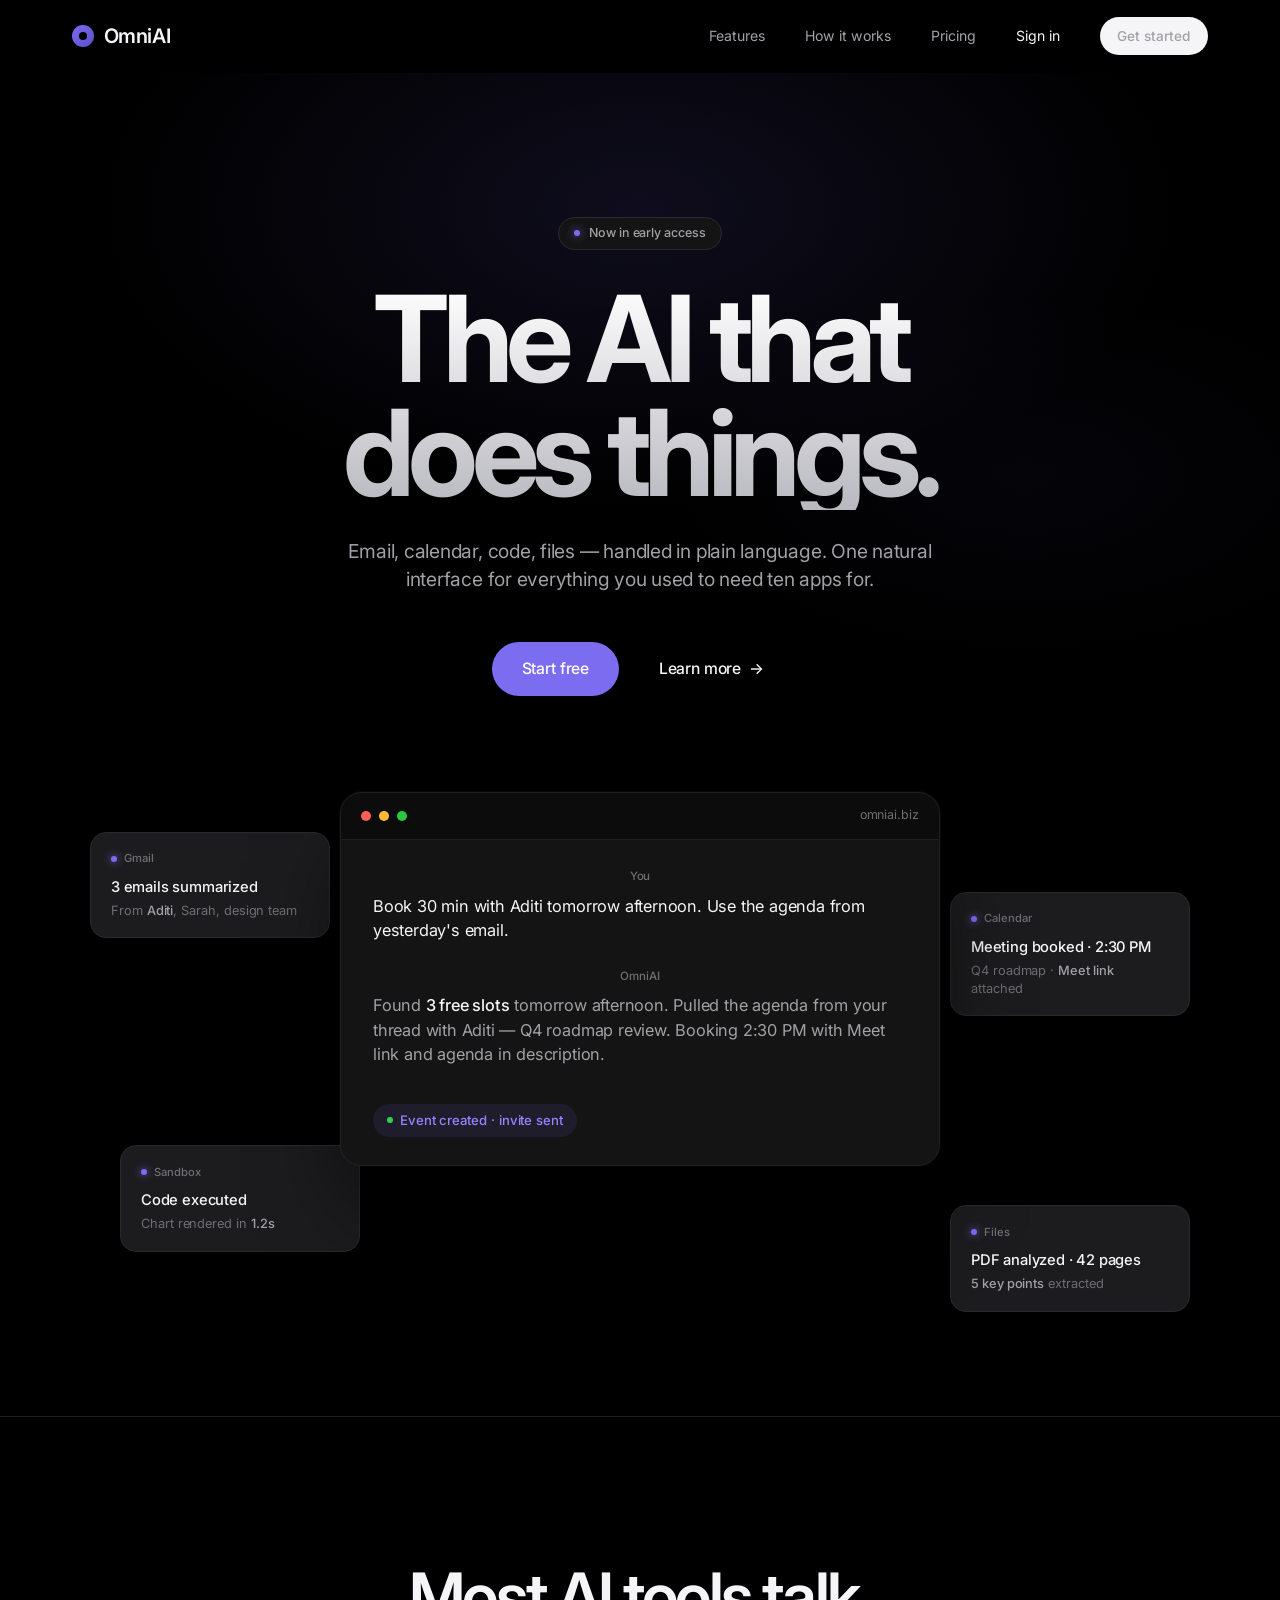
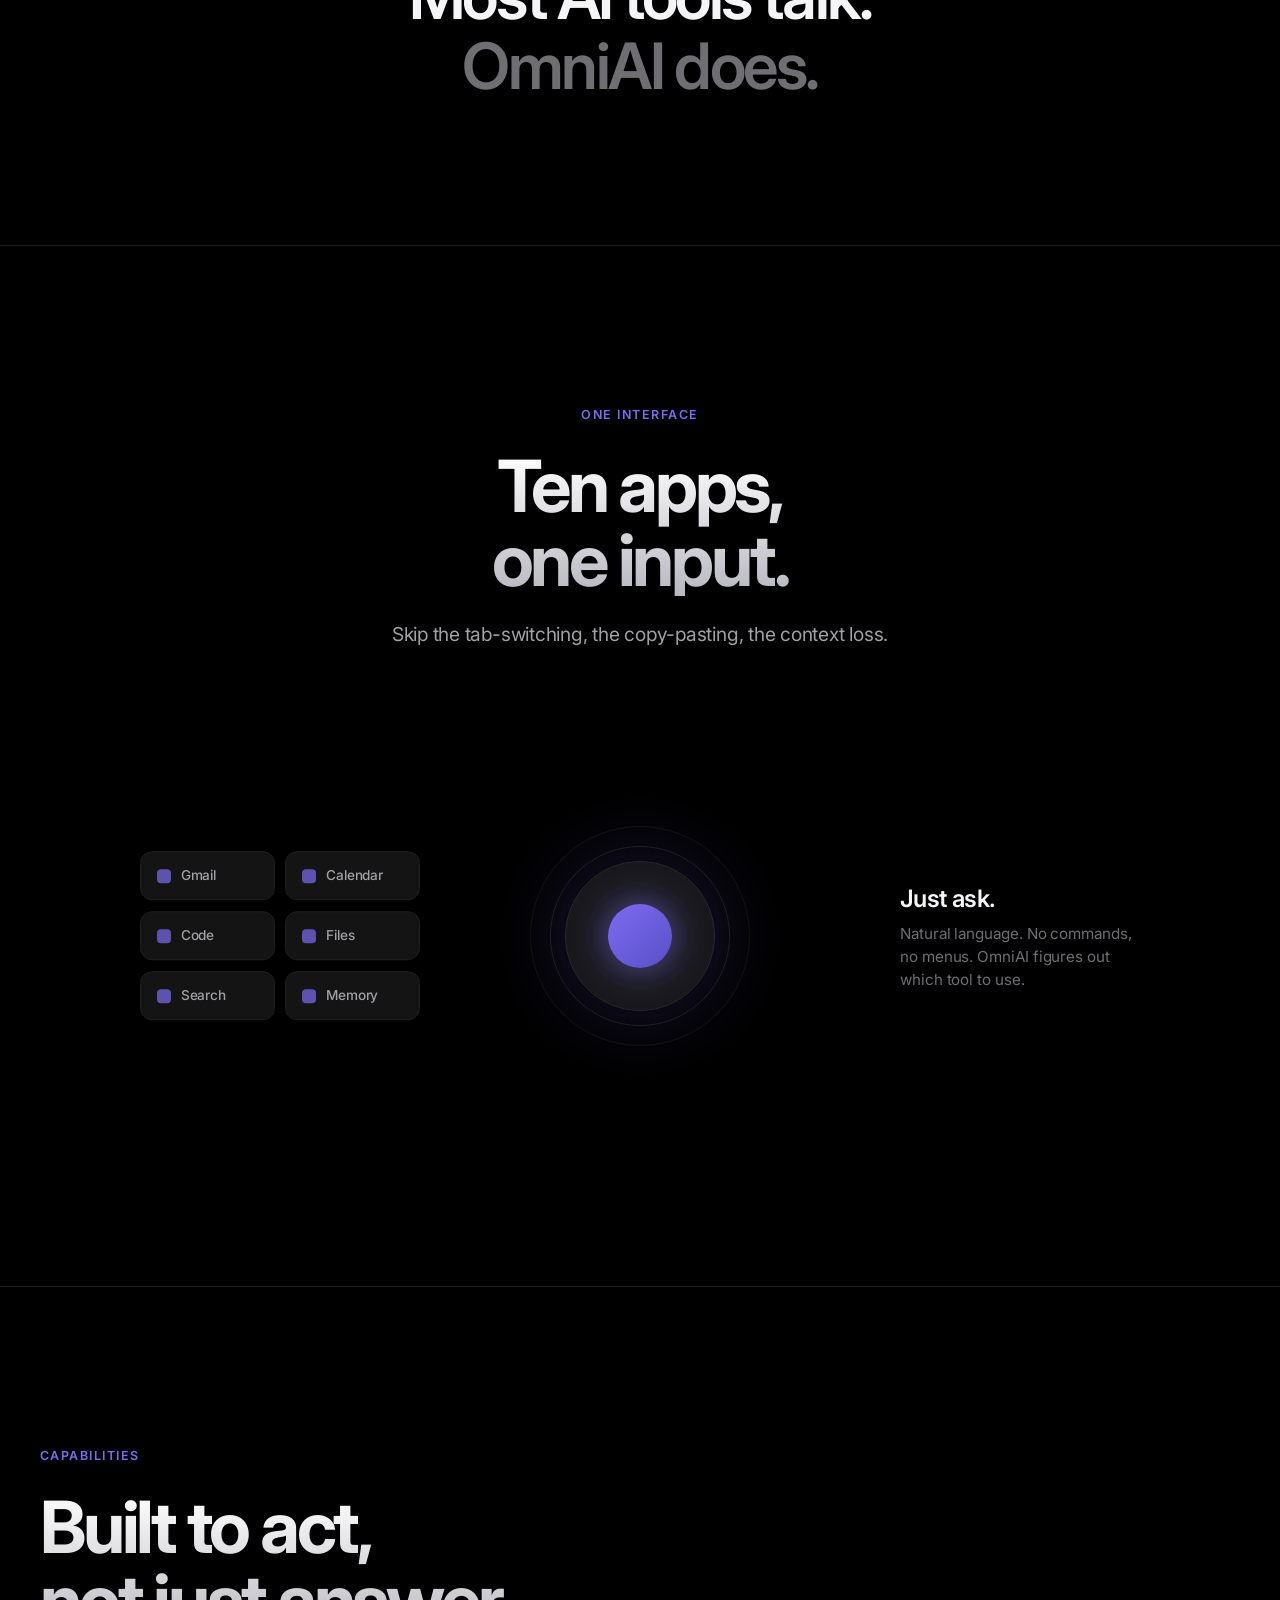
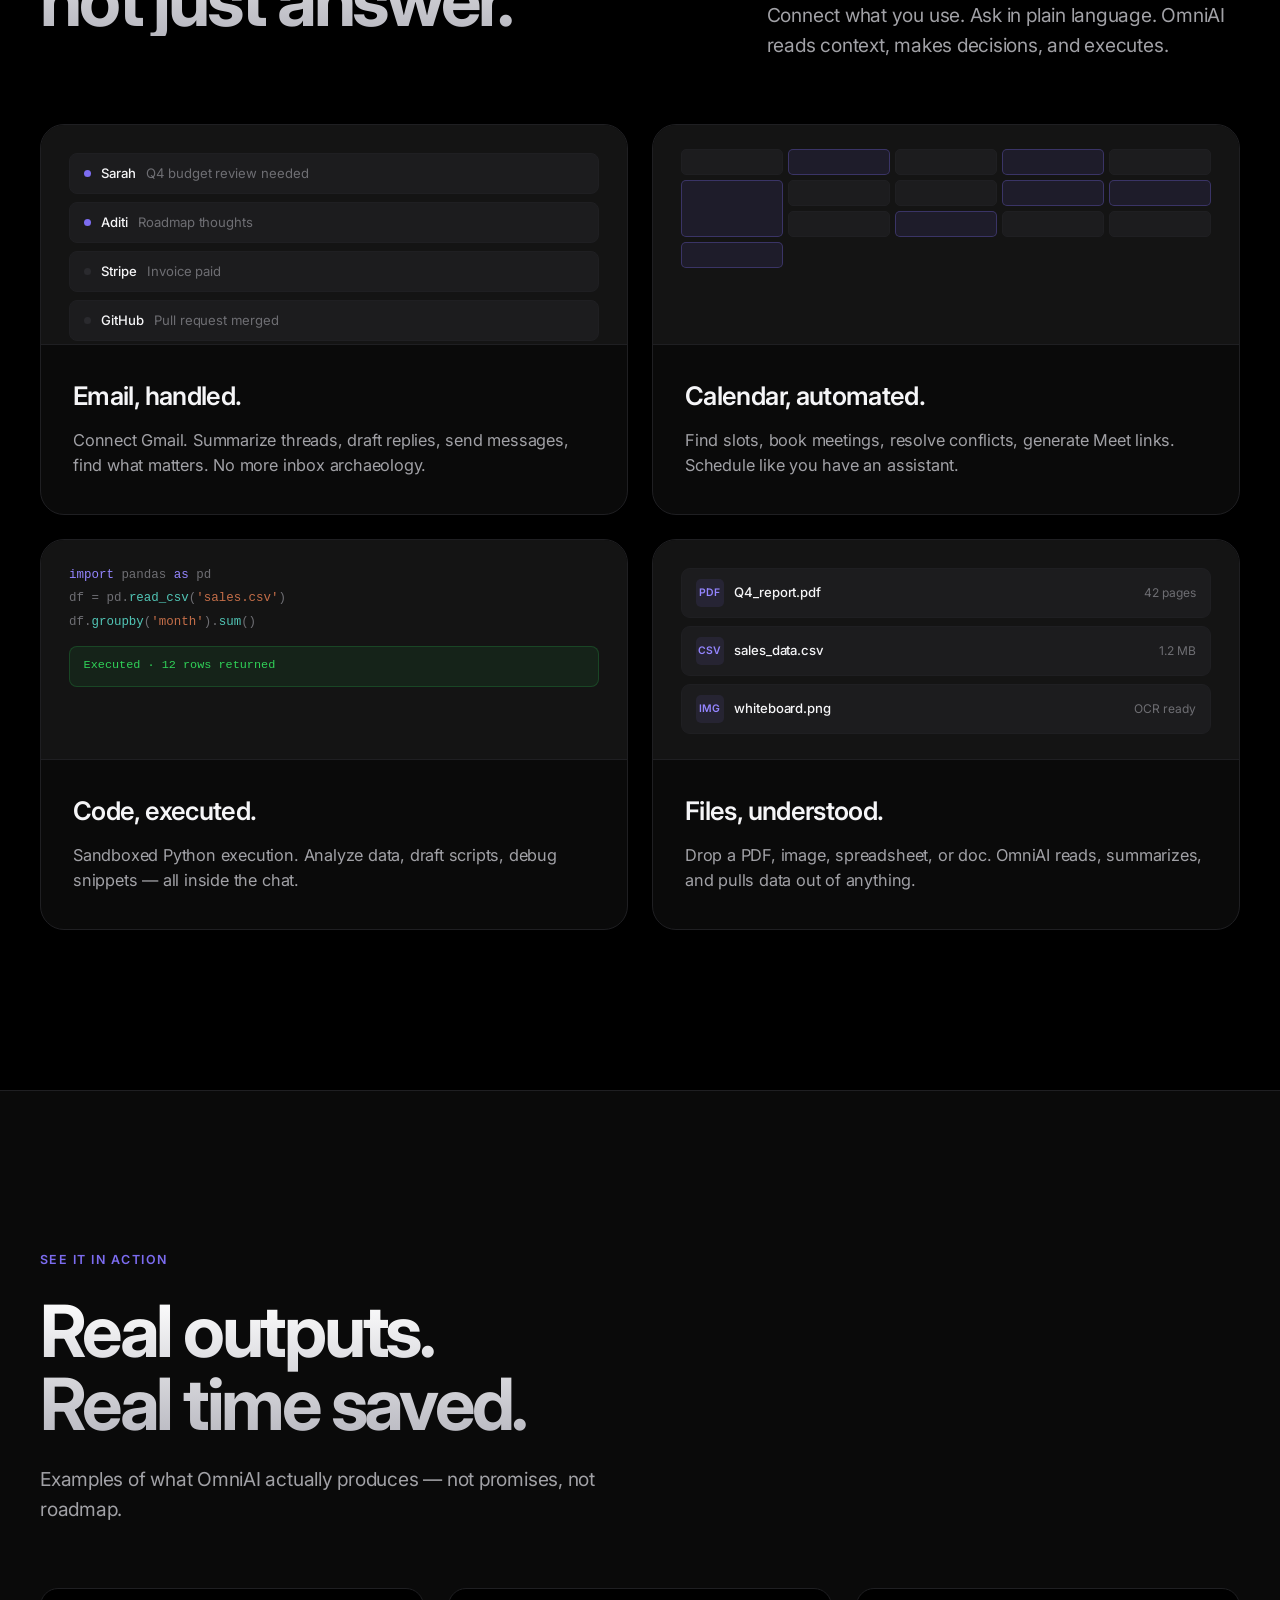
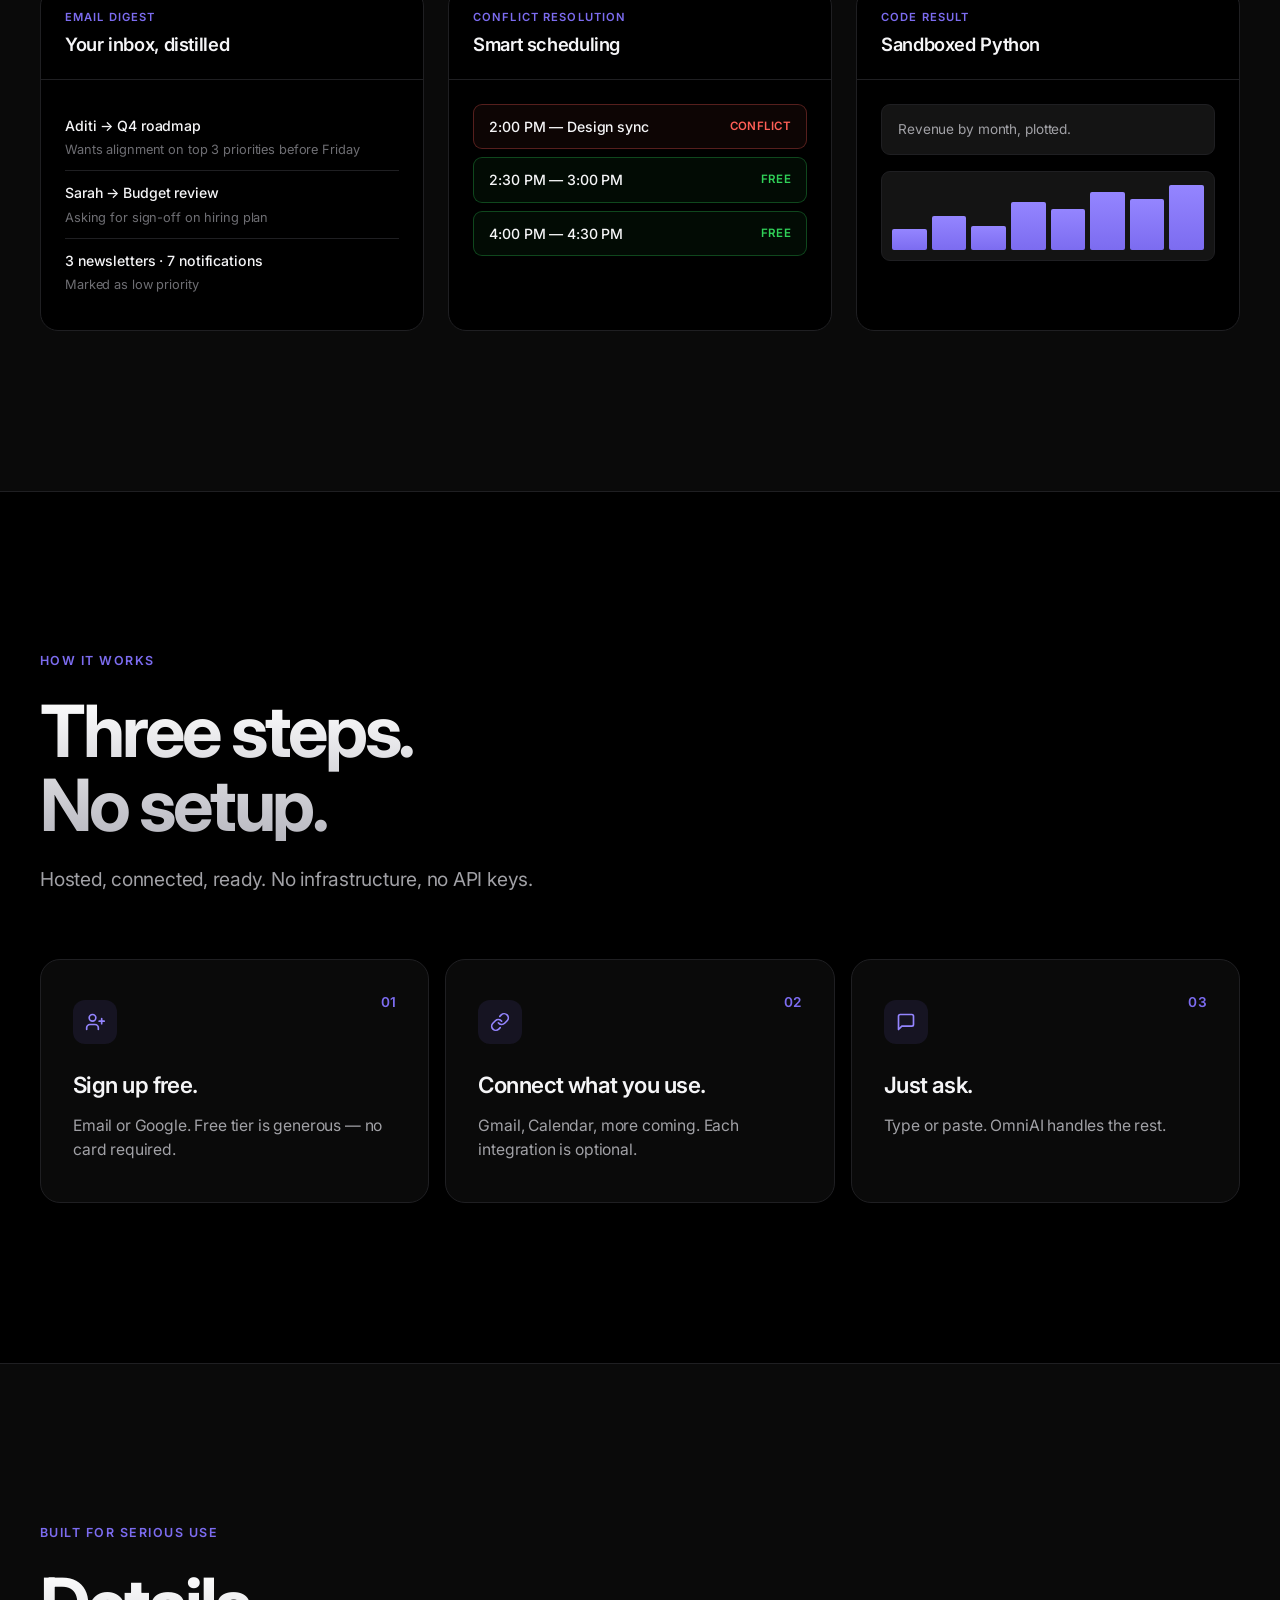
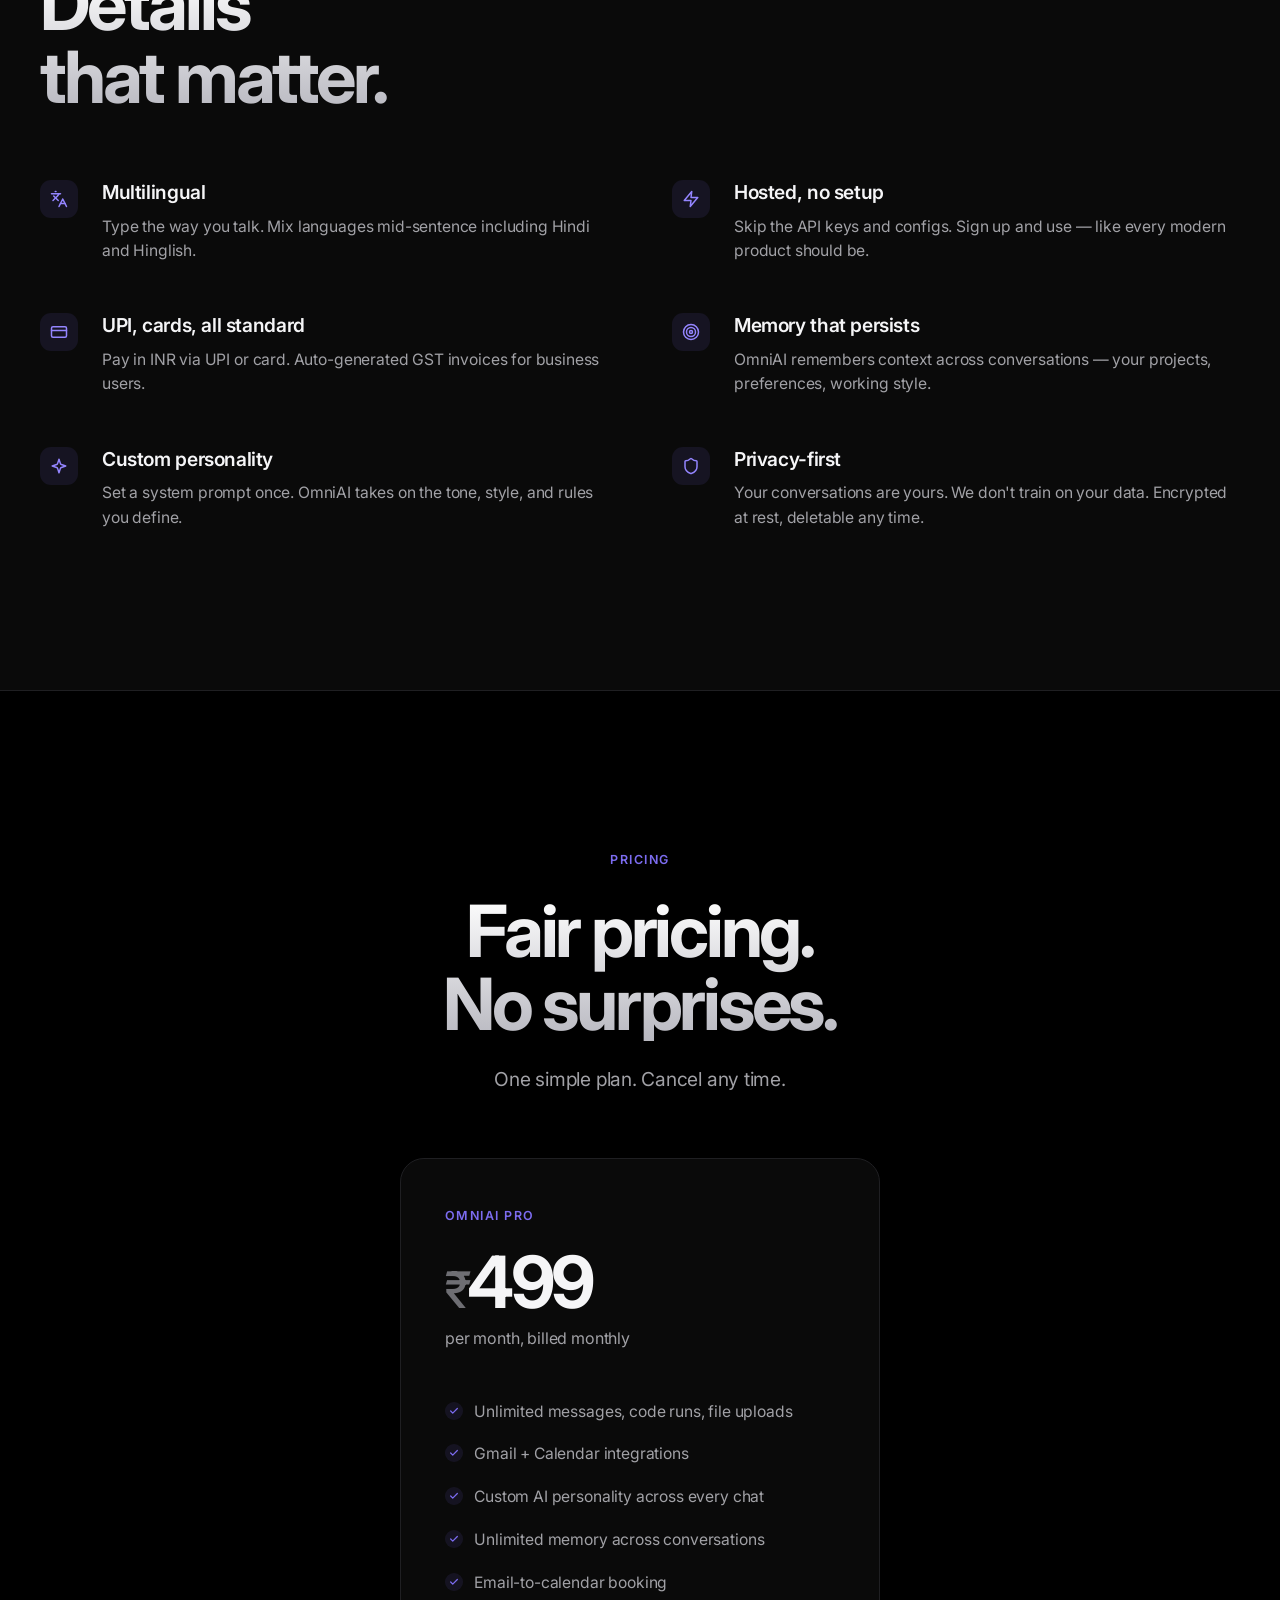
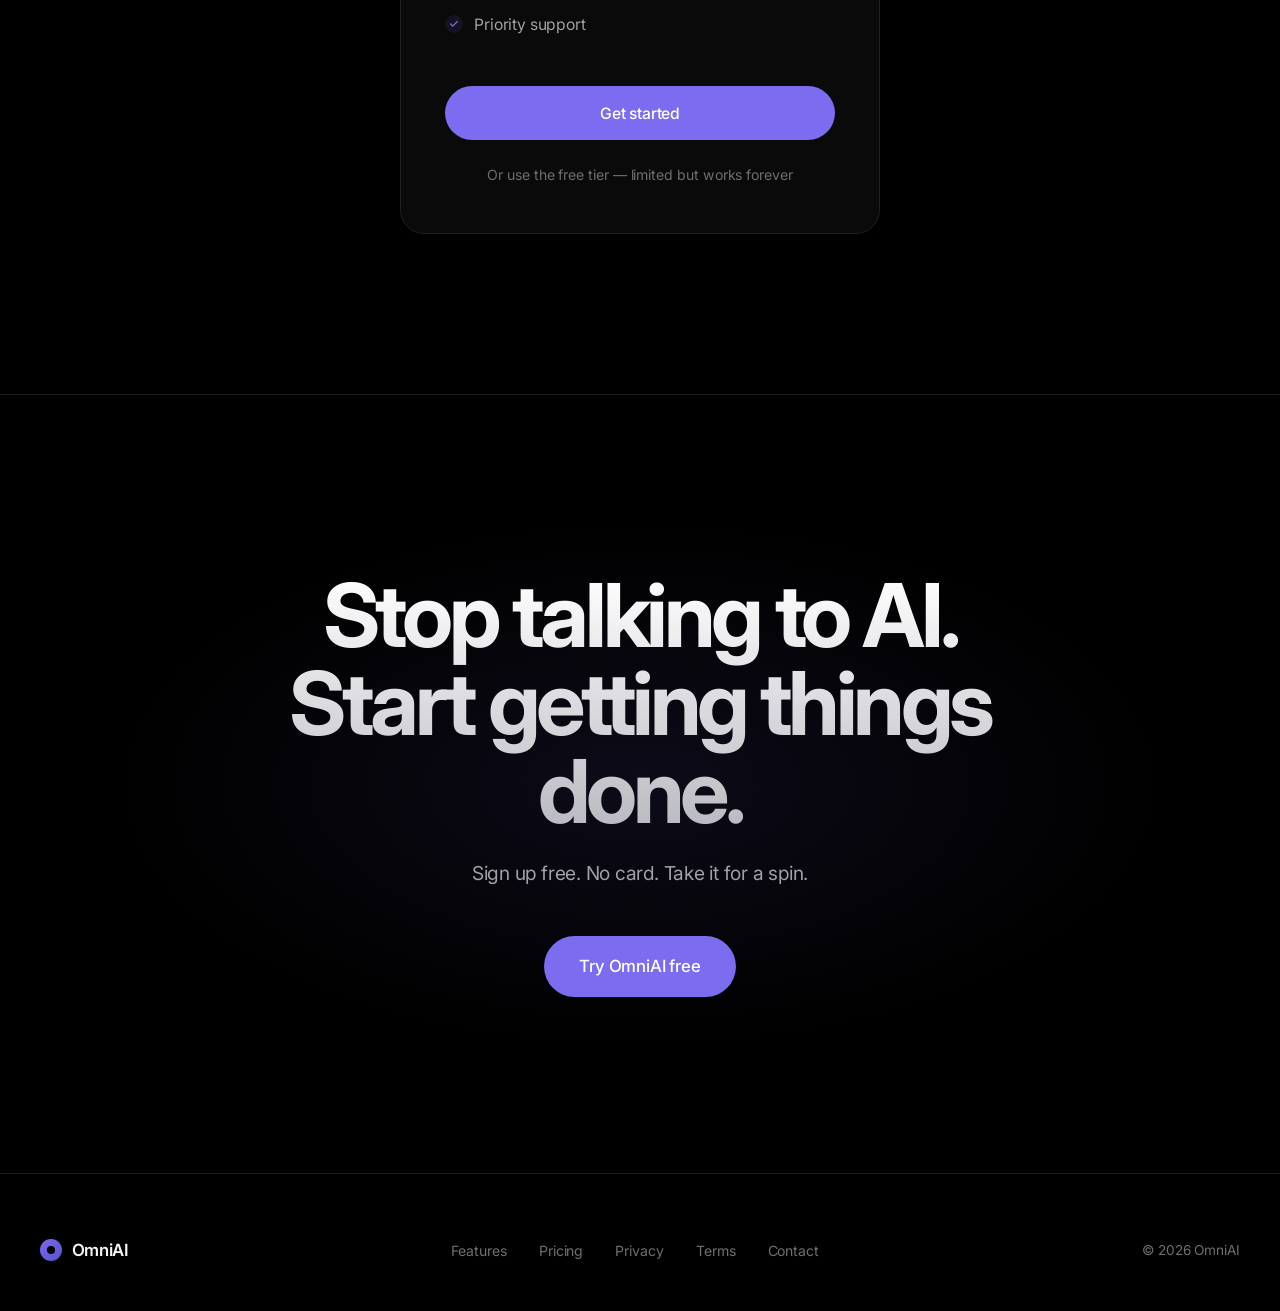
<file: frontend/index.html>
<!DOCTYPE html>
<html lang="en">
<head>
<meta charset="UTF-8">
<meta name="viewport" content="width=device-width, initial-scale=1.0">
<meta name="description" content="OmniAI is the AI that does things. Email, calendar, code, files — handled.">
<meta property="og:title" content="OmniAI — The AI that does things">
<meta property="og:description" content="One natural interface. Everything you used to need ten apps for.">
<title>OmniAI — The AI that does things</title>

<link rel="preconnect" href="https://fonts.googleapis.com">
<link rel="preconnect" href="https://fonts.gstatic.com" crossorigin>
<link href="https://fonts.googleapis.com/css2?family=Inter:wght@300;400;500;600;700;800;900&display=swap" rel="stylesheet">

<style>
:root {
    --bg: #000000;
    --bg-elev-1: #0a0a0a;
    --bg-elev-2: #141414;
    --bg-elev-3: #1c1c1e;
    --border: #1f1f22;
    --border-bright: #2a2a2e;
    --text: #f5f5f7;
    --text-2: #a1a1a6;
    --text-3: #6e6e73;
    --accent: #7c6cf0;
    --accent-bright: #9485ff;
    --accent-soft: rgba(124, 108, 240, 0.10);
    --success: #30d158;

    --font: 'Inter', -apple-system, BlinkMacSystemFont, 'SF Pro Display', system-ui, sans-serif;

    --container: 980px;
    --container-wide: 1200px;
}

* { margin: 0; padding: 0; box-sizing: border-box; }
html { scroll-behavior: smooth; }
body {
    font-family: var(--font);
    background: var(--bg);
    color: var(--text);
    line-height: 1.5;
    -webkit-font-smoothing: antialiased;
    -moz-osx-font-smoothing: grayscale;
    overflow-x: hidden;
}
a { color: inherit; text-decoration: none; }

nav {
    position: sticky;
    top: 0;
    z-index: 100;
    backdrop-filter: saturate(180%) blur(20px);
    -webkit-backdrop-filter: saturate(180%) blur(20px);
    background: rgba(0, 0, 0, 0.72);
    border-bottom: 1px solid transparent;
    transition: border-color 0.3s;
}
nav.scrolled { border-bottom-color: var(--border); }
.nav-inner {
    max-width: var(--container-wide);
    margin: 0 auto;
    padding: 1.05rem 2rem;
    display: flex;
    align-items: center;
    justify-content: space-between;
}
.logo {
    font-size: 1.25rem;
    font-weight: 600;
    letter-spacing: -0.02em;
    display: flex;
    align-items: center;
    gap: 0.6rem;
}
.logo-mark {
    width: 22px; height: 22px;
    border-radius: 50%;
    background: linear-gradient(135deg, var(--accent), #5a4fc7);
    position: relative;
}
.logo-mark::after {
    content: '';
    position: absolute;
    inset: 7px;
    background: var(--bg);
    border-radius: 50%;
}
.nav-links {
    display: flex;
    align-items: center;
    gap: 2.5rem;
    font-size: 0.88rem;
    font-weight: 400;
}
.nav-links a { color: var(--text-2); transition: color 0.2s; }
.nav-links a:hover { color: var(--text); }
.nav-cta {
    background: var(--text);
    color: var(--bg);
    padding: 0.55rem 1.1rem;
    border-radius: 980px;
    font-weight: 500;
    font-size: 0.85rem;
    transition: background 0.2s, transform 0.2s;
}
.nav-cta:hover { background: white; }
@media (max-width: 720px) {
    .nav-links a:not(.nav-cta):not(.sign-in-mobile) { display: none; }
}

.hero {
    padding: 9rem 2rem 4rem;
    text-align: center;
    position: relative;
    overflow: hidden;
}
.hero-bg {
    position: absolute;
    inset: 0;
    background:
        radial-gradient(ellipse 900px 500px at 50% 10%, rgba(124, 108, 240, 0.12), transparent 60%),
        radial-gradient(ellipse 600px 300px at 80% 30%, rgba(124, 108, 240, 0.04), transparent 60%);
    pointer-events: none;
}
.hero-inner { max-width: var(--container-wide); margin: 0 auto; position: relative; }
.hero-eyebrow {
    display: inline-flex;
    align-items: center;
    gap: 0.55rem;
    font-size: 0.78rem;
    font-weight: 500;
    color: var(--text-2);
    letter-spacing: -0.005em;
    margin-bottom: 2rem;
    padding: 0.4rem 0.95rem;
    border: 1px solid var(--border-bright);
    border-radius: 980px;
    background: var(--bg-elev-2);
    opacity: 0;
    animation: rise 0.7s 0.05s ease-out forwards;
}
.hero-eyebrow-dot {
    width: 6px; height: 6px;
    background: var(--accent);
    border-radius: 50%;
    box-shadow: 0 0 10px var(--accent);
    animation: pulse 2.2s ease-in-out infinite;
}
@keyframes pulse { 0%, 100% { opacity: 1; } 50% { opacity: 0.45; } }
.hero h1 {
    font-size: clamp(3.4rem, 10vw, 7.5rem);
    line-height: 0.95;
    font-weight: 700;
    letter-spacing: -0.055em;
    margin-bottom: 1.75rem;
    background: linear-gradient(180deg, #ffffff 0%, #b8b8c0 100%);
    -webkit-background-clip: text;
    -webkit-text-fill-color: transparent;
    background-clip: text;
    opacity: 0;
    animation: rise 0.8s 0.15s ease-out forwards;
}
.hero-sub {
    font-size: clamp(1.15rem, 1.5vw, 1.4rem);
    color: var(--text-2);
    max-width: 640px;
    margin: 0 auto 3rem;
    line-height: 1.45;
    font-weight: 400;
    letter-spacing: -0.012em;
    opacity: 0;
    animation: rise 0.8s 0.3s ease-out forwards;
}
.hero-cta-group {
    display: flex;
    align-items: center;
    justify-content: center;
    gap: 1rem;
    flex-wrap: wrap;
    opacity: 0;
    animation: rise 0.8s 0.45s ease-out forwards;
}
.btn-primary {
    background: var(--accent);
    color: white;
    padding: 0.95rem 1.85rem;
    border-radius: 980px;
    font-weight: 500;
    font-size: 0.98rem;
    border: none;
    cursor: pointer;
    display: inline-flex;
    align-items: center;
    gap: 0.5rem;
    letter-spacing: -0.01em;
    transition: background 0.2s, transform 0.15s;
    font-family: inherit;
}
.btn-primary:hover { background: var(--accent-bright); transform: translateY(-1px); }
.btn-secondary {
    color: var(--text);
    padding: 0.95rem 1.5rem;
    border-radius: 980px;
    font-weight: 500;
    font-size: 0.98rem;
    display: inline-flex;
    align-items: center;
    gap: 0.5rem;
    letter-spacing: -0.01em;
    background: transparent;
    transition: color 0.2s;
}
.btn-secondary:hover { color: var(--accent-bright); }
.btn-secondary::after { content: '→'; display: inline-block; transition: transform 0.2s; }
.btn-secondary:hover::after { transform: translateX(3px); }

.hero-stage {
    position: relative;
    margin: 6rem auto 0;
    max-width: 1100px;
    min-height: 560px;
    opacity: 0;
    animation: rise 1s 0.7s ease-out forwards;
}
@media (max-width: 900px) { .hero-stage { min-height: auto; padding: 0 1rem; } }
.chat-card {
    background: var(--bg-elev-2);
    border: 1px solid var(--border);
    border-radius: 22px;
    width: 600px;
    max-width: 100%;
    margin: 0 auto;
    position: relative;
    z-index: 5;
    box-shadow:
        0 50px 100px -20px rgba(0, 0, 0, 0.8),
        0 0 0 1px rgba(255, 255, 255, 0.04);
    overflow: hidden;
}
.chat-bar {
    display: flex;
    align-items: center;
    gap: 0.5rem;
    padding: 0.85rem 1.25rem;
    border-bottom: 1px solid var(--border);
    background: rgba(0, 0, 0, 0.4);
}
.chat-dot { width: 10px; height: 10px; border-radius: 50%; }
.chat-dot:nth-child(1) { background: #ff5f57; }
.chat-dot:nth-child(2) { background: #febc2e; }
.chat-dot:nth-child(3) { background: #28c840; }
.chat-bar-title { font-size: 0.78rem; color: var(--text-3); margin-left: auto; letter-spacing: -0.005em; }
.chat-body { padding: 1.8rem 2rem; }
.chat-msg { margin-bottom: 1.6rem; }
.chat-msg:last-child { margin-bottom: 0; }
.chat-msg-label {
    font-size: 0.72rem;
    color: var(--text-3);
    margin-bottom: 0.5rem;
    font-weight: 500;
    letter-spacing: -0.003em;
}
.chat-msg-text {
    font-size: 1.02rem;
    line-height: 1.5;
    text-align: left;
    letter-spacing: -0.012em;
}
.chat-msg-text.user { color: var(--text); }
.chat-msg-text.ai { color: var(--text-2); }
.chat-msg-text strong { color: var(--text); font-weight: 500; }
.chat-action {
    display: inline-flex;
    align-items: center;
    gap: 0.45rem;
    margin-top: 0.8rem;
    padding: 0.4rem 0.85rem;
    background: var(--accent-soft);
    border-radius: 980px;
    font-size: 0.82rem;
    color: var(--accent-bright);
    font-weight: 500;
    letter-spacing: -0.005em;
}
.chat-action::before {
    content: '';
    width: 6px; height: 6px;
    background: var(--success);
    border-radius: 50%;
}

.float-card {
    position: absolute;
    background: var(--bg-elev-3);
    border: 1px solid var(--border-bright);
    border-radius: 16px;
    padding: 1.1rem 1.25rem;
    box-shadow: 0 20px 60px -12px rgba(0, 0, 0, 0.7);
    z-index: 4;
    width: 240px;
    text-align: left;
    animation: floatY 7s ease-in-out infinite;
}
.float-card-label {
    font-size: 0.7rem;
    color: var(--text-3);
    margin-bottom: 0.55rem;
    font-weight: 500;
    letter-spacing: -0.003em;
    display: flex;
    align-items: center;
    gap: 0.45rem;
}
.float-card-label-dot {
    width: 6px; height: 6px;
    background: var(--accent);
    border-radius: 50%;
    box-shadow: 0 0 8px var(--accent);
}
.float-card.email { top: 40px; left: 0; animation-delay: 0s; }
.float-card.calendar { top: 100px; right: 0; animation-delay: -1.75s; }
.float-card.code { bottom: 100px; left: 30px; animation-delay: -3.5s; }
.float-card.file { bottom: 40px; right: 0; animation-delay: -5.25s; }
.float-card-title {
    font-weight: 500;
    color: var(--text);
    margin-bottom: 0.25rem;
    font-size: 0.92rem;
    letter-spacing: -0.012em;
}
.float-card-meta {
    font-size: 0.8rem;
    color: var(--text-3);
    line-height: 1.4;
    letter-spacing: -0.005em;
}
.float-card-meta strong { color: var(--text-2); font-weight: 500; }
@keyframes floatY { 0%, 100% { transform: translateY(0); } 50% { transform: translateY(-10px); } }
@media (max-width: 900px) { .float-card { display: none; } }
@keyframes rise { from { opacity: 0; transform: translateY(28px); } to { opacity: 1; transform: translateY(0); } }

section { padding: 10rem 2rem; position: relative; }
.section-inner { max-width: var(--container); margin: 0 auto; }
.section-wide { max-width: var(--container-wide); }

.eyebrow {
    font-size: 0.78rem;
    text-transform: uppercase;
    letter-spacing: 0.12em;
    color: var(--accent);
    font-weight: 600;
    margin-bottom: 1.5rem;
}
.section-title {
    font-size: clamp(2.5rem, 6vw, 4.5rem);
    line-height: 1.02;
    font-weight: 700;
    letter-spacing: -0.045em;
    margin-bottom: 1.5rem;
    background: linear-gradient(180deg, #ffffff 0%, #b8b8c0 100%);
    -webkit-background-clip: text;
    -webkit-text-fill-color: transparent;
    background-clip: text;
    max-width: 760px;
}
.section-sub {
    font-size: 1.2rem;
    color: var(--text-2);
    max-width: 600px;
    line-height: 1.55;
    letter-spacing: -0.012em;
    font-weight: 400;
}
.section-divider { border-top: 1px solid var(--border); }

.statement {
    text-align: center;
    padding: 9rem 2rem;
}
.statement-text {
    font-size: clamp(2.2rem, 5.5vw, 4rem);
    line-height: 1.1;
    letter-spacing: -0.04em;
    font-weight: 600;
    max-width: 880px;
    margin: 0 auto;
    color: var(--text);
}
.statement-text .muted { color: var(--text-3); }

.bridge { text-align: center; }
.bridge .section-title,
.bridge .section-sub { margin-left: auto; margin-right: auto; }
.bridge-visual { margin: 6rem auto 0; max-width: 1000px; height: 380px; position: relative; }
@media (max-width: 760px) { .bridge-visual { height: 520px; } }
.bridge-left {
    position: absolute;
    left: 0; top: 50%;
    transform: translateY(-50%);
    display: grid;
    grid-template-columns: repeat(2, 1fr);
    gap: 0.65rem;
    width: 280px;
}
@media (max-width: 760px) { .bridge-left { left: 50%; top: 20px; transform: translateX(-50%); } }
.app-chip {
    background: var(--bg-elev-2);
    border: 1px solid var(--border);
    border-radius: 12px;
    padding: 0.85rem 1rem;
    display: flex;
    align-items: center;
    gap: 0.6rem;
    font-size: 0.85rem;
    font-weight: 500;
    color: var(--text-2);
    letter-spacing: -0.005em;
    transition: border-color 0.3s, color 0.3s;
}
.app-chip:hover { border-color: var(--border-bright); color: var(--text); }
.app-chip:nth-child(odd) { animation: floatY 8s ease-in-out infinite; }
.app-chip:nth-child(even) { animation: floatY 8s ease-in-out infinite reverse; animation-delay: -2.5s; }
.app-chip-icon {
    width: 14px; height: 14px;
    border-radius: 4px;
    background: var(--accent);
    opacity: 0.7;
    flex-shrink: 0;
}
.bridge-center {
    position: absolute;
    left: 50%; top: 50%;
    transform: translate(-50%, -50%);
    width: 150px; height: 150px;
    border-radius: 50%;
    background: radial-gradient(circle, var(--bg-elev-3), var(--bg-elev-2));
    border: 1px solid var(--border-bright);
    display: flex;
    align-items: center;
    justify-content: center;
    box-shadow:
        0 0 80px rgba(124, 108, 240, 0.25),
        inset 0 0 40px rgba(124, 108, 240, 0.05);
    z-index: 3;
}
.bridge-center::before,
.bridge-center::after {
    content: '';
    position: absolute;
    inset: -16px;
    border-radius: 50%;
    border: 1px solid var(--border);
    pointer-events: none;
}
.bridge-center::after { inset: -36px; border-color: rgba(31, 31, 34, 0.6); }
.bridge-orb {
    width: 64px; height: 64px;
    border-radius: 50%;
    background: linear-gradient(135deg, var(--accent), #5a4fc7);
    box-shadow: 0 0 40px rgba(124, 108, 240, 0.7);
    animation: pulseOrb 3s ease-in-out infinite;
}
@keyframes pulseOrb {
    0%, 100% { box-shadow: 0 0 40px rgba(124, 108, 240, 0.7); }
    50% { box-shadow: 0 0 60px rgba(124, 108, 240, 1); }
}
.bridge-right {
    position: absolute;
    right: 0; top: 50%;
    transform: translateY(-50%);
    width: 240px;
    text-align: left;
}
@media (max-width: 760px) {
    .bridge-right { right: 50%; top: auto; bottom: 0; transform: translateX(50%); text-align: center; width: 280px; }
}
.bridge-right-title {
    font-size: 1.5rem;
    font-weight: 600;
    color: var(--text);
    margin-bottom: 0.4rem;
    letter-spacing: -0.025em;
}
.bridge-right-desc {
    color: var(--text-3);
    font-size: 0.95rem;
    line-height: 1.5;
    letter-spacing: -0.005em;
}

.features-header {
    display: grid;
    grid-template-columns: 1.4fr 1fr;
    gap: 4rem;
    align-items: end;
    margin-bottom: 4rem;
}
@media (max-width: 800px) { .features-header { grid-template-columns: 1fr; gap: 1.5rem; } }
.features-grid { display: grid; grid-template-columns: repeat(2, 1fr); gap: 1.5rem; }
@media (max-width: 720px) { .features-grid { grid-template-columns: 1fr; } }
.feature {
    background: var(--bg-elev-1);
    border: 1px solid var(--border);
    border-radius: 24px;
    overflow: hidden;
    transition: border-color 0.3s, transform 0.3s;
}
.feature:hover { border-color: var(--border-bright); transform: translateY(-3px); }
.feature-illustration {
    height: 220px;
    background: var(--bg-elev-2);
    border-bottom: 1px solid var(--border);
    position: relative;
    overflow: hidden;
}
.feature-content { padding: 2rem 2rem 2.25rem; }
.feature-title {
    font-size: 1.6rem;
    font-weight: 600;
    letter-spacing: -0.025em;
    margin-bottom: 0.75rem;
}
.feature-desc {
    color: var(--text-2);
    font-size: 1.02rem;
    line-height: 1.55;
    letter-spacing: -0.012em;
}

.illus-email { padding: 1.75rem 1.75rem 0; }
.email-line {
    display: flex;
    align-items: center;
    gap: 0.65rem;
    padding: 0.6rem 0.85rem;
    background: var(--bg-elev-3);
    border-radius: 8px;
    margin-bottom: 0.5rem;
    font-size: 0.82rem;
    border: 1px solid var(--border);
}
.email-dot {
    width: 7px; height: 7px;
    border-radius: 50%;
    background: var(--accent);
    flex-shrink: 0;
}
.email-line.read .email-dot { background: var(--border-bright); }
.email-from { color: var(--text); font-weight: 500; letter-spacing: -0.005em; }
.email-subj {
    color: var(--text-3);
    flex: 1;
    white-space: nowrap;
    overflow: hidden;
    text-overflow: ellipsis;
    letter-spacing: -0.005em;
}

.illus-cal {
    padding: 1.5rem 1.75rem 0;
    display: grid;
    grid-template-columns: repeat(5, 1fr);
    gap: 5px;
}
.cal-cell {
    height: 26px;
    background: var(--bg-elev-3);
    border-radius: 5px;
    border: 1px solid var(--border);
}
.cal-cell.event {
    background: var(--accent-soft);
    border-color: rgba(124, 108, 240, 0.3);
}
.cal-cell.event.tall { height: 57px; grid-row: span 2; }

.illus-code {
    padding: 1.5rem 1.75rem 0;
    font-family: 'SF Mono', Menlo, monospace;
    font-size: 0.78rem;
    line-height: 1.85;
    color: var(--text-3);
}
.code-kw { color: var(--accent-bright); }
.code-fn { color: #5ce4d2; opacity: 0.85; }
.code-str { color: #ff8c5a; opacity: 0.75; }
.code-output {
    margin-top: 0.75rem;
    padding: 0.55rem 0.85rem;
    background: rgba(48, 209, 88, 0.08);
    border: 1px solid rgba(48, 209, 88, 0.2);
    border-radius: 8px;
    color: var(--success);
    font-size: 0.74rem;
}

.illus-file {
    padding: 1.75rem 1.75rem 0;
    display: flex;
    flex-direction: column;
    gap: 0.55rem;
}
.file-row {
    background: var(--bg-elev-3);
    border: 1px solid var(--border);
    border-radius: 9px;
    padding: 0.6rem 0.85rem;
    display: flex;
    align-items: center;
    gap: 0.65rem;
    font-size: 0.82rem;
}
.file-icon-mini {
    width: 28px; height: 28px;
    border-radius: 5px;
    background: var(--accent-soft);
    color: var(--accent-bright);
    display: flex;
    align-items: center;
    justify-content: center;
    font-size: 0.65rem;
    font-weight: 600;
    letter-spacing: 0.02em;
}
.file-name { color: var(--text); font-weight: 500; letter-spacing: -0.005em; }
.file-meta { color: var(--text-3); margin-left: auto; font-size: 0.75rem; }

.showcase { background: var(--bg-elev-1); }
.showcase-grid {
    margin-top: 4rem;
    display: grid;
    grid-template-columns: repeat(3, 1fr);
    gap: 1.5rem;
}
@media (max-width: 900px) { .showcase-grid { grid-template-columns: 1fr; } }
.shot {
    background: var(--bg);
    border: 1px solid var(--border);
    border-radius: 18px;
    overflow: hidden;
    transition: border-color 0.3s, transform 0.3s;
}
.shot:hover { border-color: var(--border-bright); transform: translateY(-3px); }
.shot-header { padding: 1.25rem 1.5rem; border-bottom: 1px solid var(--border); }
.shot-label {
    font-size: 0.7rem;
    text-transform: uppercase;
    letter-spacing: 0.1em;
    color: var(--accent);
    font-weight: 600;
    margin-bottom: 0.3rem;
}
.shot-title {
    font-size: 1.15rem;
    color: var(--text);
    font-weight: 600;
    letter-spacing: -0.02em;
}
.shot-body { padding: 1.5rem; min-height: 240px; }
.digest-line {
    padding: 0.7rem 0;
    border-bottom: 1px solid var(--border);
    font-size: 0.88rem;
    letter-spacing: -0.008em;
}
.digest-line:last-child { border-bottom: none; }
.digest-line strong { color: var(--text); font-weight: 500; }
.digest-line span { color: var(--text-3); display: block; font-size: 0.8rem; margin-top: 0.25rem; }

.shot-slot {
    padding: 0.7rem 0.95rem;
    background: var(--bg-elev-2);
    border: 1px solid var(--border);
    border-radius: 9px;
    margin-bottom: 0.5rem;
    font-size: 0.88rem;
    display: flex;
    justify-content: space-between;
    align-items: center;
    letter-spacing: -0.008em;
}
.shot-slot.good { border-color: rgba(48, 209, 88, 0.3); background: rgba(48, 209, 88, 0.05); }
.shot-slot.bad { border-color: rgba(255, 95, 87, 0.3); background: rgba(255, 95, 87, 0.05); }
.shot-slot-time { color: var(--text); font-weight: 500; }
.shot-slot-tag { font-size: 0.72rem; font-weight: 600; letter-spacing: 0.02em; }
.shot-slot.good .shot-slot-tag { color: var(--success); }
.shot-slot.bad .shot-slot-tag { color: #ff5f57; }

.shot-code-block {
    background: var(--bg-elev-2);
    padding: 0.9rem 1rem;
    border-radius: 9px;
    border: 1px solid var(--border);
    margin-bottom: 1rem;
    color: var(--text-2);
    font-size: 0.85rem;
    letter-spacing: -0.008em;
}
.shot-chart {
    height: 90px;
    background: var(--bg-elev-2);
    border-radius: 9px;
    border: 1px solid var(--border);
    padding: 10px;
    display: flex;
    align-items: flex-end;
    gap: 5px;
}
.bar {
    flex: 1;
    background: linear-gradient(180deg, var(--accent-bright), var(--accent));
    border-radius: 2px;
}

.how-steps {
    margin-top: 4rem;
    display: grid;
    grid-template-columns: repeat(3, 1fr);
    gap: 1rem;
    counter-reset: step;
}
@media (max-width: 800px) { .how-steps { grid-template-columns: 1fr; gap: 1.5rem; } }
.step {
    padding: 2.5rem 2rem;
    border: 1px solid var(--border);
    border-radius: 20px;
    background: var(--bg-elev-1);
    position: relative;
    counter-increment: step;
    transition: border-color 0.3s, transform 0.3s;
}
.step:hover { border-color: var(--border-bright); transform: translateY(-2px); }
.step::before {
    content: counter(step, decimal-leading-zero);
    position: absolute;
    top: 2rem;
    right: 2rem;
    font-size: 0.85rem;
    color: var(--accent);
    font-weight: 600;
    letter-spacing: 0.02em;
}
.step-icon {
    width: 44px; height: 44px;
    border-radius: 12px;
    background: var(--accent-soft);
    display: flex;
    align-items: center;
    justify-content: center;
    margin-bottom: 1.5rem;
}
.step-title {
    font-size: 1.4rem;
    font-weight: 600;
    letter-spacing: -0.025em;
    margin-bottom: 0.75rem;
}
.step-desc {
    color: var(--text-2);
    font-size: 0.98rem;
    line-height: 1.55;
    letter-spacing: -0.01em;
}

.capabilities { background: var(--bg-elev-1); }
.cap-grid {
    margin-top: 4rem;
    display: grid;
    grid-template-columns: repeat(2, 1fr);
    gap: 3rem 4rem;
}
@media (max-width: 800px) { .cap-grid { grid-template-columns: 1fr; gap: 2.5rem; } }
.cap-item { display: flex; gap: 1.5rem; align-items: flex-start; }
.cap-marker {
    flex-shrink: 0;
    width: 38px; height: 38px;
    border-radius: 11px;
    background: var(--accent-soft);
    display: flex;
    align-items: center;
    justify-content: center;
    color: var(--accent-bright);
    margin-top: 2px;
}
.cap-content h4 {
    font-size: 1.2rem;
    font-weight: 600;
    margin-bottom: 0.5rem;
    letter-spacing: -0.02em;
}
.cap-content p {
    color: var(--text-2);
    font-size: 0.98rem;
    line-height: 1.55;
    letter-spacing: -0.01em;
}

.pricing-teaser { text-align: center; }
.pricing-teaser .section-title,
.pricing-teaser .section-sub { margin-left: auto; margin-right: auto; }
.pricing-card {
    margin-top: 4rem;
    max-width: 480px;
    margin-left: auto;
    margin-right: auto;
    background: var(--bg-elev-1);
    border: 1px solid var(--border);
    border-radius: 24px;
    padding: 3rem 2.75rem;
    text-align: left;
    transition: border-color 0.3s, transform 0.3s;
}
.pricing-card:hover { border-color: var(--border-bright); transform: translateY(-3px); }
.pricing-label {
    font-size: 0.78rem;
    text-transform: uppercase;
    letter-spacing: 0.12em;
    color: var(--accent);
    font-weight: 600;
    margin-bottom: 1.25rem;
}
.pricing-amount {
    font-size: 4.5rem;
    font-weight: 700;
    letter-spacing: -0.05em;
    line-height: 1;
    margin-bottom: 0.5rem;
}
.pricing-amount-currency { color: var(--text-3); font-weight: 500; font-size: 0.7em; }
.pricing-period {
    color: var(--text-2);
    font-size: 1rem;
    margin-bottom: 2.5rem;
    letter-spacing: -0.01em;
}
.pricing-features { list-style: none; padding: 0; margin-bottom: 2.5rem; }
.pricing-features li {
    padding: 0.6rem 0;
    color: var(--text-2);
    font-size: 0.98rem;
    display: flex;
    align-items: flex-start;
    gap: 0.7rem;
    letter-spacing: -0.01em;
}
.pricing-features li::before {
    content: '';
    width: 18px; height: 18px;
    border-radius: 50%;
    background: var(--accent-soft);
    background-image: url("data:image/svg+xml,%3Csvg xmlns='http://www.w3.org/2000/svg' viewBox='0 0 24 24' fill='none' stroke='%237c6cf0' stroke-width='3' stroke-linecap='round' stroke-linejoin='round'%3E%3Cpolyline points='20 6 9 17 4 12'/%3E%3C/svg%3E");
    background-repeat: no-repeat;
    background-position: center;
    background-size: 10px;
    flex-shrink: 0;
    margin-top: 2px;
}
.pricing-free-note {
    margin-top: 1.5rem;
    text-align: center;
    font-size: 0.88rem;
    color: var(--text-3);
    letter-spacing: -0.005em;
}

.final-cta {
    text-align: center;
    padding: 11rem 2rem;
    position: relative;
    overflow: hidden;
}
.final-cta::before {
    content: '';
    position: absolute;
    inset: 0;
    background: radial-gradient(ellipse 800px 400px at 50% 50%, var(--accent-soft), transparent 65%);
    pointer-events: none;
}
.final-cta > * { position: relative; }
.final-cta-title {
    font-size: clamp(2.8rem, 7vw, 5.5rem);
    line-height: 1;
    letter-spacing: -0.05em;
    font-weight: 700;
    max-width: 880px;
    margin: 0 auto 1.5rem;
    background: linear-gradient(180deg, #ffffff 0%, #b8b8c0 100%);
    -webkit-background-clip: text;
    -webkit-text-fill-color: transparent;
    background-clip: text;
}
.final-cta-sub {
    color: var(--text-2);
    font-size: 1.2rem;
    max-width: 500px;
    margin: 0 auto 3rem;
    line-height: 1.5;
    letter-spacing: -0.012em;
}

footer {
    border-top: 1px solid var(--border);
    padding: 4rem 2rem 3rem;
    background: var(--bg);
}
.footer-inner {
    max-width: var(--container-wide);
    margin: 0 auto;
    display: flex;
    justify-content: space-between;
    align-items: center;
    flex-wrap: wrap;
    gap: 1.5rem;
}
.footer-links {
    display: flex;
    gap: 2rem;
    font-size: 0.88rem;
    color: var(--text-3);
    flex-wrap: wrap;
    letter-spacing: -0.005em;
}
.footer-links a { transition: color 0.2s; }
.footer-links a:hover { color: var(--text); }
.footer-copy { font-size: 0.85rem; color: var(--text-3); letter-spacing: -0.005em; }

.reveal {
    opacity: 0;
    transform: translateY(32px);
    transition: opacity 1s ease-out, transform 1s ease-out;
}
.reveal.visible {
    opacity: 1;
    transform: translateY(0);
}
</style>
    <script src="js/analytics.js?v=1"></script>
</head>
<body>

<nav id="nav">
    <div class="nav-inner">
        <a href="#" class="logo">
            <span class="logo-mark"></span>
            OmniAI
        </a>
        <div class="nav-links">
            <a href="#features">Features</a>
            <a href="#how">How it works</a>
            <a href="#pricing">Pricing</a>
            <a href="/login.html" class="sign-in-mobile" style="color: var(--text);">Sign in</a>
            <a href="/login.html" class="nav-cta">Get started</a>
        </div>
    </div>
</nav>

<main>

<section class="hero">
    <div class="hero-bg"></div>
    <div class="hero-inner">
        <span class="hero-eyebrow">
            <span class="hero-eyebrow-dot"></span>
            Now in early access
        </span>
        <h1>The AI that<br>does things.</h1>
        <p class="hero-sub">
            Email, calendar, code, files — handled in plain language. One natural interface for everything you used to need ten apps for.
        </p>
        <div class="hero-cta-group">
            <a href="/login.html" class="btn-primary">Start free</a>
            <a href="#features" class="btn-secondary">Learn more</a>
        </div>

        <div class="hero-stage">
            <div class="float-card email">
                <div class="float-card-label"><span class="float-card-label-dot"></span>Gmail</div>
                <div class="float-card-title">3 emails summarized</div>
                <div class="float-card-meta">From <strong>Aditi</strong>, Sarah, design team</div>
            </div>
            <div class="float-card calendar">
                <div class="float-card-label"><span class="float-card-label-dot"></span>Calendar</div>
                <div class="float-card-title">Meeting booked · 2:30 PM</div>
                <div class="float-card-meta">Q4 roadmap · <strong>Meet link</strong> attached</div>
            </div>
            <div class="float-card code">
                <div class="float-card-label"><span class="float-card-label-dot"></span>Sandbox</div>
                <div class="float-card-title">Code executed</div>
                <div class="float-card-meta">Chart rendered in <strong>1.2s</strong></div>
            </div>
            <div class="float-card file">
                <div class="float-card-label"><span class="float-card-label-dot"></span>Files</div>
                <div class="float-card-title">PDF analyzed · 42 pages</div>
                <div class="float-card-meta"><strong>5 key points</strong> extracted</div>
            </div>

            <div class="chat-card">
                <div class="chat-bar">
                    <span class="chat-dot"></span>
                    <span class="chat-dot"></span>
                    <span class="chat-dot"></span>
                    <span class="chat-bar-title">omniai.biz</span>
                </div>
                <div class="chat-body">
                    <div class="chat-msg">
                        <div class="chat-msg-label">You</div>
                        <div class="chat-msg-text user">Book 30 min with Aditi tomorrow afternoon. Use the agenda from yesterday's email.</div>
                    </div>
                    <div class="chat-msg">
                        <div class="chat-msg-label">OmniAI</div>
                        <div class="chat-msg-text ai">
                            Found <strong>3 free slots</strong> tomorrow afternoon. Pulled the agenda from your thread with Aditi — Q4 roadmap review. Booking 2:30 PM with Meet link and agenda in description.
                            <br><br>
                            <span class="chat-action">Event created · invite sent</span>
                        </div>
                    </div>
                </div>
            </div>
        </div>
    </div>
</section>

<div class="statement reveal section-divider">
    <p class="statement-text">
        Most AI tools talk.<br>
        <span class="muted">OmniAI does.</span>
    </p>
</div>

<section class="bridge reveal section-divider">
    <div class="section-inner section-wide">
        <div class="eyebrow">One interface</div>
        <h2 class="section-title">Ten apps,<br>one input.</h2>
        <p class="section-sub" style="margin-left: auto; margin-right: auto; text-align: center;">
            Skip the tab-switching, the copy-pasting, the context loss.
        </p>

        <div class="bridge-visual">
            <div class="bridge-left">
                <div class="app-chip"><span class="app-chip-icon"></span>Gmail</div>
                <div class="app-chip"><span class="app-chip-icon"></span>Calendar</div>
                <div class="app-chip"><span class="app-chip-icon"></span>Code</div>
                <div class="app-chip"><span class="app-chip-icon"></span>Files</div>
                <div class="app-chip"><span class="app-chip-icon"></span>Search</div>
                <div class="app-chip"><span class="app-chip-icon"></span>Memory</div>
            </div>
            <div class="bridge-center">
                <div class="bridge-orb"></div>
            </div>
            <div class="bridge-right">
                <div class="bridge-right-title">Just ask.</div>
                <div class="bridge-right-desc">Natural language. No commands, no menus. OmniAI figures out which tool to use.</div>
            </div>
        </div>
    </div>
</section>

<section id="features" class="reveal section-divider">
    <div class="section-inner section-wide">
        <div class="features-header">
            <div>
                <div class="eyebrow">Capabilities</div>
                <h2 class="section-title">Built to act,<br>not just answer.</h2>
            </div>
            <p class="section-sub">
                Connect what you use. Ask in plain language. OmniAI reads context, makes decisions, and executes.
            </p>
        </div>

        <div class="features-grid">
            <div class="feature">
                <div class="feature-illustration">
                    <div class="illus-email">
                        <div class="email-line"><span class="email-dot"></span><span class="email-from">Sarah</span><span class="email-subj">Q4 budget review needed</span></div>
                        <div class="email-line"><span class="email-dot"></span><span class="email-from">Aditi</span><span class="email-subj">Roadmap thoughts</span></div>
                        <div class="email-line read"><span class="email-dot"></span><span class="email-from">Stripe</span><span class="email-subj">Invoice paid</span></div>
                        <div class="email-line read"><span class="email-dot"></span><span class="email-from">GitHub</span><span class="email-subj">Pull request merged</span></div>
                    </div>
                </div>
                <div class="feature-content">
                    <h3 class="feature-title">Email, handled.</h3>
                    <p class="feature-desc">Connect Gmail. Summarize threads, draft replies, send messages, find what matters. No more inbox archaeology.</p>
                </div>
            </div>

            <div class="feature">
                <div class="feature-illustration">
                    <div class="illus-cal">
                        <div class="cal-cell"></div><div class="cal-cell event"></div><div class="cal-cell"></div><div class="cal-cell event"></div><div class="cal-cell"></div>
                        <div class="cal-cell event tall"></div><div class="cal-cell"></div><div class="cal-cell"></div><div class="cal-cell event"></div><div class="cal-cell event"></div>
                        <div class="cal-cell"></div><div class="cal-cell event"></div><div class="cal-cell"></div><div class="cal-cell"></div><div class="cal-cell event"></div>
                    </div>
                </div>
                <div class="feature-content">
                    <h3 class="feature-title">Calendar, automated.</h3>
                    <p class="feature-desc">Find slots, book meetings, resolve conflicts, generate Meet links. Schedule like you have an assistant.</p>
                </div>
            </div>

            <div class="feature">
                <div class="feature-illustration">
                    <div class="illus-code">
                        <div><span class="code-kw">import</span> pandas <span class="code-kw">as</span> pd</div>
                        <div>df = pd.<span class="code-fn">read_csv</span>(<span class="code-str">'sales.csv'</span>)</div>
                        <div>df.<span class="code-fn">groupby</span>(<span class="code-str">'month'</span>).<span class="code-fn">sum</span>()</div>
                        <div class="code-output">Executed · 12 rows returned</div>
                    </div>
                </div>
                <div class="feature-content">
                    <h3 class="feature-title">Code, executed.</h3>
                    <p class="feature-desc">Sandboxed Python execution. Analyze data, draft scripts, debug snippets — all inside the chat.</p>
                </div>
            </div>

            <div class="feature">
                <div class="feature-illustration">
                    <div class="illus-file">
                        <div class="file-row"><span class="file-icon-mini">PDF</span><span class="file-name">Q4_report.pdf</span><span class="file-meta">42 pages</span></div>
                        <div class="file-row"><span class="file-icon-mini">CSV</span><span class="file-name">sales_data.csv</span><span class="file-meta">1.2 MB</span></div>
                        <div class="file-row"><span class="file-icon-mini">IMG</span><span class="file-name">whiteboard.png</span><span class="file-meta">OCR ready</span></div>
                    </div>
                </div>
                <div class="feature-content">
                    <h3 class="feature-title">Files, understood.</h3>
                    <p class="feature-desc">Drop a PDF, image, spreadsheet, or doc. OmniAI reads, summarizes, and pulls data out of anything.</p>
                </div>
            </div>
        </div>
    </div>
</section>

<section class="showcase reveal section-divider">
    <div class="section-inner section-wide">
        <div class="eyebrow">See it in action</div>
        <h2 class="section-title">Real outputs.<br>Real time saved.</h2>
        <p class="section-sub">Examples of what OmniAI actually produces — not promises, not roadmap.</p>

        <div class="showcase-grid">
            <div class="shot">
                <div class="shot-header">
                    <div class="shot-label">Email digest</div>
                    <div class="shot-title">Your inbox, distilled</div>
                </div>
                <div class="shot-body">
                    <div class="digest-line">
                        <strong>Aditi → Q4 roadmap</strong>
                        <span>Wants alignment on top 3 priorities before Friday</span>
                    </div>
                    <div class="digest-line">
                        <strong>Sarah → Budget review</strong>
                        <span>Asking for sign-off on hiring plan</span>
                    </div>
                    <div class="digest-line">
                        <strong>3 newsletters · 7 notifications</strong>
                        <span>Marked as low priority</span>
                    </div>
                </div>
            </div>

            <div class="shot">
                <div class="shot-header">
                    <div class="shot-label">Conflict resolution</div>
                    <div class="shot-title">Smart scheduling</div>
                </div>
                <div class="shot-body">
                    <div class="shot-slot bad">
                        <span class="shot-slot-time">2:00 PM — Design sync</span>
                        <span class="shot-slot-tag">CONFLICT</span>
                    </div>
                    <div class="shot-slot good">
                        <span class="shot-slot-time">2:30 PM — 3:00 PM</span>
                        <span class="shot-slot-tag">FREE</span>
                    </div>
                    <div class="shot-slot good">
                        <span class="shot-slot-time">4:00 PM — 4:30 PM</span>
                        <span class="shot-slot-tag">FREE</span>
                    </div>
                </div>
            </div>

            <div class="shot">
                <div class="shot-header">
                    <div class="shot-label">Code result</div>
                    <div class="shot-title">Sandboxed Python</div>
                </div>
                <div class="shot-body">
                    <div class="shot-code-block">Revenue by month, plotted.</div>
                    <div class="shot-chart">
                        <div class="bar" style="height: 30%;"></div>
                        <div class="bar" style="height: 50%;"></div>
                        <div class="bar" style="height: 35%;"></div>
                        <div class="bar" style="height: 70%;"></div>
                        <div class="bar" style="height: 60%;"></div>
                        <div class="bar" style="height: 85%;"></div>
                        <div class="bar" style="height: 75%;"></div>
                        <div class="bar" style="height: 95%;"></div>
                    </div>
                </div>
            </div>
        </div>
    </div>
</section>

<section id="how" class="reveal section-divider">
    <div class="section-inner section-wide">
        <div class="eyebrow">How it works</div>
        <h2 class="section-title">Three steps.<br>No setup.</h2>
        <p class="section-sub">Hosted, connected, ready. No infrastructure, no API keys.</p>

        <div class="how-steps">
            <div class="step">
                <div class="step-icon">
                    <svg width="20" height="20" viewBox="0 0 24 24" fill="none" stroke="#9485ff" stroke-width="2" stroke-linecap="round" stroke-linejoin="round">
                        <path d="M16 21v-2a4 4 0 0 0-4-4H6a4 4 0 0 0-4 4v2"/>
                        <circle cx="9" cy="7" r="4"/>
                        <line x1="20" y1="8" x2="20" y2="14"/>
                        <line x1="23" y1="11" x2="17" y2="11"/>
                    </svg>
                </div>
                <h3 class="step-title">Sign up free.</h3>
                <p class="step-desc">Email or Google. Free tier is generous — no card required.</p>
            </div>
            <div class="step">
                <div class="step-icon">
                    <svg width="20" height="20" viewBox="0 0 24 24" fill="none" stroke="#9485ff" stroke-width="2" stroke-linecap="round" stroke-linejoin="round">
                        <path d="M10 13a5 5 0 0 0 7.54.54l3-3a5 5 0 0 0-7.07-7.07l-1.72 1.71"/>
                        <path d="M14 11a5 5 0 0 0-7.54-.54l-3 3a5 5 0 0 0 7.07 7.07l1.71-1.71"/>
                    </svg>
                </div>
                <h3 class="step-title">Connect what you use.</h3>
                <p class="step-desc">Gmail, Calendar, more coming. Each integration is optional.</p>
            </div>
            <div class="step">
                <div class="step-icon">
                    <svg width="20" height="20" viewBox="0 0 24 24" fill="none" stroke="#9485ff" stroke-width="2" stroke-linecap="round" stroke-linejoin="round">
                        <path d="M21 15a2 2 0 0 1-2 2H7l-4 4V5a2 2 0 0 1 2-2h14a2 2 0 0 1 2 2z"/>
                    </svg>
                </div>
                <h3 class="step-title">Just ask.</h3>
                <p class="step-desc">Type or paste. OmniAI handles the rest.</p>
            </div>
        </div>
    </div>
</section>

<section class="capabilities reveal section-divider">
    <div class="section-inner section-wide">
        <div class="eyebrow">Built for serious use</div>
        <h2 class="section-title">Details<br>that matter.</h2>

        <div class="cap-grid">
            <div class="cap-item">
                <div class="cap-marker">
                    <svg width="18" height="18" viewBox="0 0 24 24" fill="none" stroke="currentColor" stroke-width="2" stroke-linecap="round" stroke-linejoin="round"><path d="m5 8 6 6"/><path d="m4 14 6-6 2-3"/><path d="M2 5h12"/><path d="M7 2h1"/><path d="m22 22-5-10-5 10"/><path d="M14 18h6"/></svg>
                </div>
                <div class="cap-content">
                    <h4>Multilingual</h4>
                    <p>Type the way you talk. Mix languages mid-sentence including Hindi and Hinglish.</p>
                </div>
            </div>
            <div class="cap-item">
                <div class="cap-marker">
                    <svg width="18" height="18" viewBox="0 0 24 24" fill="none" stroke="currentColor" stroke-width="2" stroke-linecap="round" stroke-linejoin="round"><path d="M13 2 3 14h9l-1 8 10-12h-9l1-8z"/></svg>
                </div>
                <div class="cap-content">
                    <h4>Hosted, no setup</h4>
                    <p>Skip the API keys and configs. Sign up and use — like every modern product should be.</p>
                </div>
            </div>
            <div class="cap-item">
                <div class="cap-marker">
                    <svg width="18" height="18" viewBox="0 0 24 24" fill="none" stroke="currentColor" stroke-width="2" stroke-linecap="round" stroke-linejoin="round"><rect width="20" height="14" x="2" y="5" rx="2"/><line x1="2" x2="22" y1="10" y2="10"/></svg>
                </div>
                <div class="cap-content">
                    <h4>UPI, cards, all standard</h4>
                    <p>Pay in INR via UPI or card. Auto-generated GST invoices for business users.</p>
                </div>
            </div>
            <div class="cap-item">
                <div class="cap-marker">
                    <svg width="18" height="18" viewBox="0 0 24 24" fill="none" stroke="currentColor" stroke-width="2" stroke-linecap="round" stroke-linejoin="round"><circle cx="12" cy="12" r="10"/><circle cx="12" cy="12" r="6"/><circle cx="12" cy="12" r="2"/></svg>
                </div>
                <div class="cap-content">
                    <h4>Memory that persists</h4>
                    <p>OmniAI remembers context across conversations — your projects, preferences, working style.</p>
                </div>
            </div>
            <div class="cap-item">
                <div class="cap-marker">
                    <svg width="18" height="18" viewBox="0 0 24 24" fill="none" stroke="currentColor" stroke-width="2" stroke-linecap="round" stroke-linejoin="round"><path d="m12 3-1.912 5.813a2 2 0 0 1-1.275 1.275L3 12l5.813 1.912a2 2 0 0 1 1.275 1.275L12 21l1.912-5.813a2 2 0 0 1 1.275-1.275L21 12l-5.813-1.912a2 2 0 0 1-1.275-1.275L12 3Z"/></svg>
                </div>
                <div class="cap-content">
                    <h4>Custom personality</h4>
                    <p>Set a system prompt once. OmniAI takes on the tone, style, and rules you define.</p>
                </div>
            </div>
            <div class="cap-item">
                <div class="cap-marker">
                    <svg width="18" height="18" viewBox="0 0 24 24" fill="none" stroke="currentColor" stroke-width="2" stroke-linecap="round" stroke-linejoin="round"><path d="M20 13c0 5-3.5 7.5-7.66 8.95a1 1 0 0 1-.67-.01C7.5 20.5 4 18 4 13V6a1 1 0 0 1 1-1c2 0 4.5-1.2 6.24-2.72a1.17 1.17 0 0 1 1.52 0C14.51 3.81 17 5 19 5a1 1 0 0 1 1 1z"/></svg>
                </div>
                <div class="cap-content">
                    <h4>Privacy-first</h4>
                    <p>Your conversations are yours. We don't train on your data. Encrypted at rest, deletable any time.</p>
                </div>
            </div>
        </div>
    </div>
</section>

<section id="pricing" class="pricing-teaser reveal section-divider">
    <div class="section-inner">
        <div class="eyebrow" style="text-align: center;">Pricing</div>
        <h2 class="section-title">Fair pricing.<br>No surprises.</h2>
        <p class="section-sub">One simple plan. Cancel any time.</p>

        <div class="pricing-card">
            <div class="pricing-label">OmniAI Pro</div>
            <div class="pricing-amount"><span class="pricing-amount-currency">₹</span>499</div>
            <div class="pricing-period">per month, billed monthly</div>
            <ul class="pricing-features">
                <li>Unlimited messages, code runs, file uploads</li>
                <li>Gmail + Calendar integrations</li>
                <li>Custom AI personality across every chat</li>
                <li>Unlimited memory across conversations</li>
                <li>Email-to-calendar booking</li>
                <li>Priority support</li>
            </ul>
            <a href="/login.html" class="btn-primary" style="width: 100%; justify-content: center;">Get started</a>
            <p class="pricing-free-note">Or use the free tier — limited but works forever</p>
        </div>
    </div>
</section>

<section class="final-cta reveal section-divider">
    <h2 class="final-cta-title">Stop talking to AI.<br>Start getting things done.</h2>
    <p class="final-cta-sub">Sign up free. No card. Take it for a spin.</p>
    <a href="/login.html" class="btn-primary" style="font-size: 1.05rem; padding: 1.1rem 2.2rem;">Try OmniAI free</a>
</section>

<footer>
    <div class="footer-inner">
        <div style="display: flex; align-items: center; gap: 0.6rem;">
            <span class="logo-mark"></span>
            <span style="font-size: 1.05rem; font-weight: 600; letter-spacing: -0.02em;">OmniAI</span>
        </div>
        <div class="footer-links">
            <a href="#features">Features</a>
            <a href="#pricing">Pricing</a>
            <a href="/privacy.html">Privacy</a>
            <a href="/terms.html">Terms</a>
            <a href="mailto:hello@omniai.biz">Contact</a>
        </div>
        <div class="footer-copy">© 2026 OmniAI</div>
    </div>
</footer>

</main>

<script>
const nav = document.getElementById('nav');
window.addEventListener('scroll', () => {
    if (window.scrollY > 8) nav.classList.add('scrolled');
    else nav.classList.remove('scrolled');
}, { passive: true });

const observer = new IntersectionObserver((entries) => {
    entries.forEach(entry => {
        if (entry.isIntersecting) {
            entry.target.classList.add('visible');
            observer.unobserve(entry.target);
        }
    });
}, { threshold: 0.1, rootMargin: '0px 0px -80px 0px' });

document.querySelectorAll('.reveal').forEach(el => observer.observe(el));
</script>

</body>
</html>
</file>
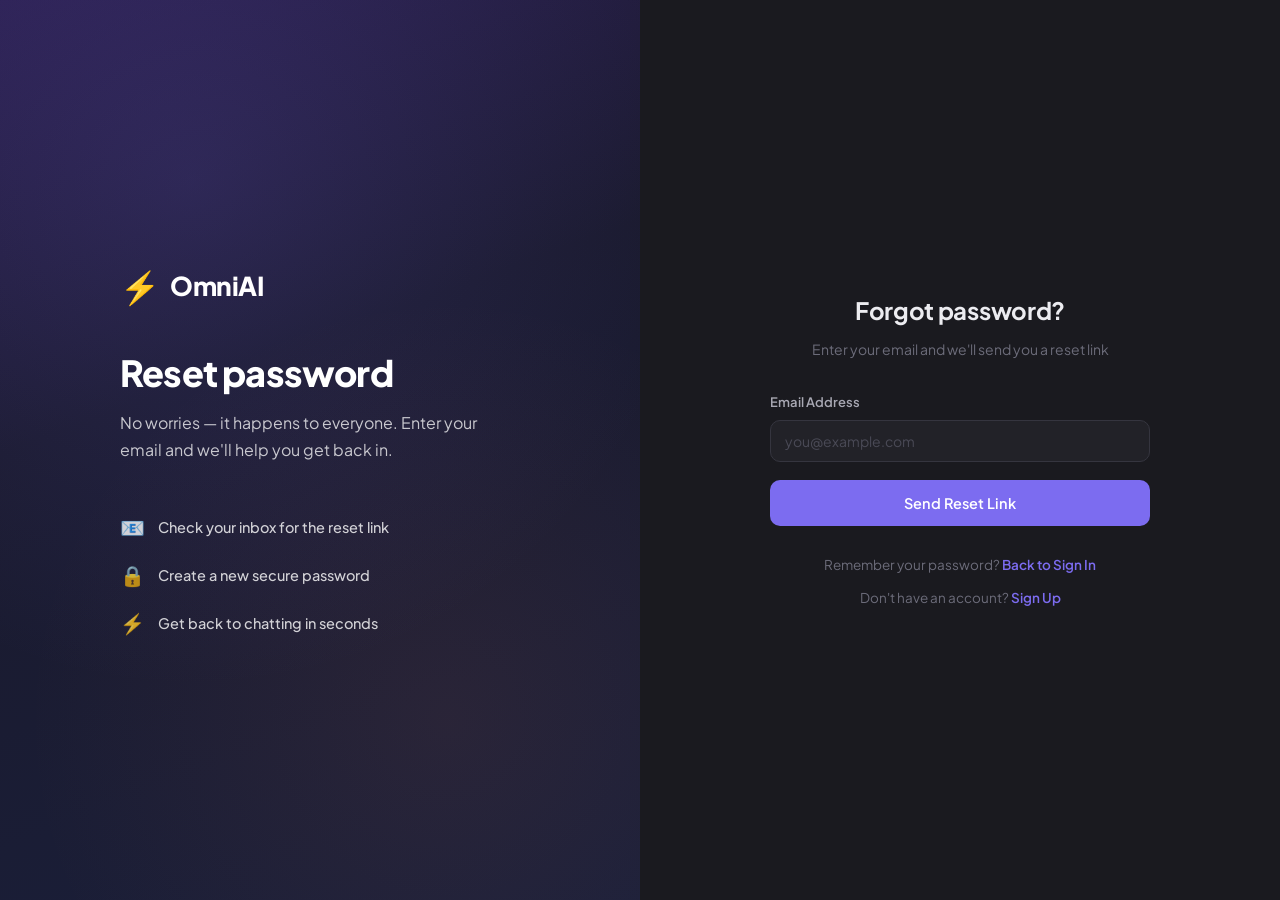
<file: frontend/forgot-password.html>
<!DOCTYPE html>
<html lang="en">
<head>
    <meta charset="UTF-8">
    <meta name="viewport" content="width=device-width, initial-scale=1.0">
    <title>Forgot Password — OmniAI</title>
    <link rel="preconnect" href="https://fonts.googleapis.com">
    <link rel="preconnect" href="https://fonts.gstatic.com" crossorigin>
    <link href="https://fonts.googleapis.com/css2?family=Plus+Jakarta+Sans:ital,wght@0,300;0,400;0,500;0,600;0,700;0,800;1,400;1,500&display=swap" rel="stylesheet">
    <link rel="stylesheet" href="css/styles.css">
    <link rel="stylesheet" href="css/auth.css">
</head>
<body class="auth-body">
    <div class="auth-container">
        <div class="auth-branding">
            <div class="auth-branding-content">
                <div class="auth-logo">
                    <span class="logo-icon">⚡</span>
                    <span class="logo-text">OmniAI</span>
                </div>
                <h1>Reset password</h1>
                <p>No worries — it happens to everyone. Enter your email and we'll help you get back in.</p>
                <div class="auth-features">
                    <div class="feature-item"><span class="feature-icon">📧</span><span>Check your inbox for the reset link</span></div>
                    <div class="feature-item"><span class="feature-icon">🔒</span><span>Create a new secure password</span></div>
                    <div class="feature-item"><span class="feature-icon">⚡</span><span>Get back to chatting in seconds</span></div>
                </div>
            </div>
        </div>

        <div class="auth-form-section">
            <div class="auth-form-container">
                <div class="auth-form-header">
                    <h2>Forgot password?</h2>
                    <p>Enter your email and we'll send you a reset link</p>
                </div>
                <div class="auth-error" id="authError" style="display: none;"><span class="error-icon">⚠️</span><span class="error-text" id="errorText"></span></div>
                <div class="auth-success" id="authSuccess" style="display: none;"><span class="success-icon">✅</span><span class="success-text" id="successText"></span></div>
                <div class="dev-reset-info" id="devResetInfo" style="display: none;"></div>

                <form id="forgotForm" class="auth-form">
                    <div class="form-group">
                        <label for="email">Email Address</label>
                        <input type="email" id="email" name="email" placeholder="you@example.com" required autocomplete="email">
                    </div>
                    <button type="submit" class="auth-submit-btn" id="submitBtn">
                        <span class="btn-text">Send Reset Link</span>
                        <span class="btn-loader" style="display: none;"><span class="spinner"></span></span>
                    </button>
                </form>

                <div class="auth-footer">
                    <p>Remember your password? <a href="login.html">Back to Sign In</a></p>
                    <p style="margin-top: 12px;">Don't have an account? <a href="signup.html">Sign Up</a></p>
                </div>
            </div>
        </div>
    </div>

    <script src="js/auth.js"></script>
    <script>
        redirectIfLoggedIn();
        document.getElementById('forgotForm').addEventListener('submit', async (e) => {
            e.preventDefault();
            const email = document.getElementById('email').value.trim();
            if (!email) { showError('Please enter your email address'); return; }
            showLoading(true); hideError();
            try {
                const response = await fetch('/api/v1/auth/forgot-password', { method: 'POST', headers: { 'Content-Type': 'application/json' }, body: JSON.stringify({ email }) });
                const data = await response.json();
                showSuccess(data.message || 'If an account exists with that email, a reset link has been sent.');
                if (data.dev_reset_token) {
                    const devInfo = document.getElementById('devResetInfo');
                    const resetLink = `reset-password.html?token=${data.dev_reset_token}`;
                    devInfo.innerHTML = `<strong>DEV MODE</strong><br>Reset token generated. Email sending not configured yet.<br><a href="${resetLink}" style="color: #7c6cf0; font-weight: 600;">Click here to reset password →</a>`;
                    devInfo.style.display = 'block';
                }
                document.getElementById('forgotForm').style.display = 'none';
            } catch (error) { showError('Connection failed. Please try again.'); } finally { showLoading(false); }
        });
    </script>
</body>
</html>
</file>
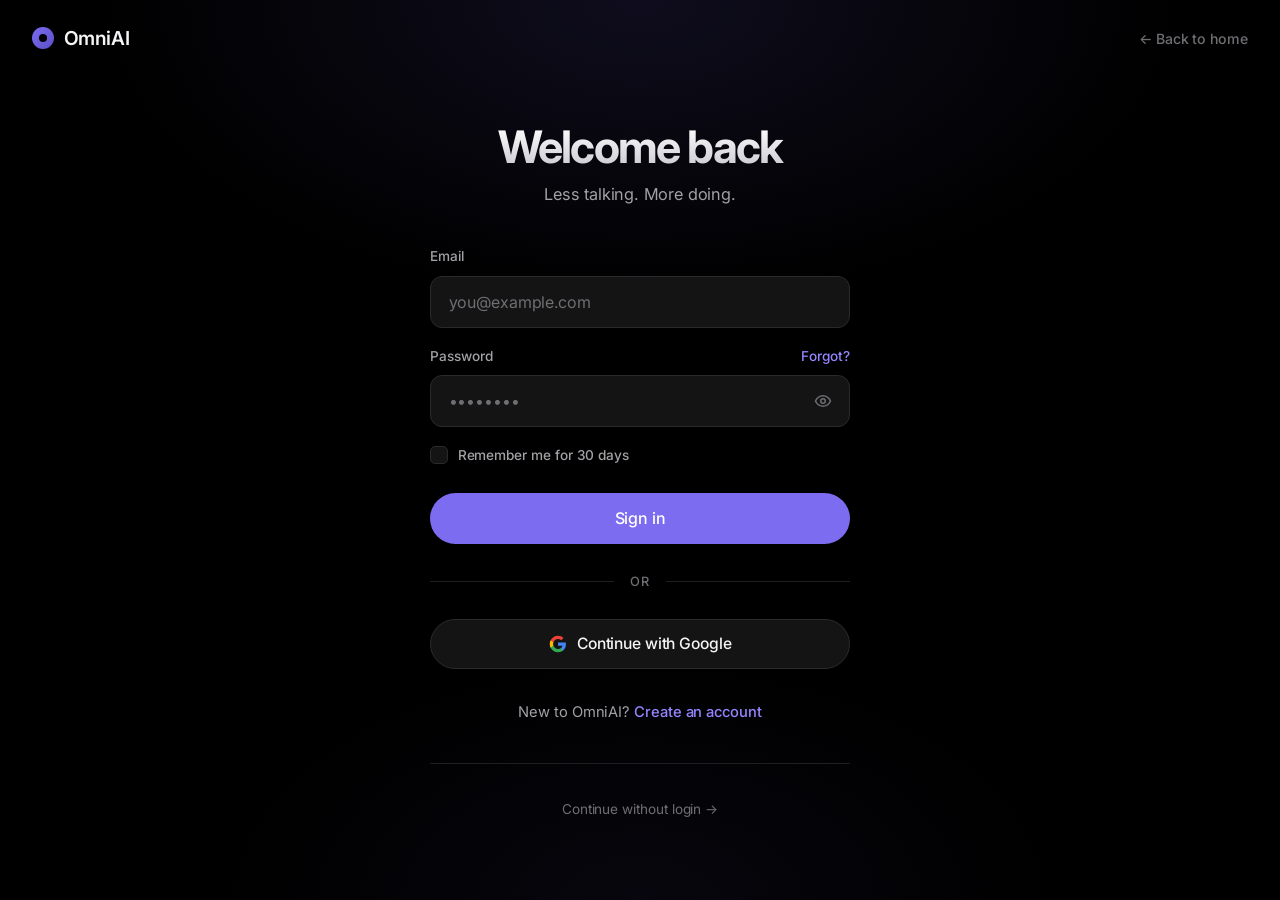
<file: frontend/login.html>
<!DOCTYPE html>
<html lang="en">
<head>
    <meta charset="UTF-8">
    <meta name="viewport" content="width=device-width, initial-scale=1.0">
    <title>Sign in — OmniAI</title>
    <link rel="preconnect" href="https://fonts.googleapis.com">
    <link rel="preconnect" href="https://fonts.gstatic.com" crossorigin>
    <link href="https://fonts.googleapis.com/css2?family=Inter:wght@300;400;500;600;700;800&display=swap" rel="stylesheet">
    <style>
        :root {
            --bg: #000000;
            --bg-elev-1: #0a0a0a;
            --bg-elev-2: #141414;
            --bg-elev-3: #1c1c1e;
            --border: #1f1f22;
            --border-bright: #2a2a2e;
            --text: #f5f5f7;
            --text-2: #a1a1a6;
            --text-3: #6e6e73;
            --accent: #7c6cf0;
            --accent-bright: #9485ff;
            --accent-soft: rgba(124, 108, 240, 0.10);
            --success: #30d158;
            --error: #ff5f57;
            --font: 'Inter', -apple-system, BlinkMacSystemFont, 'SF Pro Display', system-ui, sans-serif;
        }
        * { margin: 0; padding: 0; box-sizing: border-box; }
        html, body {
            height: 100%;
            font-family: var(--font);
            background: var(--bg);
            color: var(--text);
            line-height: 1.5;
            -webkit-font-smoothing: antialiased;
            -moz-osx-font-smoothing: grayscale;
        }
        body.auth-body {
            display: flex;
            flex-direction: column;
            min-height: 100vh;
            position: relative;
            overflow-x: hidden;
        }
        body.auth-body::before {
            content: '';
            position: fixed;
            inset: 0;
            background:
                radial-gradient(ellipse 900px 500px at 50% 0%, rgba(124, 108, 240, 0.12), transparent 60%),
                radial-gradient(ellipse 700px 400px at 50% 100%, rgba(124, 108, 240, 0.06), transparent 60%);
            pointer-events: none;
            z-index: 0;
        }
        a { color: inherit; text-decoration: none; }

        .auth-nav {
            position: relative;
            z-index: 2;
            padding: 1.5rem 2rem;
            display: flex;
            justify-content: space-between;
            align-items: center;
            max-width: 1280px;
            width: 100%;
            margin: 0 auto;
        }
        .logo {
            display: flex;
            align-items: center;
            gap: 0.6rem;
            font-size: 1.2rem;
            font-weight: 600;
            letter-spacing: -0.02em;
            color: var(--text);
        }
        .logo-mark {
            width: 22px; height: 22px;
            border-radius: 50%;
            background: linear-gradient(135deg, var(--accent), #5a4fc7);
            position: relative;
        }
        .logo-mark::after {
            content: '';
            position: absolute;
            inset: 7px;
            background: var(--bg);
            border-radius: 50%;
        }
        .back-home {
            color: var(--text-3);
            font-size: 0.88rem;
            font-weight: 500;
            letter-spacing: -0.005em;
            transition: color 0.2s;
        }
        .back-home:hover { color: var(--text); }

        .auth-container {
            flex: 1;
            display: flex;
            align-items: center;
            justify-content: center;
            padding: 2rem 1.5rem 4rem;
            position: relative;
            z-index: 2;
        }
        .auth-form-container {
            width: 100%;
            max-width: 420px;
            opacity: 0;
            animation: rise 0.7s 0.1s ease-out forwards;
        }
        @keyframes rise {
            from { opacity: 0; transform: translateY(20px); }
            to { opacity: 1; transform: translateY(0); }
        }

        .auth-form-header {
            text-align: center;
            margin-bottom: 2.5rem;
        }
        .auth-form-header h2 {
            font-size: clamp(2.2rem, 5vw, 2.8rem);
            font-weight: 700;
            letter-spacing: -0.04em;
            line-height: 1;
            margin-bottom: 0.75rem;
            background: linear-gradient(180deg, #ffffff 0%, #c8c8d0 100%);
            -webkit-background-clip: text;
            -webkit-text-fill-color: transparent;
            background-clip: text;
        }
        .auth-form-header p {
            color: var(--text-2);
            font-size: 1.02rem;
            letter-spacing: -0.012em;
        }

        .auth-error, .auth-success {
            display: flex;
            align-items: center;
            gap: 0.65rem;
            padding: 0.8rem 1rem;
            border-radius: 12px;
            font-size: 0.9rem;
            margin-bottom: 1.25rem;
            letter-spacing: -0.005em;
        }
        .auth-error {
            background: rgba(255, 95, 87, 0.08);
            border: 1px solid rgba(255, 95, 87, 0.25);
            color: var(--error);
        }
        .auth-success {
            background: rgba(48, 209, 88, 0.08);
            border: 1px solid rgba(48, 209, 88, 0.25);
            color: var(--success);
        }
        .error-icon, .success-icon { font-size: 1rem; flex-shrink: 0; }

        .auth-form { margin-bottom: 1.5rem; }
        .form-group { margin-bottom: 1.1rem; }
        .form-group label {
            display: flex;
            justify-content: space-between;
            align-items: center;
            font-size: 0.85rem;
            font-weight: 500;
            color: var(--text-2);
            margin-bottom: 0.55rem;
            letter-spacing: -0.005em;
        }
        .forgot-link {
            font-size: 0.85rem;
            color: var(--accent-bright);
            font-weight: 500;
            transition: opacity 0.2s;
        }
        .forgot-link:hover { opacity: 0.75; }

        .form-group input[type="email"],
        .form-group input[type="password"],
        .form-group input[type="text"] {
            width: 100%;
            padding: 0.95rem 1.1rem;
            background: var(--bg-elev-2);
            border: 1px solid var(--border-bright);
            border-radius: 12px;
            color: var(--text);
            font-size: 1rem;
            font-family: inherit;
            letter-spacing: -0.008em;
            transition: border-color 0.2s, box-shadow 0.2s, background 0.2s;
            outline: none;
        }
        .form-group input::placeholder { color: var(--text-3); }
        .form-group input:focus {
            border-color: var(--accent);
            background: var(--bg-elev-3);
            box-shadow: 0 0 0 4px rgba(124, 108, 240, 0.15);
        }

        .password-input-wrapper {
            position: relative;
        }
        .password-input-wrapper input { padding-right: 3rem; }
        .toggle-password {
            position: absolute;
            right: 0.6rem;
            top: 50%;
            transform: translateY(-50%);
            background: transparent;
            border: none;
            color: var(--text-3);
            cursor: pointer;
            padding: 0.5rem;
            display: flex;
            align-items: center;
            justify-content: center;
            border-radius: 8px;
            transition: color 0.2s, background 0.2s;
        }
        .toggle-password:hover { color: var(--text); background: rgba(255,255,255,0.05); }

        .checkbox-group { margin-bottom: 1.75rem; }
        .checkbox-label {
            display: flex !important;
            align-items: center;
            gap: 0.6rem;
            cursor: pointer;
            font-size: 0.92rem;
            color: var(--text-2);
            font-weight: 400;
            margin-bottom: 0;
            justify-content: flex-start !important;
            letter-spacing: -0.005em;
        }
        .checkbox-label input[type="checkbox"] {
            appearance: none;
            -webkit-appearance: none;
            width: 18px;
            height: 18px;
            border: 1px solid var(--border-bright);
            background: var(--bg-elev-2);
            border-radius: 5px;
            cursor: pointer;
            position: relative;
            transition: background 0.2s, border-color 0.2s;
            flex-shrink: 0;
        }
        .checkbox-label input[type="checkbox"]:checked {
            background: var(--accent);
            border-color: var(--accent);
        }
        .checkbox-label input[type="checkbox"]:checked::after {
            content: '';
            position: absolute;
            top: 50%;
            left: 50%;
            transform: translate(-50%, -55%) rotate(45deg);
            width: 4px;
            height: 9px;
            border-right: 2px solid white;
            border-bottom: 2px solid white;
        }

        .auth-submit-btn {
            width: 100%;
            padding: 0.95rem 1.5rem;
            background: var(--accent);
            color: white;
            border: none;
            border-radius: 980px;
            font-size: 1rem;
            font-weight: 500;
            letter-spacing: -0.01em;
            cursor: pointer;
            font-family: inherit;
            display: flex;
            align-items: center;
            justify-content: center;
            gap: 0.5rem;
            transition: background 0.2s, transform 0.15s;
        }
        .auth-submit-btn:hover:not(:disabled) {
            background: var(--accent-bright);
            transform: translateY(-1px);
        }
        .auth-submit-btn:disabled { opacity: 0.6; cursor: not-allowed; }

        .spinner {
            width: 18px;
            height: 18px;
            border: 2px solid rgba(255, 255, 255, 0.3);
            border-top-color: white;
            border-radius: 50%;
            animation: spin 0.7s linear infinite;
            display: inline-block;
        }
        @keyframes spin { to { transform: rotate(360deg); } }

        .auth-divider {
            display: flex;
            align-items: center;
            gap: 1rem;
            margin: 1.75rem 0;
            color: var(--text-3);
            font-size: 0.8rem;
            font-weight: 500;
            letter-spacing: 0.04em;
            text-transform: uppercase;
        }
        .auth-divider::before, .auth-divider::after {
            content: '';
            flex: 1;
            height: 1px;
            background: var(--border);
        }

        .social-login { display: flex; flex-direction: column; gap: 0.7rem; }
        .social-btn {
            width: 100%;
            padding: 0.9rem 1.25rem;
            background: var(--bg-elev-2);
            color: var(--text);
            border: 1px solid var(--border-bright);
            border-radius: 980px;
            font-size: 0.98rem;
            font-weight: 500;
            cursor: pointer;
            font-family: inherit;
            display: flex;
            align-items: center;
            justify-content: center;
            gap: 0.65rem;
            letter-spacing: -0.008em;
            transition: background 0.2s, border-color 0.2s, transform 0.15s;
        }
        .social-btn:hover {
            background: var(--bg-elev-3);
            border-color: #3a3a40;
            transform: translateY(-1px);
        }

        .auth-footer {
            margin-top: 2rem;
            text-align: center;
            color: var(--text-2);
            font-size: 0.92rem;
            letter-spacing: -0.005em;
        }
        .auth-footer a {
            color: var(--accent-bright);
            font-weight: 500;
            transition: opacity 0.2s;
        }
        .auth-footer a:hover { opacity: 0.75; }

        .dev-mode-skip {
            margin-top: 2.5rem;
            text-align: center;
            padding-top: 2rem;
            border-top: 1px solid var(--border);
        }
        .skip-link {
            color: var(--text-3);
            font-size: 0.85rem;
            font-weight: 400;
            letter-spacing: -0.005em;
            transition: color 0.2s;
        }
        .skip-link:hover { color: var(--text-2); }

        @media (max-width: 520px) {
            .auth-nav { padding: 1.25rem 1.25rem; }
            .auth-form-header h2 { font-size: 2rem; }
        }
    </style>
    <script src="js/analytics.js?v=1"></script>
</head>
<body class="auth-body">
    <div class="auth-nav">
        <a href="/" class="logo">
            <span class="logo-mark"></span>
            OmniAI
        </a>
        <a href="/" class="back-home">← Back to home</a>
    </div>

    <div class="auth-container">
        <div class="auth-form-container">
            <div class="auth-form-header">
                <h2>Welcome back</h2>
                <p>Less talking. More doing.</p>
            </div>

            <div class="auth-error" id="authError" style="display: none;">
                <span class="error-icon">⚠</span>
                <span class="error-text" id="errorText"></span>
            </div>

            <div class="auth-success" id="authSuccess" style="display: none;">
                <span class="success-icon">✓</span>
                <span class="success-text" id="successText"></span>
            </div>

            <form id="loginForm" class="auth-form">
                <div class="form-group">
                    <label for="email">Email</label>
                    <input type="email" id="email" name="email" placeholder="you@example.com" required autocomplete="email">
                </div>

                <div class="form-group">
                    <label for="password">
                        Password
                        <a href="forgot-password.html" class="forgot-link">Forgot?</a>
                    </label>
                    <div class="password-input-wrapper">
                        <input type="password" id="password" name="password" placeholder="••••••••" required autocomplete="current-password">
                        <button type="button" class="toggle-password" onclick="togglePassword('password')" aria-label="Toggle password visibility">
                            <svg id="passwordToggleIcon" width="18" height="18" viewBox="0 0 24 24" fill="none" stroke="currentColor" stroke-width="2" stroke-linecap="round" stroke-linejoin="round">
                                <path d="M2 12s3-7 10-7 10 7 10 7-3 7-10 7-10-7-10-7Z"/>
                                <circle cx="12" cy="12" r="3"/>
                            </svg>
                        </button>
                    </div>
                </div>

                <div class="form-group checkbox-group">
                    <label class="checkbox-label">
                        <input type="checkbox" id="rememberMe" name="rememberMe">
                        <span>Remember me for 30 days</span>
                    </label>
                </div>

                <button type="submit" class="auth-submit-btn" id="submitBtn">
                    <span class="btn-text">Sign in</span>
                    <span class="btn-loader" style="display: none;">
                        <span class="spinner"></span>
                    </span>
                </button>
            </form>

            <div class="auth-divider"><span>or</span></div>

            <div class="social-login">
                <button type="button" class="social-btn google-btn" onclick="loginWithGoogle()">
                    <svg viewBox="0 0 24 24" width="18" height="18">
                        <path fill="#4285F4" d="M22.56 12.25c0-.78-.07-1.53-.2-2.25H12v4.26h5.92c-.26 1.37-1.04 2.53-2.21 3.31v2.77h3.57c2.08-1.92 3.28-4.74 3.28-8.09z"/>
                        <path fill="#34A853" d="M12 23c2.97 0 5.46-.98 7.28-2.66l-3.57-2.77c-.98.66-2.23 1.06-3.71 1.06-2.86 0-5.29-1.93-6.16-4.53H2.18v2.84C3.99 20.53 7.7 23 12 23z"/>
                        <path fill="#FBBC05" d="M5.84 14.09c-.22-.66-.35-1.36-.35-2.09s.13-1.43.35-2.09V7.07H2.18C1.43 8.55 1 10.22 1 12s.43 3.45 1.18 4.93l2.85-2.22.81-.62z"/>
                        <path fill="#EA4335" d="M12 5.38c1.62 0 3.06.56 4.21 1.64l3.15-3.15C17.45 2.09 14.97 1 12 1 7.7 1 3.99 3.47 2.18 7.07l3.66 2.84c.87-2.6 3.3-4.53 6.16-4.53z"/>
                    </svg>
                    Continue with Google
                </button>
            </div>

            <div class="auth-footer">
                <p>New to OmniAI? <a href="signup.html">Create an account</a></p>
            </div>

            <div class="dev-mode-skip">
                <a href="app.html" class="skip-link">Continue without login →</a>
            </div>
        </div>
    </div>

    <script src="js/auth.js?v=2"></script>
    <script>
        document.getElementById('loginForm').addEventListener('submit', async (e) => {
            e.preventDefault();
            const email = document.getElementById('email').value;
            const password = document.getElementById('password').value;
            const rememberMe = document.getElementById('rememberMe').checked;
            await login(email, password, rememberMe);
        });
    </script>
</body>
</html>
</file>
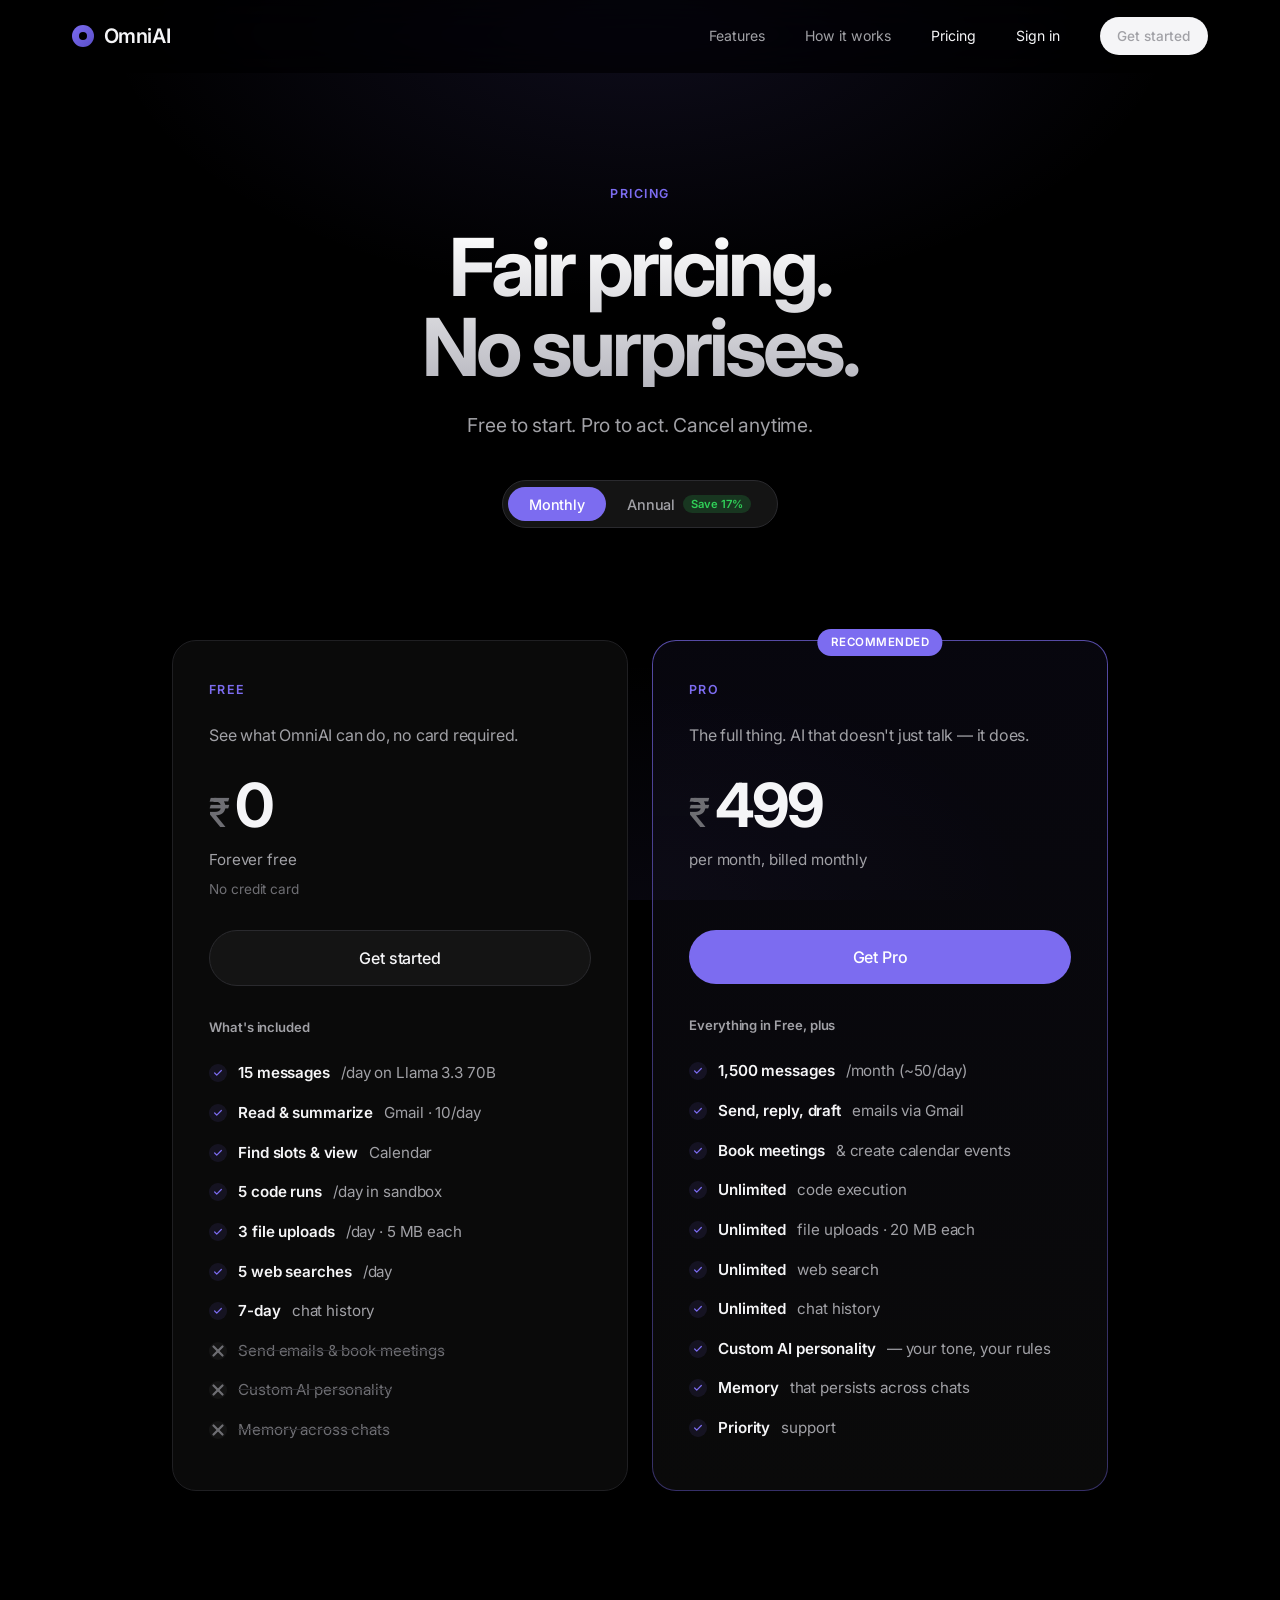
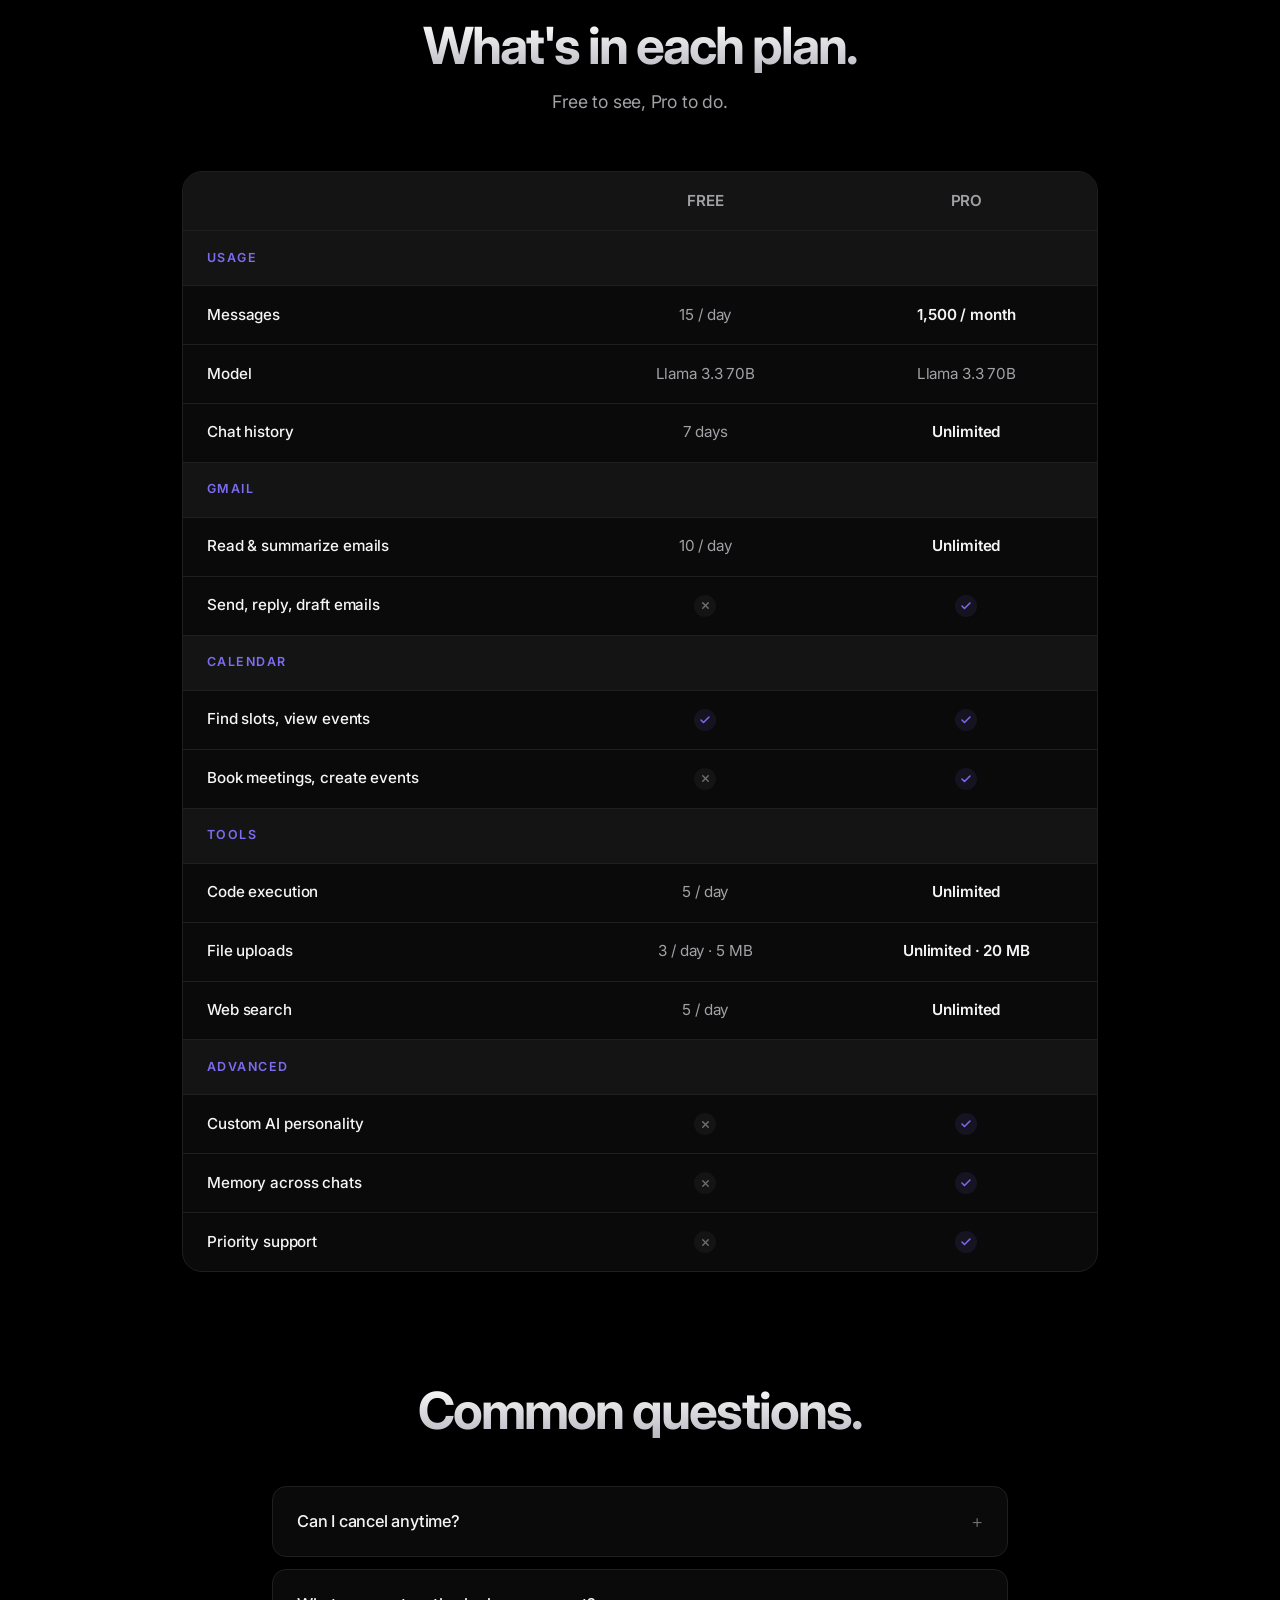
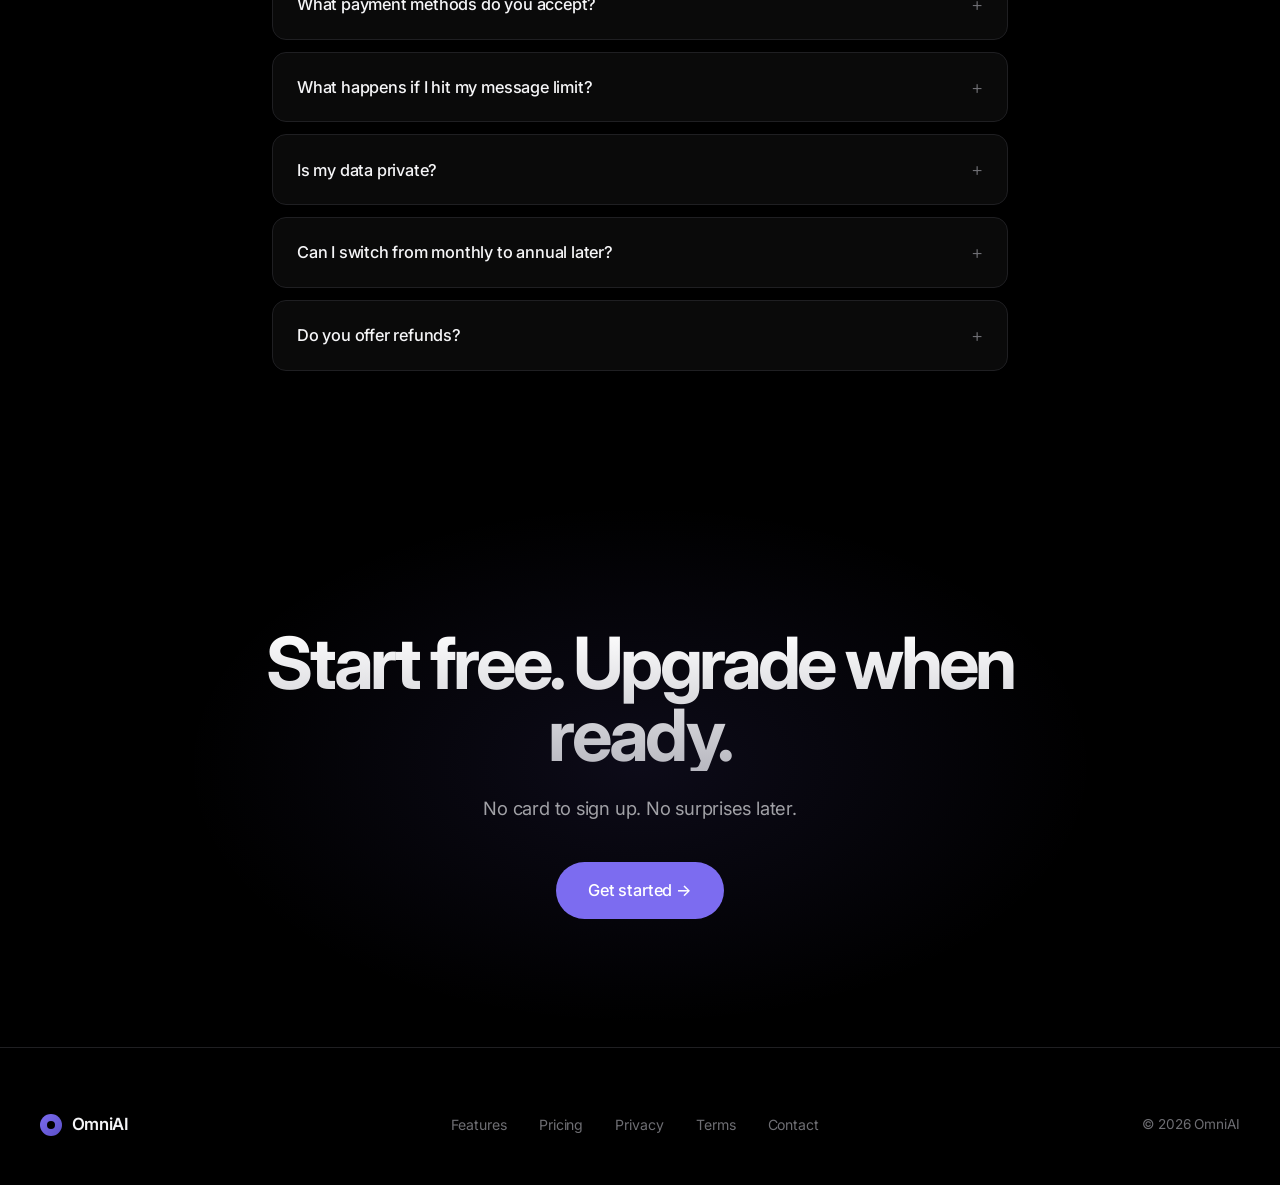
<file: frontend/pricing.html>
<!DOCTYPE html>
<html lang="en">
<head>
<meta charset="UTF-8">
<meta name="viewport" content="width=device-width, initial-scale=1.0">
<meta name="description" content="OmniAI pricing — free preview, Pro action. Simple plans, fair pricing.">
<title>Pricing — OmniAI</title>

<link rel="preconnect" href="https://fonts.googleapis.com">
<link rel="preconnect" href="https://fonts.gstatic.com" crossorigin>
<link href="https://fonts.googleapis.com/css2?family=Inter:wght@300;400;500;600;700;800;900&display=swap" rel="stylesheet">

<style>
:root {
    --bg: #000000;
    --bg-elev-1: #0a0a0a;
    --bg-elev-2: #141414;
    --bg-elev-3: #1c1c1e;
    --border: #1f1f22;
    --border-bright: #2a2a2e;
    --text: #f5f5f7;
    --text-2: #a1a1a6;
    --text-3: #6e6e73;
    --accent: #7c6cf0;
    --accent-bright: #9485ff;
    --accent-soft: rgba(124, 108, 240, 0.10);
    --success: #30d158;
    --error: #ff5f57;
    --font: 'Inter', -apple-system, BlinkMacSystemFont, 'SF Pro Display', system-ui, sans-serif;
    --container-wide: 1200px;
}
* { margin: 0; padding: 0; box-sizing: border-box; }
html { scroll-behavior: smooth; }
body {
    font-family: var(--font);
    background: var(--bg);
    color: var(--text);
    line-height: 1.5;
    -webkit-font-smoothing: antialiased;
    -moz-osx-font-smoothing: grayscale;
    overflow-x: hidden;
}
a { color: inherit; text-decoration: none; }

body::before {
    content: '';
    position: fixed;
    inset: 0;
    background:
        radial-gradient(ellipse 900px 500px at 50% 0%, rgba(124, 108, 240, 0.12), transparent 60%),
        radial-gradient(ellipse 700px 400px at 50% 100%, rgba(124, 108, 240, 0.06), transparent 60%);
    pointer-events: none;
    z-index: 0;
}

/* NAV */
nav {
    position: sticky;
    top: 0;
    z-index: 100;
    backdrop-filter: saturate(180%) blur(20px);
    -webkit-backdrop-filter: saturate(180%) blur(20px);
    background: rgba(0, 0, 0, 0.72);
    border-bottom: 1px solid transparent;
    transition: border-color 0.3s;
}
nav.scrolled { border-bottom-color: var(--border); }
.nav-inner {
    max-width: var(--container-wide);
    margin: 0 auto;
    padding: 1.05rem 2rem;
    display: flex;
    align-items: center;
    justify-content: space-between;
}
.logo {
    font-size: 1.25rem;
    font-weight: 600;
    letter-spacing: -0.02em;
    display: flex;
    align-items: center;
    gap: 0.6rem;
}
.logo-mark {
    width: 22px; height: 22px;
    border-radius: 50%;
    background: linear-gradient(135deg, var(--accent), #5a4fc7);
    position: relative;
}
.logo-mark::after {
    content: '';
    position: absolute;
    inset: 7px;
    background: var(--bg);
    border-radius: 50%;
}
.nav-links {
    display: flex;
    align-items: center;
    gap: 2.5rem;
    font-size: 0.88rem;
    font-weight: 400;
}
.nav-links a { color: var(--text-2); transition: color 0.2s; }
.nav-links a:hover { color: var(--text); }
.nav-links a.active { color: var(--text); }
.nav-cta {
    background: var(--text);
    color: var(--bg);
    padding: 0.55rem 1.1rem;
    border-radius: 980px;
    font-weight: 500;
    font-size: 0.85rem;
    transition: background 0.2s, transform 0.2s;
}
.nav-cta:hover { background: white; }
@media (max-width: 720px) {
    .nav-links a:not(.nav-cta):not(.sign-in-mobile) { display: none; }
}

main { position: relative; z-index: 2; }

/* HERO */
.pricing-hero {
    text-align: center;
    padding: 7rem 2rem 4rem;
    max-width: 900px;
    margin: 0 auto;
}
.eyebrow {
    font-size: 0.78rem;
    text-transform: uppercase;
    letter-spacing: 0.12em;
    color: var(--accent);
    font-weight: 600;
    margin-bottom: 1.5rem;
    opacity: 0;
    animation: rise 0.7s 0.05s ease-out forwards;
}
.pricing-hero h1 {
    font-size: clamp(2.8rem, 7vw, 5rem);
    line-height: 1;
    font-weight: 700;
    letter-spacing: -0.05em;
    margin-bottom: 1.5rem;
    background: linear-gradient(180deg, #ffffff 0%, #b8b8c0 100%);
    -webkit-background-clip: text;
    -webkit-text-fill-color: transparent;
    background-clip: text;
    opacity: 0;
    animation: rise 0.8s 0.15s ease-out forwards;
}
.pricing-hero p {
    font-size: clamp(1.1rem, 1.5vw, 1.3rem);
    color: var(--text-2);
    max-width: 580px;
    margin: 0 auto;
    letter-spacing: -0.012em;
    line-height: 1.5;
    opacity: 0;
    animation: rise 0.8s 0.3s ease-out forwards;
}
@keyframes rise {
    from { opacity: 0; transform: translateY(20px); }
    to { opacity: 1; transform: translateY(0); }
}

/* Billing toggle */
.billing-toggle {
    display: inline-flex;
    align-items: center;
    background: var(--bg-elev-2);
    border: 1px solid var(--border-bright);
    border-radius: 980px;
    padding: 0.3rem;
    margin-top: 2.5rem;
    opacity: 0;
    animation: rise 0.8s 0.4s ease-out forwards;
}
.toggle-btn {
    padding: 0.55rem 1.3rem;
    background: transparent;
    border: none;
    color: var(--text-2);
    font-size: 0.9rem;
    font-weight: 500;
    cursor: pointer;
    font-family: inherit;
    border-radius: 980px;
    letter-spacing: -0.005em;
    transition: background 0.25s, color 0.25s;
    position: relative;
    display: flex;
    align-items: center;
    gap: 0.5rem;
}
.toggle-btn.active {
    background: var(--accent);
    color: white;
}
.toggle-save-pill {
    display: inline-block;
    padding: 0.15rem 0.5rem;
    background: rgba(48, 209, 88, 0.18);
    color: var(--success);
    font-size: 0.7rem;
    font-weight: 600;
    border-radius: 980px;
    letter-spacing: 0;
}
.toggle-btn.active .toggle-save-pill {
    background: rgba(255, 255, 255, 0.2);
    color: white;
}

/* PRICING CARDS */
.pricing-grid {
    max-width: 1000px;
    margin: 3rem auto 0;
    padding: 0 2rem;
    display: grid;
    grid-template-columns: 1fr 1fr;
    gap: 1.5rem;
}
@media (max-width: 800px) {
    .pricing-grid { grid-template-columns: 1fr; }
}

.pricing-card {
    background: var(--bg-elev-1);
    border: 1px solid var(--border);
    border-radius: 24px;
    padding: 2.5rem 2.25rem;
    display: flex;
    flex-direction: column;
    position: relative;
    transition: border-color 0.3s, transform 0.3s;
}
.pricing-card:hover { border-color: var(--border-bright); transform: translateY(-3px); }
.pricing-card.featured {
    border-color: rgba(124, 108, 240, 0.4);
    background:
        linear-gradient(180deg, rgba(124, 108, 240, 0.06) 0%, var(--bg-elev-1) 100%);
}
.pricing-card.featured::before {
    content: '';
    position: absolute;
    inset: -1px;
    border-radius: 24px;
    padding: 1px;
    background: linear-gradient(180deg, rgba(124, 108, 240, 0.45), transparent 60%);
    -webkit-mask: linear-gradient(#000 0 0) content-box, linear-gradient(#000 0 0);
    mask: linear-gradient(#000 0 0) content-box, linear-gradient(#000 0 0);
    -webkit-mask-composite: xor;
    mask-composite: exclude;
    pointer-events: none;
}

.popular-badge {
    position: absolute;
    top: -12px;
    left: 50%;
    transform: translateX(-50%);
    background: var(--accent);
    color: white;
    font-size: 0.72rem;
    font-weight: 600;
    padding: 0.3rem 0.85rem;
    border-radius: 980px;
    letter-spacing: 0.04em;
    text-transform: uppercase;
}

.tier-name {
    font-size: 0.78rem;
    font-weight: 600;
    text-transform: uppercase;
    letter-spacing: 0.12em;
    color: var(--accent);
    margin-bottom: 1.5rem;
}
.tier-tagline {
    font-size: 1rem;
    color: var(--text-2);
    margin-bottom: 1.75rem;
    letter-spacing: -0.012em;
    line-height: 1.45;
}
.tier-price {
    display: flex;
    align-items: baseline;
    gap: 0.4rem;
    margin-bottom: 0.4rem;
}
.tier-price-amount {
    font-size: 3.8rem;
    font-weight: 700;
    letter-spacing: -0.05em;
    line-height: 1;
}
.tier-price-currency {
    color: var(--text-3);
    font-weight: 500;
    font-size: 2.5rem;
    letter-spacing: -0.04em;
}
.tier-price-period {
    color: var(--text-2);
    font-size: 0.95rem;
    font-weight: 400;
    margin-bottom: 0.4rem;
    letter-spacing: -0.008em;
}
.tier-price-note {
    color: var(--text-3);
    font-size: 0.85rem;
    margin-bottom: 2rem;
    height: 1.4em;
    letter-spacing: -0.005em;
}
.tier-cta {
    display: flex;
    align-items: center;
    justify-content: center;
    width: 100%;
    padding: 0.95rem 1.5rem;
    border-radius: 980px;
    font-size: 1rem;
    font-weight: 500;
    letter-spacing: -0.01em;
    font-family: inherit;
    border: none;
    cursor: pointer;
    margin-bottom: 2rem;
    transition: background 0.2s, border-color 0.2s, transform 0.15s;
}
.tier-cta.primary {
    background: var(--accent);
    color: white;
}
.tier-cta.primary:hover {
    background: var(--accent-bright);
    transform: translateY(-1px);
}
.tier-cta.secondary {
    background: var(--bg-elev-2);
    color: var(--text);
    border: 1px solid var(--border-bright);
}
.tier-cta.secondary:hover {
    background: var(--bg-elev-3);
    border-color: #3a3a40;
    transform: translateY(-1px);
}

.tier-features-title {
    font-size: 0.82rem;
    font-weight: 600;
    color: var(--text-2);
    margin-bottom: 1rem;
    letter-spacing: -0.005em;
}
.tier-features {
    list-style: none;
    padding: 0;
    margin: 0;
}
.tier-features li {
    padding: 0.55rem 0;
    color: var(--text-2);
    font-size: 0.95rem;
    display: flex;
    align-items: flex-start;
    gap: 0.7rem;
    letter-spacing: -0.008em;
    line-height: 1.45;
}
.tier-features li::before {
    content: '';
    width: 18px;
    height: 18px;
    flex-shrink: 0;
    margin-top: 2px;
    border-radius: 50%;
    background: var(--accent-soft);
    background-image: url("data:image/svg+xml,%3Csvg xmlns='http://www.w3.org/2000/svg' viewBox='0 0 24 24' fill='none' stroke='%237c6cf0' stroke-width='3' stroke-linecap='round' stroke-linejoin='round'%3E%3Cpolyline points='20 6 9 17 4 12'/%3E%3C/svg%3E");
    background-repeat: no-repeat;
    background-position: center;
    background-size: 10px;
}
.tier-features li.disabled {
    color: var(--text-3);
    text-decoration: line-through;
    text-decoration-color: var(--border-bright);
}
.tier-features li.disabled::before {
    background: var(--bg-elev-2);
    background-image: url("data:image/svg+xml,%3Csvg xmlns='http://www.w3.org/2000/svg' viewBox='0 0 24 24' fill='none' stroke='%236e6e73' stroke-width='3' stroke-linecap='round' stroke-linejoin='round'%3E%3Cline x1='18' x2='6' y1='6' y2='18'/%3E%3Cline x1='6' x2='18' y1='6' y2='18'/%3E%3C/svg%3E");
}
.tier-features li strong {
    color: var(--text);
    font-weight: 600;
}

/* COMPARE TABLE */
.compare {
    max-width: 980px;
    margin: 8rem auto 0;
    padding: 0 2rem;
}
.compare-header {
    text-align: center;
    margin-bottom: 3.5rem;
}
.compare-header h2 {
    font-size: clamp(2rem, 4.5vw, 3.2rem);
    font-weight: 700;
    letter-spacing: -0.04em;
    line-height: 1.05;
    margin-bottom: 1rem;
    background: linear-gradient(180deg, #ffffff 0%, #b8b8c0 100%);
    -webkit-background-clip: text;
    -webkit-text-fill-color: transparent;
    background-clip: text;
}
.compare-header p {
    color: var(--text-2);
    font-size: 1.1rem;
    letter-spacing: -0.012em;
    max-width: 520px;
    margin: 0 auto;
}
.compare-table {
    background: var(--bg-elev-1);
    border: 1px solid var(--border);
    border-radius: 20px;
    overflow: hidden;
}
.compare-row {
    display: grid;
    grid-template-columns: 1.5fr 1fr 1fr;
    border-bottom: 1px solid var(--border);
}
.compare-row:last-child { border-bottom: none; }
.compare-row.header {
    background: var(--bg-elev-2);
    font-weight: 600;
    font-size: 0.85rem;
    text-transform: uppercase;
    letter-spacing: 0.1em;
    color: var(--text-2);
}
.compare-row.section-header {
    background: var(--bg-elev-2);
}
.compare-cell {
    padding: 1.1rem 1.5rem;
    color: var(--text-2);
    font-size: 0.95rem;
    letter-spacing: -0.008em;
    display: flex;
    align-items: center;
}
.compare-cell.label {
    color: var(--text);
    font-weight: 500;
}
.compare-cell.section-label {
    color: var(--accent);
    font-weight: 600;
    font-size: 0.78rem;
    text-transform: uppercase;
    letter-spacing: 0.12em;
}
.compare-cell.value {
    justify-content: center;
    text-align: center;
}
.compare-cell.value strong { color: var(--text); font-weight: 600; }
.tick {
    width: 22px; height: 22px;
    border-radius: 50%;
    background: var(--accent-soft);
    display: inline-flex;
    align-items: center;
    justify-content: center;
}
.cross {
    width: 22px; height: 22px;
    border-radius: 50%;
    background: var(--bg-elev-2);
    display: inline-flex;
    align-items: center;
    justify-content: center;
}

@media (max-width: 720px) {
    .compare-row { grid-template-columns: 1fr 0.7fr 0.7fr; }
    .compare-cell { padding: 0.9rem 0.85rem; font-size: 0.85rem; }
}

/* FAQ */
.faq {
    max-width: 800px;
    margin: 7rem auto 0;
    padding: 0 2rem;
}
.faq-header {
    text-align: center;
    margin-bottom: 3rem;
}
.faq-header h2 {
    font-size: clamp(2rem, 4.5vw, 3.2rem);
    font-weight: 700;
    letter-spacing: -0.04em;
    line-height: 1.05;
    margin-bottom: 1rem;
    background: linear-gradient(180deg, #ffffff 0%, #b8b8c0 100%);
    -webkit-background-clip: text;
    -webkit-text-fill-color: transparent;
    background-clip: text;
}
.faq-list {
    display: flex;
    flex-direction: column;
    gap: 0.75rem;
}
.faq-item {
    background: var(--bg-elev-1);
    border: 1px solid var(--border);
    border-radius: 14px;
    overflow: hidden;
    transition: border-color 0.3s;
}
.faq-item:hover { border-color: var(--border-bright); }
.faq-question {
    padding: 1.25rem 1.5rem;
    font-size: 1.02rem;
    font-weight: 500;
    color: var(--text);
    cursor: pointer;
    display: flex;
    justify-content: space-between;
    align-items: center;
    letter-spacing: -0.012em;
    user-select: none;
}
.faq-toggle {
    color: var(--text-3);
    font-size: 1.2rem;
    font-weight: 300;
    transition: transform 0.3s;
}
.faq-item.open .faq-toggle { transform: rotate(45deg); color: var(--accent); }
.faq-answer {
    max-height: 0;
    overflow: hidden;
    transition: max-height 0.4s ease;
    color: var(--text-2);
    font-size: 0.95rem;
    letter-spacing: -0.008em;
    line-height: 1.6;
}
.faq-item.open .faq-answer { max-height: 400px; }
.faq-answer-inner {
    padding: 0 1.5rem 1.4rem;
    border-top: 1px solid var(--border);
    padding-top: 1.1rem;
}

/* FINAL CTA */
.final-cta {
    text-align: center;
    padding: 9rem 2rem 8rem;
    position: relative;
    margin-top: 7rem;
    overflow: hidden;
}
.final-cta::before {
    content: '';
    position: absolute;
    inset: 0;
    background: radial-gradient(ellipse 700px 400px at 50% 50%, var(--accent-soft), transparent 65%);
    pointer-events: none;
}
.final-cta > * { position: relative; }
.final-cta h2 {
    font-size: clamp(2.4rem, 6vw, 4.5rem);
    line-height: 1;
    letter-spacing: -0.05em;
    font-weight: 700;
    max-width: 760px;
    margin: 0 auto 1.5rem;
    background: linear-gradient(180deg, #ffffff 0%, #b8b8c0 100%);
    -webkit-background-clip: text;
    -webkit-text-fill-color: transparent;
    background-clip: text;
}
.final-cta p {
    color: var(--text-2);
    font-size: 1.15rem;
    max-width: 500px;
    margin: 0 auto 2.5rem;
    letter-spacing: -0.012em;
}
.btn-primary {
    display: inline-flex;
    align-items: center;
    gap: 0.5rem;
    background: var(--accent);
    color: white;
    padding: 1rem 2rem;
    border-radius: 980px;
    font-weight: 500;
    font-size: 1.02rem;
    letter-spacing: -0.01em;
    transition: background 0.2s, transform 0.15s;
}
.btn-primary:hover { background: var(--accent-bright); transform: translateY(-1px); }

/* FOOTER */
footer {
    border-top: 1px solid var(--border);
    padding: 4rem 2rem 3rem;
    background: var(--bg);
}
.footer-inner {
    max-width: var(--container-wide);
    margin: 0 auto;
    display: flex;
    justify-content: space-between;
    align-items: center;
    flex-wrap: wrap;
    gap: 1.5rem;
}
.footer-links {
    display: flex;
    gap: 2rem;
    font-size: 0.88rem;
    color: var(--text-3);
    flex-wrap: wrap;
    letter-spacing: -0.005em;
}
.footer-links a { transition: color 0.2s; }
.footer-links a:hover { color: var(--text); }
.footer-copy { font-size: 0.85rem; color: var(--text-3); letter-spacing: -0.005em; }

.reveal {
    opacity: 0;
    transform: translateY(28px);
    transition: opacity 0.9s ease-out, transform 0.9s ease-out;
}
.reveal.visible {
    opacity: 1;
    transform: translateY(0);
}
</style>
    <script src="js/analytics.js?v=1"></script>
</head>
<body>

<nav id="nav">
    <div class="nav-inner">
        <a href="/" class="logo">
            <span class="logo-mark"></span>
            OmniAI
        </a>
        <div class="nav-links">
            <a href="/#features">Features</a>
            <a href="/#how">How it works</a>
            <a href="/pricing.html" class="active">Pricing</a>
            <a href="/login.html" class="sign-in-mobile" style="color: var(--text);">Sign in</a>
            <a href="/login.html" class="nav-cta">Get started</a>
        </div>
    </div>
</nav>

<main>

<!-- HERO -->
<section class="pricing-hero">
    <div class="eyebrow">Pricing</div>
    <h1>Fair pricing.<br>No surprises.</h1>
    <p>Free to start. Pro to act. Cancel anytime.</p>

    <div class="billing-toggle" role="tablist">
        <button class="toggle-btn active" data-billing="monthly">Monthly</button>
        <button class="toggle-btn" data-billing="annual">
            Annual
            <span class="toggle-save-pill">Save 17%</span>
        </button>
    </div>
</section>

<!-- PRICING CARDS -->
<div class="pricing-grid">
    <!-- FREE -->
    <div class="pricing-card">
        <div class="tier-name">Free</div>
        <div class="tier-tagline">See what OmniAI can do, no card required.</div>
        <div class="tier-price">
            <span class="tier-price-currency">₹</span>
            <span class="tier-price-amount">0</span>
        </div>
        <div class="tier-price-period">Forever free</div>
        <div class="tier-price-note">No credit card</div>
        <a href="/login.html" class="tier-cta secondary">Get started</a>

        <div class="tier-features-title">What's included</div>
        <ul class="tier-features">
            <li><strong>15 messages</strong>/day on Llama 3.3 70B</li>
            <li><strong>Read & summarize</strong> Gmail · 10/day</li>
            <li><strong>Find slots &amp; view</strong> Calendar</li>
            <li><strong>5 code runs</strong>/day in sandbox</li>
            <li><strong>3 file uploads</strong>/day · 5 MB each</li>
            <li><strong>5 web searches</strong>/day</li>
            <li><strong>7-day</strong> chat history</li>
            <li class="disabled">Send emails &amp; book meetings</li>
            <li class="disabled">Custom AI personality</li>
            <li class="disabled">Memory across chats</li>
        </ul>
    </div>

    <!-- PRO -->
    <div class="pricing-card featured">
        <span class="popular-badge">Recommended</span>
        <div class="tier-name">Pro</div>
        <div class="tier-tagline">The full thing. AI that doesn't just talk — it does.</div>
        <div class="tier-price">
            <span class="tier-price-currency">₹</span>
            <span class="tier-price-amount" data-monthly="499" data-annual="416">499</span>
        </div>
        <div class="tier-price-period"><span data-monthly="" data-annual="" id="proPeriod">per month, billed monthly</span></div>
        <div class="tier-price-note" id="proNote"></div>
        <a href="/login.html?upgrade=pro" class="tier-cta primary">Get Pro</a>

        <div class="tier-features-title">Everything in Free, plus</div>
        <ul class="tier-features">
            <li><strong>1,500 messages</strong>/month (~50/day)</li>
            <li><strong>Send, reply, draft</strong> emails via Gmail</li>
            <li><strong>Book meetings</strong> &amp; create calendar events</li>
            <li><strong>Unlimited</strong> code execution</li>
            <li><strong>Unlimited</strong> file uploads · 20 MB each</li>
            <li><strong>Unlimited</strong> web search</li>
            <li><strong>Unlimited</strong> chat history</li>
            <li><strong>Custom AI personality</strong> — your tone, your rules</li>
            <li><strong>Memory</strong> that persists across chats</li>
            <li><strong>Priority</strong> support</li>
        </ul>
    </div>
</div>

<!-- COMPARE TABLE -->
<section class="compare reveal">
    <div class="compare-header">
        <h2>What's in each plan.</h2>
        <p>Free to see, Pro to do.</p>
    </div>

    <div class="compare-table">
        <div class="compare-row header">
            <div class="compare-cell"></div>
            <div class="compare-cell value">Free</div>
            <div class="compare-cell value">Pro</div>
        </div>

        <div class="compare-row section-header">
            <div class="compare-cell section-label">Usage</div>
            <div class="compare-cell"></div>
            <div class="compare-cell"></div>
        </div>
        <div class="compare-row">
            <div class="compare-cell label">Messages</div>
            <div class="compare-cell value">15 / day</div>
            <div class="compare-cell value"><strong>1,500 / month</strong></div>
        </div>
        <div class="compare-row">
            <div class="compare-cell label">Model</div>
            <div class="compare-cell value">Llama 3.3 70B</div>
            <div class="compare-cell value">Llama 3.3 70B</div>
        </div>
        <div class="compare-row">
            <div class="compare-cell label">Chat history</div>
            <div class="compare-cell value">7 days</div>
            <div class="compare-cell value"><strong>Unlimited</strong></div>
        </div>

        <div class="compare-row section-header">
            <div class="compare-cell section-label">Gmail</div>
            <div class="compare-cell"></div>
            <div class="compare-cell"></div>
        </div>
        <div class="compare-row">
            <div class="compare-cell label">Read &amp; summarize emails</div>
            <div class="compare-cell value">10 / day</div>
            <div class="compare-cell value"><strong>Unlimited</strong></div>
        </div>
        <div class="compare-row">
            <div class="compare-cell label">Send, reply, draft emails</div>
            <div class="compare-cell value"><span class="cross"><svg width="11" height="11" viewBox="0 0 24 24" fill="none" stroke="#6e6e73" stroke-width="3" stroke-linecap="round" stroke-linejoin="round"><line x1="18" x2="6" y1="6" y2="18"/><line x1="6" x2="18" y1="6" y2="18"/></svg></span></div>
            <div class="compare-cell value"><span class="tick"><svg width="12" height="12" viewBox="0 0 24 24" fill="none" stroke="#7c6cf0" stroke-width="3" stroke-linecap="round" stroke-linejoin="round"><polyline points="20 6 9 17 4 12"/></svg></span></div>
        </div>

        <div class="compare-row section-header">
            <div class="compare-cell section-label">Calendar</div>
            <div class="compare-cell"></div>
            <div class="compare-cell"></div>
        </div>
        <div class="compare-row">
            <div class="compare-cell label">Find slots, view events</div>
            <div class="compare-cell value"><span class="tick"><svg width="12" height="12" viewBox="0 0 24 24" fill="none" stroke="#7c6cf0" stroke-width="3" stroke-linecap="round" stroke-linejoin="round"><polyline points="20 6 9 17 4 12"/></svg></span></div>
            <div class="compare-cell value"><span class="tick"><svg width="12" height="12" viewBox="0 0 24 24" fill="none" stroke="#7c6cf0" stroke-width="3" stroke-linecap="round" stroke-linejoin="round"><polyline points="20 6 9 17 4 12"/></svg></span></div>
        </div>
        <div class="compare-row">
            <div class="compare-cell label">Book meetings, create events</div>
            <div class="compare-cell value"><span class="cross"><svg width="11" height="11" viewBox="0 0 24 24" fill="none" stroke="#6e6e73" stroke-width="3" stroke-linecap="round" stroke-linejoin="round"><line x1="18" x2="6" y1="6" y2="18"/><line x1="6" x2="18" y1="6" y2="18"/></svg></span></div>
            <div class="compare-cell value"><span class="tick"><svg width="12" height="12" viewBox="0 0 24 24" fill="none" stroke="#7c6cf0" stroke-width="3" stroke-linecap="round" stroke-linejoin="round"><polyline points="20 6 9 17 4 12"/></svg></span></div>
        </div>

        <div class="compare-row section-header">
            <div class="compare-cell section-label">Tools</div>
            <div class="compare-cell"></div>
            <div class="compare-cell"></div>
        </div>
        <div class="compare-row">
            <div class="compare-cell label">Code execution</div>
            <div class="compare-cell value">5 / day</div>
            <div class="compare-cell value"><strong>Unlimited</strong></div>
        </div>
        <div class="compare-row">
            <div class="compare-cell label">File uploads</div>
            <div class="compare-cell value">3 / day · 5 MB</div>
            <div class="compare-cell value"><strong>Unlimited · 20 MB</strong></div>
        </div>
        <div class="compare-row">
            <div class="compare-cell label">Web search</div>
            <div class="compare-cell value">5 / day</div>
            <div class="compare-cell value"><strong>Unlimited</strong></div>
        </div>

        <div class="compare-row section-header">
            <div class="compare-cell section-label">Advanced</div>
            <div class="compare-cell"></div>
            <div class="compare-cell"></div>
        </div>
        <div class="compare-row">
            <div class="compare-cell label">Custom AI personality</div>
            <div class="compare-cell value"><span class="cross"><svg width="11" height="11" viewBox="0 0 24 24" fill="none" stroke="#6e6e73" stroke-width="3" stroke-linecap="round" stroke-linejoin="round"><line x1="18" x2="6" y1="6" y2="18"/><line x1="6" x2="18" y1="6" y2="18"/></svg></span></div>
            <div class="compare-cell value"><span class="tick"><svg width="12" height="12" viewBox="0 0 24 24" fill="none" stroke="#7c6cf0" stroke-width="3" stroke-linecap="round" stroke-linejoin="round"><polyline points="20 6 9 17 4 12"/></svg></span></div>
        </div>
        <div class="compare-row">
            <div class="compare-cell label">Memory across chats</div>
            <div class="compare-cell value"><span class="cross"><svg width="11" height="11" viewBox="0 0 24 24" fill="none" stroke="#6e6e73" stroke-width="3" stroke-linecap="round" stroke-linejoin="round"><line x1="18" x2="6" y1="6" y2="18"/><line x1="6" x2="18" y1="6" y2="18"/></svg></span></div>
            <div class="compare-cell value"><span class="tick"><svg width="12" height="12" viewBox="0 0 24 24" fill="none" stroke="#7c6cf0" stroke-width="3" stroke-linecap="round" stroke-linejoin="round"><polyline points="20 6 9 17 4 12"/></svg></span></div>
        </div>
        <div class="compare-row">
            <div class="compare-cell label">Priority support</div>
            <div class="compare-cell value"><span class="cross"><svg width="11" height="11" viewBox="0 0 24 24" fill="none" stroke="#6e6e73" stroke-width="3" stroke-linecap="round" stroke-linejoin="round"><line x1="18" x2="6" y1="6" y2="18"/><line x1="6" x2="18" y1="6" y2="18"/></svg></span></div>
            <div class="compare-cell value"><span class="tick"><svg width="12" height="12" viewBox="0 0 24 24" fill="none" stroke="#7c6cf0" stroke-width="3" stroke-linecap="round" stroke-linejoin="round"><polyline points="20 6 9 17 4 12"/></svg></span></div>
        </div>
    </div>
</section>

<!-- FAQ -->
<section class="faq reveal">
    <div class="faq-header">
        <h2>Common questions.</h2>
    </div>
    <div class="faq-list">
        <div class="faq-item">
            <div class="faq-question">
                <span>Can I cancel anytime?</span>
                <span class="faq-toggle">+</span>
            </div>
            <div class="faq-answer">
                <div class="faq-answer-inner">Yes. Cancel from your settings and you'll keep Pro access until the end of your current billing period. No fees, no questions.</div>
            </div>
        </div>
        <div class="faq-item">
            <div class="faq-question">
                <span>What payment methods do you accept?</span>
                <span class="faq-toggle">+</span>
            </div>
            <div class="faq-answer">
                <div class="faq-answer-inner">UPI, credit cards, debit cards, and net banking — all through Razorpay. Business users get auto-generated GST invoices.</div>
            </div>
        </div>
        <div class="faq-item">
            <div class="faq-question">
                <span>What happens if I hit my message limit?</span>
                <span class="faq-toggle">+</span>
            </div>
            <div class="faq-answer">
                <div class="faq-answer-inner">On Free, you'll wait until tomorrow (limits reset daily at midnight IST). On Pro, your monthly limit resets on your billing date. If you regularly hit the cap, talk to us — we'll work something out.</div>
            </div>
        </div>
        <div class="faq-item">
            <div class="faq-question">
                <span>Is my data private?</span>
                <span class="faq-toggle">+</span>
            </div>
            <div class="faq-answer">
                <div class="faq-answer-inner">Yes. We never train models on your conversations. Your data is encrypted at rest. Delete anything, anytime, from your settings.</div>
            </div>
        </div>
        <div class="faq-item">
            <div class="faq-question">
                <span>Can I switch from monthly to annual later?</span>
                <span class="faq-toggle">+</span>
            </div>
            <div class="faq-answer">
                <div class="faq-answer-inner">Yes. Upgrade to annual anytime from your billing settings — you'll get a prorated credit for what you've already paid.</div>
            </div>
        </div>
        <div class="faq-item">
            <div class="faq-question">
                <span>Do you offer refunds?</span>
                <span class="faq-toggle">+</span>
            </div>
            <div class="faq-answer">
                <div class="faq-answer-inner">If Pro isn't right for you within the first 7 days, we'll refund you in full. Just email <a href="mailto:hello@omniai.biz" style="color: var(--accent-bright);">hello@omniai.biz</a>.</div>
            </div>
        </div>
    </div>
</section>

<!-- FINAL CTA -->
<section class="final-cta reveal">
    <h2>Start free. Upgrade when ready.</h2>
    <p>No card to sign up. No surprises later.</p>
    <a href="/login.html" class="btn-primary">Get started →</a>
</section>

<footer>
    <div class="footer-inner">
        <div style="display: flex; align-items: center; gap: 0.6rem;">
            <span class="logo-mark"></span>
            <span style="font-size: 1.05rem; font-weight: 600; letter-spacing: -0.02em;">OmniAI</span>
        </div>
        <div class="footer-links">
            <a href="/#features">Features</a>
            <a href="/pricing.html">Pricing</a>
            <a href="/privacy.html">Privacy</a>
            <a href="/terms.html">Terms</a>
            <a href="mailto:hello@omniai.biz">Contact</a>
        </div>
        <div class="footer-copy">© 2026 OmniAI</div>
    </div>
</footer>

</main>

<script>
// Nav scroll state
const nav = document.getElementById('nav');
window.addEventListener('scroll', () => {
    if (window.scrollY > 8) nav.classList.add('scrolled');
    else nav.classList.remove('scrolled');
}, { passive: true });

// Reveal on scroll
const observer = new IntersectionObserver((entries) => {
    entries.forEach(entry => {
        if (entry.isIntersecting) {
            entry.target.classList.add('visible');
            observer.unobserve(entry.target);
        }
    });
}, { threshold: 0.1, rootMargin: '0px 0px -80px 0px' });
document.querySelectorAll('.reveal').forEach(el => observer.observe(el));

// Billing toggle
const toggleBtns = document.querySelectorAll('.toggle-btn');
const proAmount = document.querySelector('.tier-price-amount[data-monthly]');
const proPeriod = document.getElementById('proPeriod');
const proNote = document.getElementById('proNote');

toggleBtns.forEach(btn => {
    btn.addEventListener('click', () => {
        toggleBtns.forEach(b => b.classList.remove('active'));
        btn.classList.add('active');
        const billing = btn.dataset.billing;
        if (billing === 'monthly') {
            proAmount.textContent = '499';
            proPeriod.textContent = 'per month, billed monthly';
            proNote.textContent = '';
        } else {
            proAmount.textContent = '416';
            proPeriod.textContent = 'per month, billed annually';
            proNote.textContent = '₹4,990/year · save ₹998';
        }
    });
});

// FAQ accordion
document.querySelectorAll('.faq-item').forEach(item => {
    item.querySelector('.faq-question').addEventListener('click', () => {
        item.classList.toggle('open');
    });
});
</script>

</body>
</html>
</file>
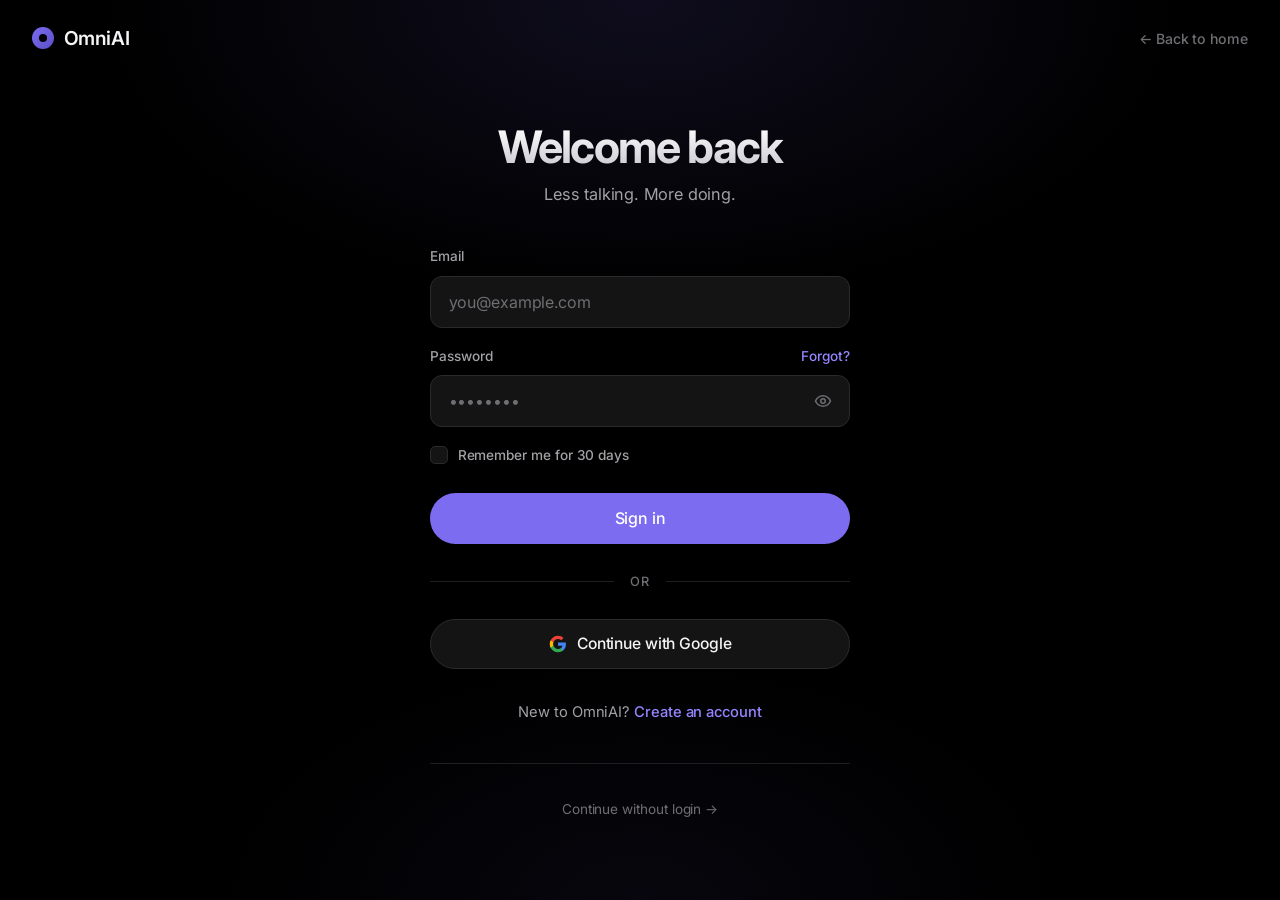
<file: frontend/profile.html>
<!DOCTYPE html>
<html lang="en">
<head>
    <meta charset="UTF-8">
    <meta name="viewport" content="width=device-width, initial-scale=1.0">
    <title>Profile — OmniAI</title>
    <link rel="preconnect" href="https://fonts.googleapis.com">
    <link rel="preconnect" href="https://fonts.gstatic.com" crossorigin>
    <link href="https://fonts.googleapis.com/css2?family=Plus+Jakarta+Sans:ital,wght@0,300;0,400;0,500;0,600;0,700;0,800;1,400;1,500&display=swap" rel="stylesheet">
    <link rel="stylesheet" href="css/styles.css">
    <link rel="stylesheet" href="css/auth.css">
    <script src="js/analytics.js?v=1"></script>
</head>
<body class="auth-body">

    <nav class="profile-nav">
        <a href="index.html" class="nav-brand">
            <span class="logo-icon">⚡</span>
            <span class="logo-text">OmniAI</span>
        </a>
        <div class="nav-actions">
            <a href="index.html" class="nav-link">← Back to Chat</a>
            <button class="nav-logout-btn" onclick="logout()">Log out</button>
        </div>
    </nav>

    <div class="profile-container">
        <div class="auth-error" id="authError" style="display: none;"><span class="error-icon">⚠️</span><span class="error-text" id="errorText"></span></div>
        <div class="auth-success" id="authSuccess" style="display: none;"><span class="success-icon">✅</span><span class="success-text" id="successText"></span></div>

        <div class="profile-header">
            <div class="profile-avatar" id="profileAvatar">?</div>
            <div class="profile-info">
                <h2 id="profileName">Loading...</h2>
                <p id="profileEmail">Loading...</p>
                <p class="profile-joined" id="profileJoined"></p>
            </div>
        </div>

        <div class="profile-section">
            <h3>Edit Profile</h3>
            <div class="profile-form">
                <div class="form-group">
                    <label for="editName">Display Name</label>
                    <input type="text" id="editName" placeholder="Your name" autocomplete="name">
                </div>
                <div class="profile-actions">
                    <button class="auth-submit-btn" id="saveProfileBtn" onclick="handleSaveProfile()" style="width: auto; padding: 10px 24px; font-size: 14px;">
                        <span class="btn-text">Save Changes</span>
                        <span class="btn-loader" style="display: none;"><span class="spinner"></span></span>
                    </button>
                </div>
            </div>
        </div>

        <div class="profile-section">
            <h3>Change Password</h3>
            <div class="profile-form">
                <div class="form-group">
                    <label for="currentPassword">Current Password</label>
                    <div class="password-input-wrapper">
                        <input type="password" id="currentPassword" placeholder="••••••••" autocomplete="current-password">
                        <button type="button" class="toggle-password" onclick="togglePassword('currentPassword')"><span id="currentPasswordToggleIcon">👁️</span></button>
                    </div>
                </div>
                <div class="form-group">
                    <label for="newPassword">New Password</label>
                    <div class="password-input-wrapper">
                        <input type="password" id="newPassword" placeholder="••••••••" autocomplete="new-password" oninput="updatePasswordStrength(this.value)">
                        <button type="button" class="toggle-password" onclick="togglePassword('newPassword')"><span id="newPasswordToggleIcon">👁️</span></button>
                    </div>
                    <div class="password-strength-container">
                        <div class="strength-bar-bg"><div class="strength-bar" id="passwordStrength"></div></div>
                        <span class="strength-text" id="passwordStrengthText"></span>
                    </div>
                </div>
                <div class="form-group">
                    <label for="confirmNewPassword">Confirm New Password</label>
                    <div class="password-input-wrapper">
                        <input type="password" id="confirmNewPassword" placeholder="••••••••" autocomplete="new-password" oninput="checkNewPasswordMatch()">
                        <button type="button" class="toggle-password" onclick="togglePassword('confirmNewPassword')"><span id="confirmNewPasswordToggleIcon">👁️</span></button>
                    </div>
                    <span class="password-match-text" id="newPasswordMatchText"></span>
                </div>
                <div class="profile-actions">
                    <button class="auth-submit-btn" id="changePasswordBtn" onclick="handleChangePassword()" style="width: auto; padding: 10px 24px; font-size: 14px;">
                        <span class="btn-text">Update Password</span>
                        <span class="btn-loader" style="display: none;"><span class="spinner"></span></span>
                    </button>
                </div>
            </div>
        </div>

        <div class="profile-section">
            <h3>Preferences</h3>
            <div class="profile-form">
                <div class="form-group">
                    <label for="prefTheme">Theme</label>
                    <select id="prefTheme" class="pref-select">
                        <option value="dark">Dark</option>
                        <option value="light">Light</option>
                    </select>
                </div>
                <div class="form-group">
                    <label for="prefModel">Default AI Model</label>
                    <select id="prefModel" class="pref-select">
                        <option value="auto">Auto (Recommended)</option>
                        <option value="llama3.2">Llama 3.2 1B</option>
                        <option value="llama3.2:3b">Llama 3.2 3B</option>
                    </select>
                </div>
                <div class="form-group">
                    <label for="prefLanguage">Language</label>
                    <select id="prefLanguage" class="pref-select">
                        <option value="en">English</option>
                        <option value="hi">Hindi</option>
                        <option value="es">Spanish</option>
                        <option value="fr">French</option>
                        <option value="de">German</option>
                        <option value="ja">Japanese</option>
                        <option value="zh">Chinese</option>
                    </select>
                </div>
                <div class="form-group checkbox-group">
                    <label class="checkbox-label">
                        <input type="checkbox" id="prefNotifications" checked>
                        <span>Enable notifications</span>
                    </label>
                </div>
                <div class="profile-actions">
                    <button class="auth-submit-btn" onclick="handleSavePreferences()" style="width: auto; padding: 10px 24px; font-size: 14px;">
                        <span class="btn-text">Save Preferences</span>
                    </button>
                </div>
            </div>
        </div>

        <div class="profile-section danger-section">
            <h3>Danger Zone</h3>
            <p class="danger-text">Once you delete your account, all your conversations, files, and data will be permanently removed. This action cannot be undone.</p>
            <button class="btn-danger" id="deleteAccountBtn" onclick="handleDeleteAccount()">Delete My Account</button>
        </div>
    </div>

    <div class="modal-overlay" id="deleteModal" style="display: none;">
        <div class="modal-content">
            <h3>Delete Account</h3>
            <p>This will permanently delete your account and all data. Type your password to confirm.</p>
            <div class="form-group" style="margin-top: 16px;">
                <input type="password" id="deleteConfirmPassword" placeholder="Enter your password" class="modal-input">
            </div>
            <div class="modal-actions">
                <button class="btn-secondary" onclick="closeDeleteModal()">Cancel</button>
                <button class="btn-danger" id="confirmDeleteBtn" onclick="confirmDeleteAccount()">Delete Forever</button>
            </div>
        </div>
    </div>

    <script src="js/auth.js"></script>
    <script>
        let currentUser = null;
        let currentPreferences = null;

        document.addEventListener('DOMContentLoaded', async () => {
            if (!isAuthenticated()) { window.location.href = 'login.html'; return; }
            await loadProfile();
            await loadPreferences();
        });

        async function loadProfile() {
            try {
                const response = await authFetch('/api/v1/auth/me');
                if (!response.ok) { if (response.status === 401) { clearTokens(); window.location.href = 'login.html'; return; } throw new Error('Failed'); }
                currentUser = await response.json();
                document.getElementById('profileName').textContent = currentUser.name || 'User';
                document.getElementById('profileEmail').textContent = currentUser.email;
                document.getElementById('editName').value = currentUser.name || '';
                document.getElementById('profileAvatar').textContent = (currentUser.name || currentUser.email || '?')[0].toUpperCase();
                if (currentUser.created_at) {
                    const date = new Date(currentUser.created_at);
                    document.getElementById('profileJoined').textContent = `Joined ${date.toLocaleDateString('en-US', { month: 'long', year: 'numeric' })}`;
                }
            } catch (error) { console.error('Load profile error:', error); showError('Failed to load profile'); }
        }

        async function loadPreferences() {
            try {
                const response = await authFetch('/api/v1/auth/me/preferences');
                if (response.ok) {
                    currentPreferences = await response.json();
                    if (currentPreferences.theme) document.getElementById('prefTheme').value = currentPreferences.theme;
                    if (currentPreferences.default_model) document.getElementById('prefModel').value = currentPreferences.default_model;
                    if (currentPreferences.language) document.getElementById('prefLanguage').value = currentPreferences.language;
                    if (currentPreferences.notifications !== undefined) document.getElementById('prefNotifications').checked = currentPreferences.notifications;
                }
            } catch (error) { console.error('Load preferences error:', error); }
        }

        async function handleSaveProfile() {
            const name = document.getElementById('editName').value.trim();
            if (!name) { showError('Name cannot be empty'); return; }
            const btn = document.getElementById('saveProfileBtn'); btn.disabled = true;
            try {
                const response = await authFetch('/api/v1/auth/me', { method: 'PUT', body: JSON.stringify({ name }) });
                if (response.ok) { showSuccess('Profile updated!'); document.getElementById('profileName').textContent = name; document.getElementById('profileAvatar').textContent = name[0].toUpperCase(); }
                else { const data = await response.json(); showError(data.detail || 'Update failed'); }
            } catch (error) { showError('Connection failed'); } finally { btn.disabled = false; }
        }

        function checkNewPasswordMatch() {
            const password = document.getElementById('newPassword').value;
            const confirm = document.getElementById('confirmNewPassword').value;
            const text = document.getElementById('newPasswordMatchText');
            if (!confirm) { text.textContent = ''; text.className = 'password-match-text'; return false; }
            if (password === confirm) { text.textContent = '✓ Passwords match'; text.className = 'password-match-text match'; return true; }
            else { text.textContent = '✗ Passwords do not match'; text.className = 'password-match-text no-match'; return false; }
        }

        async function handleChangePassword() {
            const current = document.getElementById('currentPassword').value;
            const newPass = document.getElementById('newPassword').value;
            const confirm = document.getElementById('confirmNewPassword').value;
            if (!current) { showError('Please enter your current password'); return; }
            if (!newPass) { showError('Please enter a new password'); return; }
            if (newPass !== confirm) { showError('New passwords do not match'); return; }
            const validation = validatePassword(newPass);
            if (!validation.valid) { showError('New password needs: ' + validation.errors.join(', ')); return; }
            const btn = document.getElementById('changePasswordBtn'); btn.disabled = true;
            try {
                const response = await authFetch('/api/v1/auth/me/password', { method: 'PUT', body: JSON.stringify({ current_password: current, new_password: newPass }) });
                if (response.ok) {
                    showSuccess('Password changed successfully!');
                    document.getElementById('currentPassword').value = '';
                    document.getElementById('newPassword').value = '';
                    document.getElementById('confirmNewPassword').value = '';
                    document.getElementById('newPasswordMatchText').textContent = '';
                    const bar = document.getElementById('passwordStrength');
                    const text = document.getElementById('passwordStrengthText');
                    if (bar) { bar.style.width = '0'; bar.className = 'strength-bar'; }
                    if (text) { text.textContent = ''; text.className = 'strength-text'; }
                } else { const data = await response.json(); showError(data.detail || 'Password change failed'); }
            } catch (error) { showError('Connection failed'); } finally { btn.disabled = false; }
        }

        async function handleSavePreferences() {
            const prefs = {
                theme: document.getElementById('prefTheme').value,
                default_model: document.getElementById('prefModel').value,
                language: document.getElementById('prefLanguage').value,
                notifications: document.getElementById('prefNotifications').checked
            };
            try {
                const response = await authFetch('/api/v1/auth/me/preferences', { method: 'PUT', body: JSON.stringify(prefs) });
                if (response.ok) { showSuccess('Preferences saved!'); currentPreferences = prefs; }
                else { const data = await response.json(); showError(data.detail || 'Failed to save preferences'); }
            } catch (error) { showError('Connection failed'); }
        }

        function handleDeleteAccount() { document.getElementById('deleteModal').style.display = 'flex'; document.getElementById('deleteConfirmPassword').value = ''; document.getElementById('deleteConfirmPassword').focus(); }
        function closeDeleteModal() { document.getElementById('deleteModal').style.display = 'none'; }

        async function confirmDeleteAccount() {
            const password = document.getElementById('deleteConfirmPassword').value;
            if (!password) { showError('Please enter your password to confirm deletion'); return; }
            const btn = document.getElementById('confirmDeleteBtn'); btn.disabled = true; btn.textContent = 'Deleting...';
            try {
                const response = await authFetch('/api/v1/auth/me', { method: 'DELETE', body: JSON.stringify({ password }) });
                if (response.ok) { clearTokens(); alert('Your account has been deleted.'); window.location.href = 'login.html'; }
                else { const data = await response.json(); showError(data.detail || 'Deletion failed'); closeDeleteModal(); }
            } catch (error) { showError('Connection failed'); closeDeleteModal(); } finally { btn.disabled = false; btn.textContent = 'Delete Forever'; }
        }

        document.getElementById('deleteModal').addEventListener('click', (e) => { if (e.target.id === 'deleteModal') closeDeleteModal(); });
        document.addEventListener('keydown', (e) => { if (e.key === 'Escape') closeDeleteModal(); });
    </script>
</body>
</html>
</file>
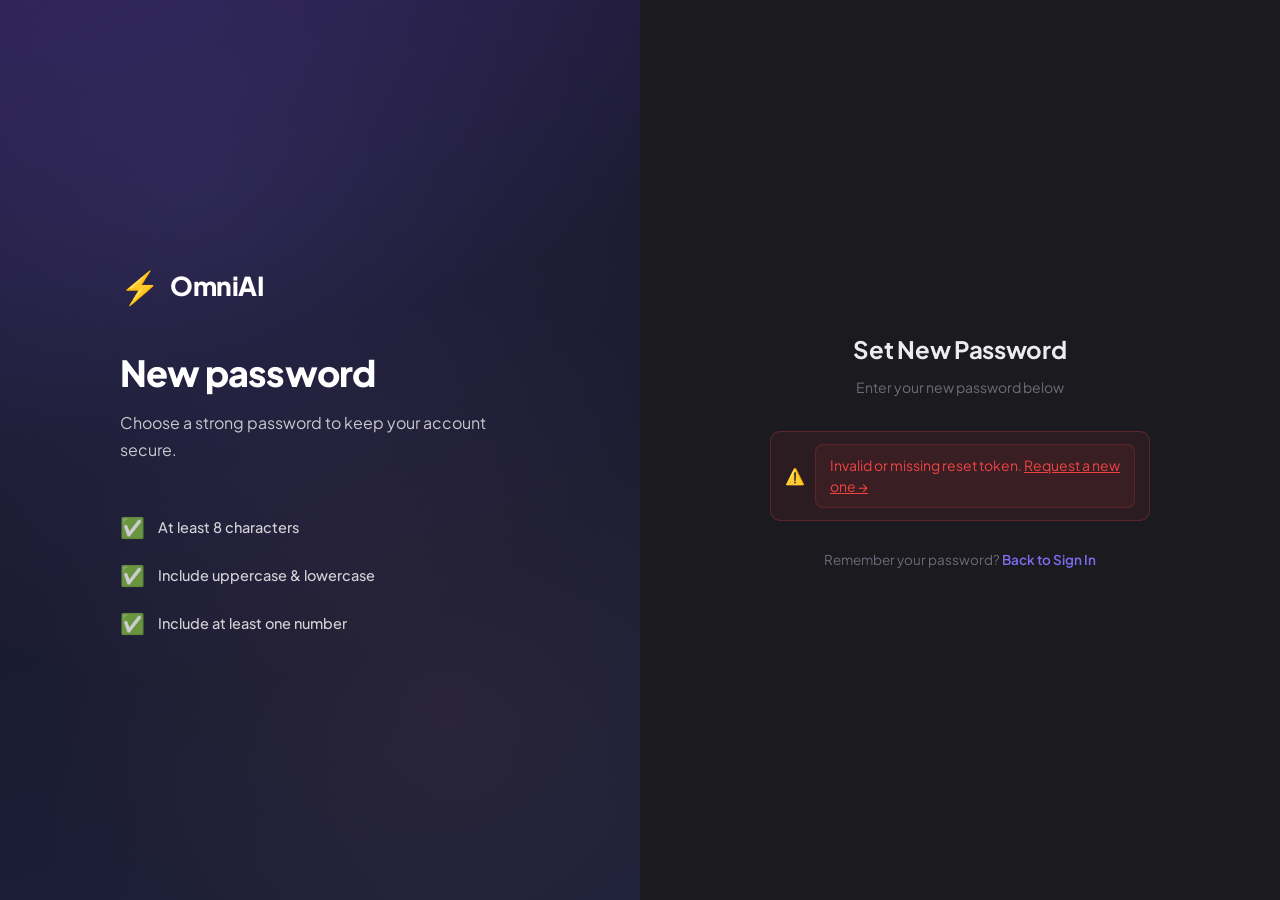
<file: frontend/reset-password.html>
<!DOCTYPE html>
<html lang="en">
<head>
    <meta charset="UTF-8">
    <meta name="viewport" content="width=device-width, initial-scale=1.0">
    <title>Reset Password — OmniAI</title>
    <link rel="preconnect" href="https://fonts.googleapis.com">
    <link rel="preconnect" href="https://fonts.gstatic.com" crossorigin>
    <link href="https://fonts.googleapis.com/css2?family=Plus+Jakarta+Sans:ital,wght@0,300;0,400;0,500;0,600;0,700;0,800;1,400;1,500&display=swap" rel="stylesheet">
    <link rel="stylesheet" href="css/styles.css">
    <link rel="stylesheet" href="css/auth.css">
</head>
<body class="auth-body">
    <div class="auth-container">
        <div class="auth-branding">
            <div class="auth-branding-content">
                <div class="auth-logo">
                    <span class="logo-icon">⚡</span>
                    <span class="logo-text">OmniAI</span>
                </div>
                <h1>New password</h1>
                <p>Choose a strong password to keep your account secure.</p>
                <div class="auth-features">
                    <div class="feature-item"><span class="feature-icon">✅</span><span>At least 8 characters</span></div>
                    <div class="feature-item"><span class="feature-icon">✅</span><span>Include uppercase & lowercase</span></div>
                    <div class="feature-item"><span class="feature-icon">✅</span><span>Include at least one number</span></div>
                </div>
            </div>
        </div>

        <div class="auth-form-section">
            <div class="auth-form-container">
                <div class="auth-form-header">
                    <h2>Set New Password</h2>
                    <p>Enter your new password below</p>
                </div>
                <div class="auth-error" id="authError" style="display: none;"><span class="error-icon">⚠️</span><span class="error-text" id="errorText"></span></div>
                <div class="auth-success" id="authSuccess" style="display: none;"><span class="success-icon">✅</span><span class="success-text" id="successText"></span></div>
                <div class="auth-error" id="noTokenError" style="display: none;">
                    <span class="error-icon">⚠️</span>
                    <span class="error-text">Invalid or missing reset token. <a href="forgot-password.html" style="color: #ef4444; text-decoration: underline;">Request a new one →</a></span>
                </div>

                <form id="resetForm" class="auth-form">
                    <div class="form-group">
                        <label for="password">New Password</label>
                        <div class="password-input-wrapper">
                            <input type="password" id="password" name="password" placeholder="••••••••" required autocomplete="new-password" oninput="updatePasswordStrength(this.value); checkPasswordMatch();">
                            <button type="button" class="toggle-password" onclick="togglePassword('password')"><span id="passwordToggleIcon">👁️</span></button>
                        </div>
                        <div class="password-strength-container">
                            <div class="strength-bar-bg"><div class="strength-bar" id="passwordStrength"></div></div>
                            <span class="strength-text" id="passwordStrengthText"></span>
                        </div>
                    </div>
                    <div class="form-group">
                        <label for="confirmPassword">Confirm New Password</label>
                        <div class="password-input-wrapper">
                            <input type="password" id="confirmPassword" name="confirmPassword" placeholder="••••••••" required autocomplete="new-password" oninput="checkPasswordMatch()">
                            <button type="button" class="toggle-password" onclick="togglePassword('confirmPassword')"><span id="confirmPasswordToggleIcon">👁️</span></button>
                        </div>
                        <span class="password-match-text" id="passwordMatchText"></span>
                    </div>
                    <button type="submit" class="auth-submit-btn" id="submitBtn">
                        <span class="btn-text">Reset Password</span>
                        <span class="btn-loader" style="display: none;"><span class="spinner"></span></span>
                    </button>
                </form>
                <div class="auth-footer"><p>Remember your password? <a href="login.html">Back to Sign In</a></p></div>
            </div>
        </div>
    </div>

    <script src="js/auth.js"></script>
    <script>
        const urlParams = new URLSearchParams(window.location.search);
        const resetToken = urlParams.get('token');
        if (!resetToken) { document.getElementById('noTokenError').style.display = 'flex'; document.getElementById('resetForm').style.display = 'none'; }

        function checkPasswordMatch() {
            const password = document.getElementById('password').value;
            const confirmPassword = document.getElementById('confirmPassword').value;
            const matchText = document.getElementById('passwordMatchText');
            if (!confirmPassword) { matchText.textContent = ''; matchText.className = 'password-match-text'; return false; }
            if (password === confirmPassword) { matchText.textContent = '✓ Passwords match'; matchText.className = 'password-match-text match'; return true; }
            else { matchText.textContent = '✗ Passwords do not match'; matchText.className = 'password-match-text no-match'; return false; }
        }

        document.getElementById('resetForm').addEventListener('submit', async (e) => {
            e.preventDefault();
            const password = document.getElementById('password').value;
            const confirmPassword = document.getElementById('confirmPassword').value;
            if (password !== confirmPassword) { showError('Passwords do not match'); return; }
            const validation = validatePassword(password);
            if (!validation.valid) { showError('Password needs: ' + validation.errors.join(', ')); return; }
            const success = await resetPassword(resetToken, password);
            if (success) { document.getElementById('resetForm').style.display = 'none'; }
        });
    </script>
</body>
</html>
</file>
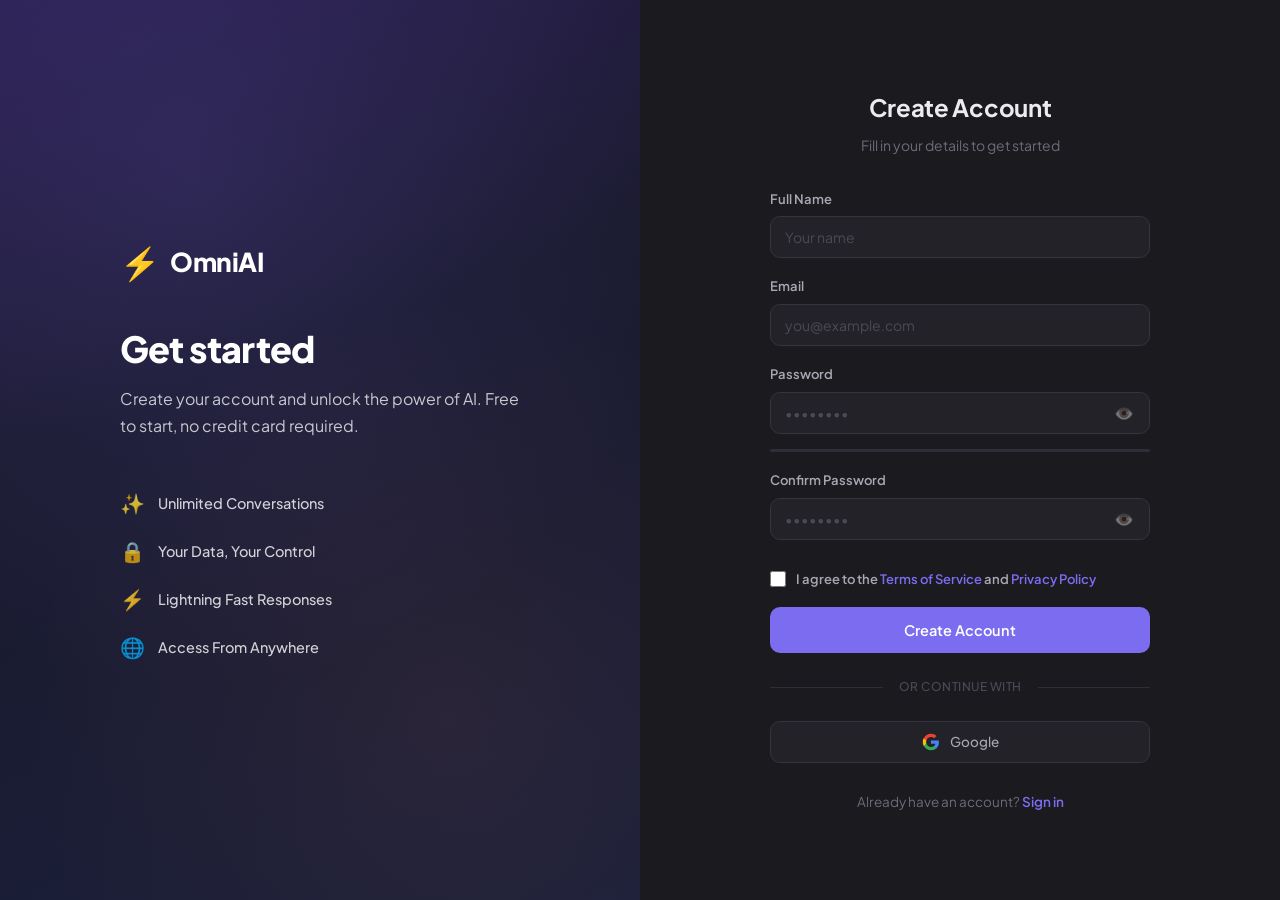
<file: frontend/signup.html>
<!DOCTYPE html>
<html lang="en">
<head>
    <meta charset="UTF-8">
    <meta name="viewport" content="width=device-width, initial-scale=1.0">
    <title>Sign Up — OmniAI</title>
    <link rel="preconnect" href="https://fonts.googleapis.com">
    <link rel="preconnect" href="https://fonts.gstatic.com" crossorigin>
    <link href="https://fonts.googleapis.com/css2?family=Plus+Jakarta+Sans:ital,wght@0,300;0,400;0,500;0,600;0,700;0,800;1,400;1,500&display=swap" rel="stylesheet">
    <link rel="stylesheet" href="css/styles.css">
    <link rel="stylesheet" href="css/auth.css">
    <script src="js/analytics.js?v=1"></script>
</head>
<body class="auth-body">
    <div class="auth-container">
        <div class="auth-branding">
            <div class="auth-branding-content">
                <div class="auth-logo">
                    <span class="logo-icon">⚡</span>
                    <span class="logo-text">OmniAI</span>
                </div>
                <h1>Get started</h1>
                <p>Create your account and unlock the power of AI. Free to start, no credit card required.</p>
                <div class="auth-features">
                    <div class="feature-item">
                        <span class="feature-icon">✨</span>
                        <span>Unlimited Conversations</span>
                    </div>
                    <div class="feature-item">
                        <span class="feature-icon">🔒</span>
                        <span>Your Data, Your Control</span>
                    </div>
                    <div class="feature-item">
                        <span class="feature-icon">⚡</span>
                        <span>Lightning Fast Responses</span>
                    </div>
                    <div class="feature-item">
                        <span class="feature-icon">🌐</span>
                        <span>Access From Anywhere</span>
                    </div>
                </div>
            </div>
        </div>

        <div class="auth-form-section">
            <div class="auth-form-container">
                <div class="auth-form-header">
                    <h2>Create Account</h2>
                    <p>Fill in your details to get started</p>
                </div>

                <div class="auth-error" id="authError" style="display: none;">
                    <span class="error-icon">⚠️</span>
                    <span class="error-text" id="errorText"></span>
                </div>
                <div class="auth-success" id="authSuccess" style="display: none;">
                    <span class="success-icon">✅</span>
                    <span class="success-text" id="successText"></span>
                </div>

                <form id="signupForm" class="auth-form">
                    <div class="form-group">
                        <label for="name">Full Name</label>
                        <input type="text" id="name" name="name" placeholder="Your name" required autocomplete="name">
                    </div>
                    <div class="form-group">
                        <label for="email">Email</label>
                        <input type="email" id="email" name="email" placeholder="you@example.com" required autocomplete="email">
                    </div>
                    <div class="form-group">
                        <label for="password">Password</label>
                        <div class="password-input-wrapper">
                            <input type="password" id="password" name="password" placeholder="••••••••" required autocomplete="new-password" oninput="updatePasswordStrength(this.value); checkPasswordMatch();">
                            <button type="button" class="toggle-password" onclick="togglePassword('password')">
                                <span id="passwordToggleIcon">👁️</span>
                            </button>
                        </div>
                        <div class="password-strength-container">
                            <div class="strength-bar-bg"><div class="strength-bar" id="passwordStrength"></div></div>
                            <span class="strength-text" id="passwordStrengthText"></span>
                        </div>
                    </div>
                    <div class="form-group">
                        <label for="confirmPassword">Confirm Password</label>
                        <div class="password-input-wrapper">
                            <input type="password" id="confirmPassword" name="confirmPassword" placeholder="••••••••" required autocomplete="new-password" oninput="checkPasswordMatch()">
                            <button type="button" class="toggle-password" onclick="togglePassword('confirmPassword')">
                                <span id="confirmPasswordToggleIcon">👁️</span>
                            </button>
                        </div>
                        <span class="password-match-text" id="passwordMatchText"></span>
                    </div>
                    <div class="form-group checkbox-group">
                        <label class="checkbox-label">
                            <input type="checkbox" id="agreeTerms" name="agreeTerms" required>
                            <span>I agree to the <a href="#" class="terms-link">Terms of Service</a> and <a href="#" class="terms-link">Privacy Policy</a></span>
                        </label>
                    </div>
                    <button type="submit" class="auth-submit-btn" id="submitBtn">
                        <span class="btn-text">Create Account</span>
                        <span class="btn-loader" style="display: none;"><span class="spinner"></span></span>
                    </button>
                </form>

                <div class="auth-divider"><span>or continue with</span></div>
                <div class="social-login">
                    <button type="button" class="social-btn google-btn" onclick="loginWithGoogle()">
                        <svg viewBox="0 0 24 24" width="18" height="18">
                            <path fill="#4285F4" d="M22.56 12.25c0-.78-.07-1.53-.2-2.25H12v4.26h5.92c-.26 1.37-1.04 2.53-2.21 3.31v2.77h3.57c2.08-1.92 3.28-4.74 3.28-8.09z"/>
                            <path fill="#34A853" d="M12 23c2.97 0 5.46-.98 7.28-2.66l-3.57-2.77c-.98.66-2.23 1.06-3.71 1.06-2.86 0-5.29-1.93-6.16-4.53H2.18v2.84C3.99 20.53 7.7 23 12 23z"/>
                            <path fill="#FBBC05" d="M5.84 14.09c-.22-.66-.35-1.36-.35-2.09s.13-1.43.35-2.09V7.07H2.18C1.43 8.55 1 10.22 1 12s.43 3.45 1.18 4.93l2.85-2.22.81-.62z"/>
                            <path fill="#EA4335" d="M12 5.38c1.62 0 3.06.56 4.21 1.64l3.15-3.15C17.45 2.09 14.97 1 12 1 7.7 1 3.99 3.47 2.18 7.07l3.66 2.84c.87-2.6 3.3-4.53 6.16-4.53z"/>
                        </svg>
                        Google
                    </button>
                </div>
                <div class="auth-footer">
                    <p>Already have an account? <a href="login.html">Sign in</a></p>
                </div>
            </div>
        </div>
    </div>

    <script src="js/auth.js"></script>
    <script>
        function checkPasswordMatch() {
            const password = document.getElementById('password').value;
            const confirmPassword = document.getElementById('confirmPassword').value;
            const matchText = document.getElementById('passwordMatchText');
            if (!confirmPassword) { matchText.textContent = ''; matchText.className = 'password-match-text'; return false; }
            if (password === confirmPassword) { matchText.textContent = '✓ Passwords match'; matchText.className = 'password-match-text match'; return true; }
            else { matchText.textContent = '✗ Passwords do not match'; matchText.className = 'password-match-text no-match'; return false; }
        }

        document.getElementById('signupForm').addEventListener('submit', async (e) => {
            e.preventDefault();
            const name = document.getElementById('name').value.trim();
            const email = document.getElementById('email').value.trim();
            const password = document.getElementById('password').value;
            const confirmPassword = document.getElementById('confirmPassword').value;
            const agreeTerms = document.getElementById('agreeTerms').checked;
            if (!name) { showError('Please enter your name'); return; }
            if (!email) { showError('Please enter your email'); return; }
            if (password !== confirmPassword) { showError('Passwords do not match'); return; }
            const validation = validatePassword(password);
            if (!validation.valid) { showError('Password must have: ' + validation.errors.join(', ')); return; }
            if (!agreeTerms) { showError('Please agree to the Terms of Service'); return; }
            await register(name, email, password);
        });
    </script>
</body>
</html>
</file>
<file: frontend/css/styles.css>
/* ============================================================================
   OmniAI — Professional Design System
   Inspired by Claude's refined minimalism
   ============================================================================ */

   @import url('https://fonts.googleapis.com/css2?family=Plus+Jakarta+Sans:ital,wght@0,300;0,400;0,500;0,600;0,700;0,800;1,400;1,500&display=swap');

   /* ============================================================================
      Design Tokens
      ============================================================================ */
   
   :root {
       /* Typography */
       --font-primary: 'Plus Jakarta Sans', -apple-system, BlinkMacSystemFont, sans-serif;
   
       /* Dark Mode (Default) */
       --bg-primary: #1a1a1f;
       --bg-secondary: #222228;
       --bg-tertiary: #2a2a32;
       --bg-elevated: #2e2e38;
       --bg-hover: #32323c;
       --bg-input: #26262e;
   
       --text-primary: #ececf0;
       --text-secondary: #a8a8b3;
       --text-tertiary: #6c6c7a;
       --text-inverse: #1a1a1f;
   
       --border-primary: #35353f;
       --border-secondary: #2e2e38;
       --border-focus: #7c6cf0;
   
       --accent-primary: #7c6cf0;
       --accent-hover: #6b5ce0;
       --accent-subtle: rgba(124, 108, 240, 0.12);
       --accent-text: #a599f5;
   
       --success: #34c759;
       --warning: #f0a030;
       --danger: #ef4444;
       --info: #60a5fa;
   
       --shadow-sm: 0 1px 2px rgba(0, 0, 0, 0.3);
       --shadow-md: 0 4px 12px rgba(0, 0, 0, 0.25);
       --shadow-lg: 0 8px 30px rgba(0, 0, 0, 0.35);
       --shadow-glow: 0 0 0 3px rgba(124, 108, 240, 0.15);
   
       --radius-sm: 8px;
       --radius-md: 12px;
       --radius-lg: 16px;
       --radius-xl: 24px;
       --radius-full: 9999px;
   
       --transition-fast: 150ms cubic-bezier(0.4, 0, 0.2, 1);
       --transition-normal: 250ms cubic-bezier(0.4, 0, 0.2, 1);
       --transition-slow: 400ms cubic-bezier(0.4, 0, 0.2, 1);
   
       --chat-max-width: 768px;
       --sidebar-width: 280px;
       --header-height: 56px;
   }
   
   /* Light Mode */
   .light-mode {
       --bg-primary: #faf9f7;
       --bg-secondary: #ffffff;
       --bg-tertiary: #f2f0ec;
       --bg-elevated: #ffffff;
       --bg-hover: #eeece8;
       --bg-input: #ffffff;
   
       --text-primary: #1a1a1f;
       --text-secondary: #5a5a66;
       --text-tertiary: #8a8a96;
       --text-inverse: #ffffff;
   
       --border-primary: #e2e0dc;
       --border-secondary: #eae8e4;
       --border-focus: #7c6cf0;
   
       --shadow-sm: 0 1px 2px rgba(0, 0, 0, 0.06);
       --shadow-md: 0 4px 12px rgba(0, 0, 0, 0.08);
       --shadow-lg: 0 8px 30px rgba(0, 0, 0, 0.1);
   }
   
   /* ============================================================================
      Reset & Base
      ============================================================================ */
   
   *, *::before, *::after {
       box-sizing: border-box;
       margin: 0;
       padding: 0;
   }
   
   html {
       font-size: 16px;
       -webkit-font-smoothing: antialiased;
       -moz-osx-font-smoothing: grayscale;
       text-rendering: optimizeLegibility;
   }
   
   body {
       font-family: var(--font-primary);
       background: var(--bg-primary);
       color: var(--text-primary);
       line-height: 1.6;
       height: 100vh;
       overflow: hidden;
       transition: background var(--transition-normal), color var(--transition-normal);
   }
   
   ::selection {
       background: var(--accent-subtle);
       color: var(--accent-text);
   }
   
   ::-webkit-scrollbar {
       width: 6px;
   }
   
   ::-webkit-scrollbar-track {
       background: transparent;
   }
   
   ::-webkit-scrollbar-thumb {
       background: var(--text-tertiary);
       border-radius: var(--radius-full);
   }
   
   ::-webkit-scrollbar-thumb:hover {
       background: var(--text-secondary);
   }
   
   /* ============================================================================
      Header
      ============================================================================ */
   
   .header {
       height: var(--header-height);
       display: flex;
       align-items: center;
       justify-content: space-between;
       padding: 0 16px;
       background: var(--bg-secondary);
       border-bottom: 1px solid var(--border-secondary);
       position: relative;
       z-index: 100;
       flex-shrink: 0;
   }
   
   .header-left {
       display: flex;
       align-items: center;
       gap: 12px;
   }
   
   .header-right {
       display: flex;
       align-items: center;
       gap: 8px;
   }
   
   .logo {
       font-size: 17px;
       font-weight: 700;
       color: var(--text-primary);
       letter-spacing: -0.3px;
       display: flex;
       align-items: center;
       gap: 8px;
   }
   
   .sidebar-toggle {
       width: 36px;
       height: 36px;
       display: flex;
       align-items: center;
       justify-content: center;
       background: none;
       border: none;
       color: var(--text-secondary);
       cursor: pointer;
       border-radius: var(--radius-sm);
       font-size: 18px;
       transition: all var(--transition-fast);
   }
   
   .sidebar-toggle:hover {
       background: var(--bg-hover);
       color: var(--text-primary);
   }
   
   .theme-toggle,
   .files-toggle {
       width: 36px;
       height: 36px;
       display: flex;
       align-items: center;
       justify-content: center;
       background: none;
       border: 1px solid var(--border-primary);
       color: var(--text-secondary);
       cursor: pointer;
       border-radius: var(--radius-sm);
       font-size: 16px;
       transition: all var(--transition-fast);
   }
   
   .theme-toggle:hover,
   .files-toggle:hover {
       background: var(--bg-hover);
       color: var(--text-primary);
       border-color: var(--text-tertiary);
   }
   
   .new-chat-btn {
       padding: 8px 16px;
       background: var(--accent-primary);
       color: white;
       border: none;
       border-radius: var(--radius-sm);
       font-size: 13px;
       font-weight: 600;
       font-family: var(--font-primary);
       cursor: pointer;
       transition: all var(--transition-fast);
       letter-spacing: -0.1px;
   }
   
   .new-chat-btn:hover {
       background: var(--accent-hover);
       transform: translateY(-1px);
       box-shadow: var(--shadow-md);
   }
   
   .new-chat-btn:active {
       transform: translateY(0);
   }
   
   /* ============================================================================
      Main Layout
      ============================================================================ */
   
   .main-container {
       display: flex;
       height: calc(100vh - var(--header-height));
       overflow: hidden;
   }
   
   /* ============================================================================
      Sidebar
      ============================================================================ */
   
   .sidebar {
       width: var(--sidebar-width);
       background: var(--bg-secondary);
       border-right: 1px solid var(--border-secondary);
       display: flex;
       flex-direction: column;
       flex-shrink: 0;
       transition: width var(--transition-normal), transform var(--transition-normal);
       overflow: hidden;
   }
   
   .sidebar.hidden {
       width: 0;
       border-right: none;
       overflow: hidden;
   }
   
   .sidebar-header {
       padding: 16px;
       flex-shrink: 0;
   }
   
   .sidebar-title {
       font-size: 13px;
       font-weight: 600;
       color: var(--text-tertiary);
       text-transform: uppercase;
       letter-spacing: 0.8px;
       margin-bottom: 12px;
   }
   
   .search-box {
       width: 100%;
       padding: 9px 12px;
       background: var(--bg-input);
       border: 1px solid var(--border-primary);
       border-radius: var(--radius-sm);
       color: var(--text-primary);
       font-size: 13px;
       font-family: var(--font-primary);
       outline: none;
       transition: all var(--transition-fast);
   }
   
   .search-box:focus {
       border-color: var(--border-focus);
       box-shadow: var(--shadow-glow);
   }
   
   .search-box::placeholder {
       color: var(--text-tertiary);
   }
   
   .conversations-list {
       flex: 1;
       overflow-y: auto;
       padding: 4px 8px;
   }
   
   .conversation-item {
       display: flex;
       flex-direction: column;
       padding: 10px 12px;
       margin-bottom: 2px;
       border-radius: var(--radius-sm);
       position: relative;
       cursor: pointer;
       transition: all var(--transition-fast);
       border: 1px solid transparent;
   }
   
   .conversation-item:hover {
       background: var(--bg-hover);
   }
   
   .conversation-item.active {
       background: var(--accent-subtle);
       border-color: rgba(124, 108, 240, 0.2);
   }
   
   .conversation-title {
       font-size: 13.5px;
       font-weight: 500;
       color: var(--text-primary);
       white-space: nowrap;
       overflow: hidden;
       text-overflow: ellipsis;
       line-height: 1.4;
   }
   
   .conversation-meta {
       font-size: 11.5px;
       color: var(--text-tertiary);
       margin-top: 2px;
   }
   
   .conversation-time {
       font-size: 11.5px;
       color: var(--text-tertiary);
       margin-top: 2px;
   }
   
   .title-input {
       font-size: 13.5px;
       font-weight: 500;
       font-family: var(--font-primary);
       color: var(--text-primary);
       background: var(--bg-input);
       border: 1px solid var(--border-focus);
       border-radius: 6px;
       padding: 4px 8px;
       width: 100%;
       outline: none;
       box-shadow: var(--shadow-glow);
   }
   
   .conversation-actions {
       position: absolute;
       right: 8px;
       top: 50%;
       transform: translateY(-50%);
       display: flex;
       gap: 2px;
       opacity: 0;
       transition: opacity var(--transition-fast);
   }
   
   .conversation-item:hover .conversation-actions {
       opacity: 1;
   }
   
   .conv-action-btn {
       width: 28px;
       height: 28px;
       display: flex;
       align-items: center;
       justify-content: center;
       background: var(--bg-elevated);
       border: 1px solid var(--border-primary);
       border-radius: 6px;
       cursor: pointer;
       font-size: 12px;
       transition: all var(--transition-fast);
       color: var(--text-secondary);
   }
   
   .conv-action-btn:hover {
       background: var(--bg-primary);
       border-color: var(--text-tertiary);
   }
   
   .edit-btn,
   .delete-btn {
       background: var(--bg-elevated);
       border: 1px solid var(--border-primary);
       color: var(--text-secondary);
       width: 26px;
       height: 26px;
       border-radius: 6px;
       cursor: pointer;
       font-size: 13px;
       display: flex;
       align-items: center;
       justify-content: center;
       transition: all var(--transition-fast);
   }
   
   .edit-btn:hover {
       background: var(--accent-subtle);
       color: var(--accent-primary);
       border-color: var(--accent-primary);
   }
   
   .delete-btn:hover {
       background: rgba(239, 68, 68, 0.1);
       color: var(--danger);
       border-color: var(--danger);
   }
   
   .files-toggle.active {
       background: var(--accent-primary);
       color: white;
       border-color: var(--accent-primary);
   }
   
   .no-conversations,
   .empty-state {
       text-align: center;
       padding: 40px 16px;
       color: var(--text-tertiary);
       font-size: 13px;
       line-height: 1.6;
   }
   
   .sidebar-overlay {
       display: none;
       position: fixed;
       inset: 0;
       background: rgba(0, 0, 0, 0.5);
       z-index: 49;
       backdrop-filter: blur(4px);
   }
   
   .sidebar-overlay.show {
       display: block;
   }
   
   /* ============================================================================
      Files Panel
      ============================================================================ */
   
   .files-panel {
       width: var(--sidebar-width);
       background: var(--bg-secondary);
       border-right: 1px solid var(--border-secondary);
       display: flex;
       flex-direction: column;
       flex-shrink: 0;
       overflow: hidden;
   }
   
   .files-panel.hidden {
       display: none;
   }
   
   .files-panel-header {
       padding: 16px;
       display: flex;
       align-items: center;
       justify-content: space-between;
       flex-shrink: 0;
   }
   
   .files-panel-title {
       font-size: 13px;
       font-weight: 600;
       color: var(--text-tertiary);
       text-transform: uppercase;
       letter-spacing: 0.8px;
   }
   
   .files-panel-header select {
       padding: 5px 8px;
       background: var(--bg-input);
       border: 1px solid var(--border-primary);
       border-radius: 6px;
       color: var(--text-primary);
       font-size: 12px;
       font-family: var(--font-primary);
       outline: none;
       cursor: pointer;
   }
   
   .files-search {
       padding: 0 16px 12px;
   }
   
   .file-search-input {
       width: 100%;
       padding: 8px 12px;
       background: var(--bg-input);
       border: 1px solid var(--border-primary);
       border-radius: var(--radius-sm);
       color: var(--text-primary);
       font-size: 13px;
       font-family: var(--font-primary);
       outline: none;
       transition: all var(--transition-fast);
   }
   
   .file-search-input:focus {
       border-color: var(--border-focus);
       box-shadow: var(--shadow-glow);
   }
   
   .file-search-input::placeholder {
       color: var(--text-tertiary);
   }
   
   .files-list {
       flex: 1;
       overflow-y: auto;
       padding: 0 8px;
   }
   
   .file-card {
       padding: 10px 12px;
       margin-bottom: 6px;
       background: var(--bg-primary);
       border: 1px solid var(--border-primary);
       border-radius: var(--radius-sm);
       transition: all var(--transition-fast);
   }
   
   .file-card:hover {
       border-color: var(--accent-primary);
       box-shadow: var(--shadow-sm);
   }
   
   .file-card-header {
       display: flex;
       align-items: flex-start;
       gap: 10px;
   }
   
   .file-card-icon {
       font-size: 20px;
       flex-shrink: 0;
   }
   
   .file-card-info {
       flex: 1;
       min-width: 0;
   }
   
   .file-card-name {
       font-size: 13px;
       font-weight: 500;
       color: var(--text-primary);
       overflow: hidden;
       text-overflow: ellipsis;
       white-space: nowrap;
       margin-bottom: 4px;
   }
   
   .file-card-meta {
       font-size: 11px;
       color: var(--text-tertiary);
       display: flex;
       gap: 8px;
   }
   
   .file-card-actions {
       display: flex;
       gap: 4px;
       margin-top: 8px;
       padding-top: 8px;
       border-top: 1px solid var(--border-secondary);
   }
   
   .file-item {
       display: flex;
       align-items: center;
       gap: 10px;
       padding: 10px 12px;
       border-radius: var(--radius-sm);
       cursor: pointer;
       transition: all var(--transition-fast);
       margin-bottom: 2px;
   }
   
   .file-item:hover {
       background: var(--bg-hover);
   }
   
   .file-icon {
       font-size: 20px;
       flex-shrink: 0;
       width: 32px;
       text-align: center;
   }
   
   .file-info {
       flex: 1;
       min-width: 0;
   }
   
   .file-name {
       font-size: 13px;
       font-weight: 500;
       color: var(--text-primary);
       overflow: hidden;
       text-overflow: ellipsis;
       white-space: nowrap;
   }
   
   .file-meta {
       display: flex;
       gap: 8px;
       margin-top: 2px;
   }
   
   .file-size,
   .file-date,
   .file-type {
       font-size: 11px;
       color: var(--text-tertiary);
   }
   
   .file-snippet {
       font-size: 12px;
       color: var(--text-secondary);
       margin-top: 4px;
       display: -webkit-box;
       -webkit-line-clamp: 2;
       -webkit-box-orient: vertical;
       line-clamp: 2;
       box-orient: vertical;
       overflow: hidden;
   }
   
   .match-count {
       font-size: 11px;
       color: var(--accent-text);
   }
   
   .file-item.search-result {
       border-left: 3px solid var(--accent-primary);
   }
   
   .file-actions {
       display: flex;
       gap: 4px;
       opacity: 0;
       transition: opacity var(--transition-fast);
   }
   
   .file-item:hover .file-actions {
       opacity: 1;
   }
   
   .file-action-btn {
       width: 28px;
       height: 28px;
       display: flex;
       align-items: center;
       justify-content: center;
       background: var(--bg-elevated);
       border: 1px solid var(--border-primary);
       border-radius: 6px;
       cursor: pointer;
       font-size: 13px;
       transition: all var(--transition-fast);
   }
   
   .file-action-btn:hover {
       background: var(--bg-primary);
   }
   
   .file-action-btn.delete:hover {
       border-color: var(--danger);
       color: var(--danger);
   }
   
   .files-stats {
       padding: 12px 16px;
       border-top: 1px solid var(--border-secondary);
   }
   
   .files-stats-grid {
       display: grid;
       grid-template-columns: 1fr 1fr;
       gap: 12px;
   }
   
   .files-stat-item {
       display: flex;
       flex-direction: column;
   }
   
   .files-stat-value {
       font-size: 16px;
       font-weight: 700;
       color: var(--text-primary);
   }
   
   .files-stat-label {
       font-size: 11px;
       color: var(--text-tertiary);
       text-transform: uppercase;
       letter-spacing: 0.5px;
   }
   
   /* ============================================================================
      Chat Area
      ============================================================================ */
   
   .chat-area {
       flex: 1;
       display: flex;
       flex-direction: column;
       min-width: 0;
       position: relative;
   }
   
   .messages-container {
       flex: 1;
       overflow-y: auto;
       scroll-behavior: smooth;
   }
   
   /* ============================================================================
      Welcome Screen
      ============================================================================ */
   
   .welcome {
       display: flex;
       flex-direction: column;
       align-items: center;
       justify-content: center;
       height: 100%;
       padding: 40px 24px;
       text-align: center;
       animation: welcomeFade 0.6s ease;
   }
   
   @keyframes welcomeFade {
       from { opacity: 0; transform: translateY(16px); }
       to { opacity: 1; transform: translateY(0); }
   }
   
   .welcome h1 {
       font-size: 32px;
       font-weight: 700;
       color: var(--text-primary);
       margin-bottom: 12px;
       letter-spacing: -0.5px;
       line-height: 1.2;
   }
   
   .welcome p {
       font-size: 15px;
       color: var(--text-secondary);
       max-width: 480px;
       line-height: 1.6;
       margin-bottom: 40px;
   }
   
   .suggestions {
       display: grid;
       grid-template-columns: repeat(auto-fit, minmax(200px, 1fr));
       gap: 12px;
       max-width: 640px;
       width: 100%;
   }
   
   .suggestion-card {
       padding: 16px;
       background: var(--bg-secondary);
       border: 1px solid var(--border-primary);
       border-radius: var(--radius-md);
       cursor: pointer;
       text-align: left;
       transition: all var(--transition-fast);
   }
   
   .suggestion-card:hover {
       background: var(--bg-hover);
       border-color: var(--accent-primary);
       transform: translateY(-2px);
       box-shadow: var(--shadow-md);
   }
   
   .suggestion-title {
       font-size: 14px;
       font-weight: 600;
       color: var(--text-primary);
       margin-bottom: 4px;
   }
   
   .suggestion-text {
       font-size: 12.5px;
       color: var(--text-tertiary);
   }
   
   /* ============================================================================
      Messages
      ============================================================================ */
   
   .message {
       padding: 24px 0;
       animation: messageIn 0.35s ease;
   }
   
   @keyframes messageIn {
       from { opacity: 0; transform: translateY(8px); }
       to { opacity: 1; transform: translateY(0); }
   }
   
   .message.user {
       background: transparent;
   }
   
   .message.assistant {
       background: var(--bg-secondary);
       border-top: 1px solid var(--border-secondary);
       border-bottom: 1px solid var(--border-secondary);
   }
   
   .light-mode .message.assistant {
       background: var(--bg-tertiary);
   }
   
   .message-header {
       display: flex;
       align-items: center;
       gap: 12px;
       margin-bottom: 8px;
       max-width: var(--chat-max-width);
       margin-left: auto;
       margin-right: auto;
       padding: 0 24px;
   }
   
   .avatar {
       width: 28px;
       height: 28px;
       border-radius: var(--radius-full);
       display: flex;
       align-items: center;
       justify-content: center;
       font-size: 14px;
       flex-shrink: 0;
   }
   
   .avatar.user {
       background: var(--accent-primary);
       color: white;
       font-size: 12px;
   }
   
   .avatar.assistant {
       background: linear-gradient(135deg, var(--accent-primary), #e07850);
       color: white;
       font-size: 13px;
   }
   
   .sender-name {
       font-size: 13.5px;
       font-weight: 600;
       color: var(--text-primary);
   }
   
   .message-content {
       max-width: var(--chat-max-width);
       margin: 0 auto;
       padding: 0 24px 0 64px;
       font-size: 15px;
       line-height: 1.75;
       color: var(--text-primary);
       white-space: pre-wrap;
       word-wrap: break-word;
   }
   
   .message.user .message-content {
       color: var(--text-secondary);
   }
   
   /* ============================================================================
      Message Actions
      ============================================================================ */
   
   .message-edit-actions {
       max-width: var(--chat-max-width);
       margin: 8px auto 0;
       padding: 0 24px 0 64px;
       display: flex;
       gap: 4px;
       opacity: 0;
       transition: opacity var(--transition-fast);
   }
   
   .message:hover .message-edit-actions {
       opacity: 1;
   }
   
   .edit-msg-btn,
   .delete-msg-btn {
       padding: 4px 8px;
       background: none;
       border: 1px solid var(--border-primary);
       border-radius: 6px;
       color: var(--text-tertiary);
       cursor: pointer;
       font-size: 12px;
       transition: all var(--transition-fast);
   }
   
   .edit-msg-btn:hover {
       background: var(--bg-hover);
       color: var(--text-primary);
       border-color: var(--text-tertiary);
   }
   
   .delete-msg-btn:hover {
       background: rgba(239, 68, 68, 0.1);
       color: var(--danger);
       border-color: var(--danger);
   }
   
   .message-actions {
       max-width: var(--chat-max-width);
       margin: 12px auto 0;
       padding: 0 24px 0 64px;
   }
   
   .regenerate-btn {
       padding: 6px 12px;
       background: none;
       border: 1px solid var(--border-primary);
       border-radius: var(--radius-sm);
       color: var(--text-tertiary);
       cursor: pointer;
       font-size: 12.5px;
       font-family: var(--font-primary);
       transition: all var(--transition-fast);
   }
   
   .regenerate-btn:hover {
       background: var(--bg-hover);
       color: var(--text-primary);
       border-color: var(--text-tertiary);
   }
   
   .feedback-buttons {
       max-width: var(--chat-max-width);
       margin: 8px auto 0;
       padding: 0 24px 0 64px;
       display: flex;
       gap: 6px;
   }
   
   .feedback-btn {
       padding: 4px 10px;
       background: none;
       border: 1px solid var(--border-primary);
       border-radius: var(--radius-full);
       color: var(--text-tertiary);
       cursor: pointer;
       font-size: 12px;
       font-family: var(--font-primary);
       transition: all var(--transition-fast);
   }
   
   .feedback-btn:hover {
       background: var(--bg-hover);
       color: var(--text-primary);
   }
   
   .feedback-btn.active.thumbs-up {
       background: rgba(52, 199, 89, 0.12);
       color: var(--success);
       border-color: var(--success);
   }
   
   .feedback-btn.active.thumbs-down {
       background: rgba(239, 68, 68, 0.12);
       color: var(--danger);
       border-color: var(--danger);
   }
   
   /* ============================================================================
      Edit Message
      ============================================================================ */
   
   .edit-textarea {
       width: 100%;
       padding: 12px;
       background: var(--bg-input);
       border: 1px solid var(--border-focus);
       border-radius: var(--radius-sm);
       color: var(--text-primary);
       font-size: 14px;
       font-family: var(--font-primary);
       line-height: 1.6;
       resize: vertical;
       outline: none;
       box-shadow: var(--shadow-glow);
   }
   
   .edit-actions {
       display: flex;
       gap: 8px;
       margin-top: 8px;
   }
   
   .edit-save-btn,
   .edit-cancel-btn {
       padding: 6px 14px;
       border-radius: var(--radius-sm);
       font-size: 12.5px;
       font-family: var(--font-primary);
       font-weight: 500;
       cursor: pointer;
       transition: all var(--transition-fast);
       border: none;
   }
   
   .edit-save-btn {
       background: var(--accent-primary);
       color: white;
   }
   
   .edit-save-btn:hover {
       background: var(--accent-hover);
   }
   
   .edit-cancel-btn {
       background: var(--bg-tertiary);
       color: var(--text-secondary);
       border: 1px solid var(--border-primary);
   }
   
   .edit-cancel-btn:hover {
       background: var(--bg-hover);
   }
   
   /* ============================================================================
      Typing Indicator
      ============================================================================ */
   
   .typing-indicator {
       max-width: var(--chat-max-width);
       margin: 0 auto;
       padding: 0 24px 0 64px;
       display: flex;
       gap: 5px;
       align-items: center;
       height: 24px;
   }
   
   .typing-dot {
       width: 7px;
       height: 7px;
       border-radius: 50%;
       background: var(--text-tertiary);
       animation: typingPulse 1.4s ease-in-out infinite;
   }
   
   .typing-dot:nth-child(2) { animation-delay: 0.2s; }
   .typing-dot:nth-child(3) { animation-delay: 0.4s; }
   
   @keyframes typingPulse {
       0%, 60%, 100% { opacity: 0.3; transform: scale(0.85); }
       30% { opacity: 1; transform: scale(1); }
   }
   
   .streaming-cursor {
       display: inline-block;
       width: 2px;
       height: 18px;
       background: var(--accent-primary);
       margin-left: 2px;
       vertical-align: text-bottom;
       animation: cursorBlink 0.8s ease infinite;
   }
   
   @keyframes cursorBlink {
       0%, 100% { opacity: 1; }
       50% { opacity: 0; }
   }
   
   /* ============================================================================
      Input Area
      ============================================================================ */
   
   .input-area {
       flex-shrink: 0;
       padding: 16px 24px 24px;
       background: linear-gradient(to top, var(--bg-primary) 60%, transparent);
   }
   
   .input-wrapper {
       max-width: var(--chat-max-width);
       margin: 0 auto;
   }
   
   .attached-files-container {
       display: none;
       margin-bottom: 8px;
   }
   
   .attached-files {
       display: flex;
       flex-wrap: wrap;
       gap: 8px;
   }
   
   .attached-file {
       display: flex;
       align-items: center;
       gap: 6px;
       padding: 6px 10px;
       background: var(--bg-tertiary);
       border: 1px solid var(--border-primary);
       border-radius: var(--radius-sm);
       font-size: 12px;
       color: var(--text-primary);
   }
   
   .remove-file,
   .file-remove {
       background: none;
       border: none;
       color: var(--text-tertiary);
       cursor: pointer;
       font-size: 16px;
       line-height: 1;
       padding: 0 2px;
       transition: color var(--transition-fast);
   }
   
   .remove-file:hover,
   .file-remove:hover {
       color: var(--danger);
   }
   
   .input-container {
       display: flex;
       align-items: flex-end;
       gap: 8px;
       padding: 8px;
       background: var(--bg-secondary);
       border: 1px solid var(--border-primary);
       border-radius: var(--radius-lg);
       transition: all var(--transition-fast);
       box-shadow: var(--shadow-sm);
   }
   
   .input-container:focus-within {
       border-color: var(--border-focus);
       box-shadow: var(--shadow-glow), var(--shadow-md);
   }
   
   .attach-button {
       width: 36px;
       height: 36px;
       display: flex;
       align-items: center;
       justify-content: center;
       background: none;
       border: none;
       color: var(--text-tertiary);
       cursor: pointer;
       border-radius: var(--radius-sm);
       font-size: 18px;
       transition: all var(--transition-fast);
       flex-shrink: 0;
   }
   
   .attach-button:hover {
       color: var(--text-primary);
       background: var(--bg-hover);
   }
   
   .message-input {
       flex: 1;
       border: none;
       background: transparent;
       color: var(--text-primary);
       font-size: 15px;
       font-family: var(--font-primary);
       line-height: 1.5;
       resize: none;
       outline: none;
       min-height: 24px;
       max-height: 200px;
       padding: 6px 0;
   }
   
   .message-input::placeholder {
       color: var(--text-tertiary);
   }
   
   .send-button {
       width: 36px;
       height: 36px;
       display: flex;
       align-items: center;
       justify-content: center;
       background: var(--accent-primary);
       border: none;
       border-radius: var(--radius-sm);
       cursor: pointer;
       transition: all var(--transition-fast);
       flex-shrink: 0;
   }
   
   .send-button:hover {
       background: var(--accent-hover);
       transform: scale(1.05);
   }
   
   .send-button:active {
       transform: scale(0.95);
   }
   
   .send-button:disabled {
       opacity: 0.5;
       cursor: not-allowed;
       transform: none;
   }
   
   .send-button svg {
       width: 18px;
       height: 18px;
       color: white;
   }
   
   /* ============================================================================
      Code Blocks & Execution
      ============================================================================ */
   
   .message-content pre {
       background: var(--bg-primary);
       border: 1px solid var(--border-primary);
       border-radius: var(--radius-sm);
       padding: 36px 16px 16px;
       margin: 12px 0;
       overflow-x: auto;
       font-size: 13px;
       line-height: 1.6;
       position: relative;
   }
   
   .message-content pre::-webkit-scrollbar {
       height: 4px;
   }
   
   .message-content pre::-webkit-scrollbar-track {
       background: transparent;
   }
   
   .message-content pre::-webkit-scrollbar-thumb {
       background: var(--border-primary);
       border-radius: 4px;
   }
   
   .message-content code {
       font-family: 'SF Mono', 'Fira Code', 'JetBrains Mono', monospace;
       font-size: 13px;
   }
   
   .message-content pre code {
       background: none;
       padding: 0;
   }
   
   .message-content p code {
       background: var(--bg-tertiary);
       padding: 2px 6px;
       border-radius: 4px;
       font-size: 13px;
   }
   
   .run-code-btn {
       position: absolute;
       top: 8px;
       right: 8px;
       padding: 4px 10px;
       background: var(--accent-primary);
       color: white;
       border: none;
       border-radius: 6px;
       font-size: 11px;
       font-family: var(--font-primary);
       font-weight: 600;
       cursor: pointer;
       transition: all var(--transition-fast);
       z-index: 2;
   }
   
   .run-code-btn:hover {
       background: var(--accent-hover);
   }
   
   .run-code-btn:disabled {
       opacity: 0.6;
       cursor: wait;
   }
   
   .copy-code-btn {
       position: absolute;
       top: 8px;
       right: 80px;
       padding: 4px 10px;
       background: var(--bg-tertiary);
       color: var(--text-secondary);
       border: 1px solid var(--border-primary);
       border-radius: 6px;
       font-size: 11px;
       font-family: var(--font-primary);
       font-weight: 600;
       cursor: pointer;
       transition: all var(--transition-fast);
       z-index: 2;
   }
   
   .copy-code-btn:hover {
       background: var(--bg-hover);
       color: var(--text-primary);
       border-color: var(--text-tertiary);
   }
   
   .code-result {
       border-radius: var(--radius-md);
       margin: 12px 0;
       overflow: hidden;
       border: 1px solid var(--border-primary);
       background: var(--bg-secondary);
   }
   
   .code-result.success {
       border-color: rgba(52, 199, 89, 0.25);
       background: rgba(52, 199, 89, 0.03);
   }
   
   .code-result.error {
       border-color: rgba(239, 68, 68, 0.25);
       background: rgba(239, 68, 68, 0.03);
   }
   
   .code-result-header {
       display: flex;
       justify-content: space-between;
       align-items: center;
       padding: 10px 16px;
       background: var(--bg-tertiary);
       border-bottom: 1px solid var(--border-secondary);
       font-size: 12.5px;
   }
   
   .code-result.success .code-result-header {
       background: rgba(52, 199, 89, 0.06);
       border-bottom-color: rgba(52, 199, 89, 0.15);
   }
   
   .code-result.error .code-result-header {
       background: rgba(239, 68, 68, 0.06);
       border-bottom-color: rgba(239, 68, 68, 0.15);
   }
   
   .code-result-status {
       font-weight: 700;
       font-size: 13px;
   }
   
   .code-result.success .code-result-status {
       color: var(--success);
   }
   
   .code-result.error .code-result-status {
       color: var(--danger);
   }
   
   .code-result-time {
       color: var(--text-tertiary);
       font-size: 12px;
       display: flex;
       align-items: center;
       gap: 4px;
   }
   
   .code-result-section {
       padding: 14px 16px;
       border-top: 1px solid var(--border-secondary);
   }
   
   .code-result-section:first-of-type {
       border-top: none;
   }
   
   .code-result-label {
       font-size: 10.5px;
       font-weight: 700;
       color: var(--text-tertiary);
       text-transform: uppercase;
       letter-spacing: 1px;
       margin-bottom: 8px;
   }
   
   .code-result-output {
       font-family: 'SF Mono', 'Fira Code', 'JetBrains Mono', monospace;
       font-size: 13px;
       line-height: 1.6;
       color: var(--text-primary);
       white-space: pre-wrap;
       margin: 0;
       background: var(--bg-primary);
       padding: 10px 12px;
       border-radius: var(--radius-sm);
       border: 1px solid var(--border-secondary);
   }
   
   .code-result-output.empty {
       color: var(--text-tertiary);
       font-style: italic;
       font-family: var(--font-primary);
       background: transparent;
       border: none;
       padding: 4px 0;
   }
   
   .code-result-error {
       font-family: 'SF Mono', 'Fira Code', 'JetBrains Mono', monospace;
       font-size: 13px;
       line-height: 1.6;
       color: var(--danger);
       white-space: pre-wrap;
       margin: 0;
       background: rgba(239, 68, 68, 0.05);
       padding: 10px 12px;
       border-radius: var(--radius-sm);
       border: 1px solid rgba(239, 68, 68, 0.15);
   }
   
   /* ============================================================================
      Markdown Body Styles
      ============================================================================ */
   
   .markdown-body {
       white-space: normal !important;
   }
   
   .markdown-body h1,
   .markdown-body h2,
   .markdown-body h3,
   .markdown-body h4 {
       color: var(--text-primary);
       font-weight: 700;
       margin: 16px 0 8px;
       letter-spacing: -0.3px;
       line-height: 1.3;
   }
   
   .markdown-body h1 { font-size: 20px; }
   .markdown-body h2 { font-size: 18px; }
   .markdown-body h3 { font-size: 16px; }
   
   .markdown-body p {
       margin: 8px 0;
       line-height: 1.75;
   }
   
   .markdown-body ul,
   .markdown-body ol {
       margin: 8px 0;
       padding-left: 24px;
   }
   
   .markdown-body li {
       margin: 4px 0;
       line-height: 1.6;
   }
   
   .markdown-body strong {
       font-weight: 700;
       color: var(--text-primary);
   }
   
   .markdown-body em {
       font-style: italic;
       color: var(--text-secondary);
   }
   
   .markdown-body blockquote {
       border-left: 3px solid var(--accent-primary);
       padding: 4px 16px;
       margin: 12px 0;
       color: var(--text-secondary);
       background: var(--accent-subtle);
       border-radius: 0 var(--radius-sm) var(--radius-sm) 0;
   }
   
   .markdown-body hr {
       border: none;
       border-top: 1px solid var(--border-primary);
       margin: 16px 0;
   }
   
   .markdown-body table {
       border-collapse: collapse;
       width: 100%;
       margin: 12px 0;
       font-size: 14px;
   }
   
   .markdown-body th,
   .markdown-body td {
       border: 1px solid var(--border-primary);
       padding: 8px 12px;
       text-align: left;
   }
   
   .markdown-body th {
       background: var(--bg-tertiary);
       font-weight: 600;
       color: var(--text-primary);
   }
   
   .markdown-body td {
       color: var(--text-secondary);
   }
   
   /* ============================================================================
      Export Menu
      ============================================================================ */
   
   .export-menu {
       background: var(--bg-elevated);
       border: 1px solid var(--border-primary);
       border-radius: var(--radius-sm);
       box-shadow: var(--shadow-lg);
       overflow: hidden;
       min-width: 180px;
       z-index: 1000;
   }
   
   .export-menu-item {
       padding: 10px 14px;
       font-size: 13px;
       color: var(--text-primary);
       cursor: pointer;
       transition: background var(--transition-fast);
       font-family: var(--font-primary);
   }
   
   .export-menu-item:hover {
       background: var(--bg-hover);
   }
   
   /* ============================================================================
      Search Results
      ============================================================================ */
   
   .search-results-dropdown {
       position: absolute;
       top: 100%;
       left: 0;
       right: 0;
       background: var(--bg-elevated);
       border: 1px solid var(--border-primary);
       border-radius: var(--radius-sm);
       box-shadow: var(--shadow-lg);
       max-height: 300px;
       overflow-y: auto;
       z-index: 500;
       margin-top: 4px;
   }
   
   .search-result-item {
       padding: 12px 14px;
       cursor: pointer;
       border-bottom: 1px solid var(--border-secondary);
       transition: background var(--transition-fast);
   }
   
   .search-result-item:hover {
       background: var(--bg-hover);
   }
   
   .search-result-item:last-child {
       border-bottom: none;
   }
   
   .search-result-title {
       font-size: 13px;
       font-weight: 600;
       color: var(--text-primary);
       margin-bottom: 4px;
   }
   
   .search-result-preview {
       font-size: 12px;
       color: var(--text-secondary);
       display: -webkit-box;
       -webkit-line-clamp: 2;
       -webkit-box-orient: vertical;
       line-clamp: 2;
       box-orient: vertical;
       overflow: hidden;
   }
   
   .search-result-meta {
       font-size: 11px;
       color: var(--text-tertiary);
       margin-top: 4px;
   }
   
   mark {
       background: rgba(124, 108, 240, 0.25);
       color: var(--accent-text);
       border-radius: 2px;
       padding: 0 2px;
   }
   
   /* ============================================================================
      Keyboard Shortcuts Modal
      ============================================================================ */
   
   .modal-overlay {
       position: fixed;
       inset: 0;
       background: rgba(0, 0, 0, 0.6);
       display: flex;
       align-items: center;
       justify-content: center;
       z-index: 1000;
       backdrop-filter: blur(6px);
       animation: modalFade 0.2s ease;
   }
   
   @keyframes modalFade {
       from { opacity: 0; }
       to { opacity: 1; }
   }
   
   .shortcuts-content {
       background: var(--bg-elevated);
       border: 1px solid var(--border-primary);
       border-radius: var(--radius-lg);
       padding: 28px;
       max-width: 420px;
       width: 90%;
       box-shadow: var(--shadow-lg);
   }
   
   .shortcuts-content h3 {
       font-size: 17px;
       font-weight: 700;
       color: var(--text-primary);
       margin-bottom: 20px;
       letter-spacing: -0.3px;
   }
   
   .shortcut-row {
       display: flex;
       justify-content: space-between;
       align-items: center;
       padding: 8px 0;
       font-size: 13.5px;
       color: var(--text-secondary);
       border-bottom: 1px solid var(--border-secondary);
   }
   
   .shortcut-row:last-of-type {
       border-bottom: none;
   }
   
   .shortcut-keys {
       display: flex;
       gap: 4px;
   }
   
   .shortcut-keys kbd {
       padding: 3px 8px;
       background: var(--bg-primary);
       border: 1px solid var(--border-primary);
       border-radius: 5px;
       font-size: 11.5px;
       font-family: var(--font-primary);
       font-weight: 600;
       color: var(--text-primary);
   }
   
   .shortcuts-close-btn {
       width: 100%;
       padding: 10px;
       background: var(--bg-tertiary);
       border: 1px solid var(--border-primary);
       border-radius: var(--radius-sm);
       color: var(--text-primary);
       font-size: 13px;
       font-family: var(--font-primary);
       font-weight: 500;
       cursor: pointer;
       margin-top: 20px;
       transition: all var(--transition-fast);
   }
   
   .shortcuts-close-btn:hover {
       background: var(--bg-hover);
   }
   
   /* ============================================================================
      User Menu
      ============================================================================ */
   
   .user-menu {
       position: relative;
   }
   
   .user-avatar-btn {
       width: 34px;
       height: 34px;
       border-radius: var(--radius-full);
       background: var(--accent-primary);
       border: none;
       cursor: pointer;
       display: flex;
       align-items: center;
       justify-content: center;
       transition: all var(--transition-fast);
   }
   
   .user-avatar-btn:hover {
       transform: scale(1.05);
       box-shadow: var(--shadow-glow);
   }
   
   .user-avatar-text {
       color: white;
       font-size: 14px;
       font-weight: 600;
       font-family: var(--font-primary);
   }
   
   .user-dropdown {
       position: absolute;
       top: calc(100% + 8px);
       right: 0;
       min-width: 220px;
       background: var(--bg-elevated);
       border: 1px solid var(--border-primary);
       border-radius: var(--radius-md);
       box-shadow: var(--shadow-lg);
       opacity: 0;
       visibility: hidden;
       transform: translateY(-4px) scale(0.98);
       transition: all var(--transition-fast);
       z-index: 1000;
       overflow: hidden;
   }
   
   .user-dropdown.show {
       opacity: 1;
       visibility: visible;
       transform: translateY(0) scale(1);
   }
   
   .user-dropdown-header {
       padding: 14px 16px;
       display: flex;
       flex-direction: column;
       gap: 2px;
   }
   
   .dropdown-name {
       font-size: 14px;
       font-weight: 600;
       color: var(--text-primary);
   }
   
   .dropdown-email {
       font-size: 12px;
       color: var(--text-tertiary);
   }
   
   .user-dropdown-divider {
       height: 1px;
       background: var(--border-secondary);
   }
   
   .user-dropdown-item {
       display: block;
       width: 100%;
       padding: 10px 16px;
       font-size: 13.5px;
       color: var(--text-secondary);
       background: none;
       border: none;
       text-align: left;
       cursor: pointer;
       text-decoration: none;
       font-family: var(--font-primary);
       transition: background var(--transition-fast);
   }
   
   .user-dropdown-item:hover {
       background: var(--bg-hover);
   }
   
   .logout-item:hover {
       color: var(--danger);
       background: rgba(239, 68, 68, 0.08);
   }
   
   /* ============================================================================
      Auth Pages
      ============================================================================ */
   
   .auth-page {
       min-height: 100vh;
       display: flex;
       align-items: center;
       justify-content: center;
       background: var(--bg-primary);
       padding: 24px;
   }
   
   .auth-card {
       width: 100%;
       max-width: 400px;
       background: var(--bg-secondary);
       border: 1px solid var(--border-primary);
       border-radius: var(--radius-lg);
       padding: 40px 32px;
       box-shadow: var(--shadow-lg);
   }
   
   .auth-logo {
       text-align: center;
       margin-bottom: 32px;
   }
   
   .auth-logo h1 {
       font-size: 24px;
       font-weight: 700;
       color: var(--text-primary);
       letter-spacing: -0.5px;
   }
   
   .auth-logo p {
       font-size: 14px;
       color: var(--text-tertiary);
       margin-top: 6px;
   }
   
   .auth-form {
       display: flex;
       flex-direction: column;
       gap: 16px;
   }
   
   .form-group {
       display: flex;
       flex-direction: column;
       gap: 6px;
   }
   
   .form-group label {
       font-size: 13px;
       font-weight: 500;
       color: var(--text-secondary);
   }
   
   .form-group input {
       padding: 10px 14px;
       background: var(--bg-input);
       border: 1px solid var(--border-primary);
       border-radius: var(--radius-sm);
       color: var(--text-primary);
       font-size: 14px;
       font-family: var(--font-primary);
       outline: none;
       transition: all var(--transition-fast);
   }
   
   .form-group input:focus {
       border-color: var(--border-focus);
       box-shadow: var(--shadow-glow);
   }
   
   .form-group input::placeholder {
       color: var(--text-tertiary);
   }
   
   .auth-submit {
       padding: 12px;
       background: var(--accent-primary);
       color: white;
       border: none;
       border-radius: var(--radius-sm);
       font-size: 14px;
       font-weight: 600;
       font-family: var(--font-primary);
       cursor: pointer;
       transition: all var(--transition-fast);
       margin-top: 4px;
   }
   
   .auth-submit:hover {
       background: var(--accent-hover);
       transform: translateY(-1px);
       box-shadow: var(--shadow-md);
   }
   
   .auth-submit:disabled {
       opacity: 0.6;
       cursor: not-allowed;
       transform: none;
   }
   
   .auth-footer {
       text-align: center;
       margin-top: 20px;
       font-size: 13px;
       color: var(--text-tertiary);
   }
   
   .auth-footer a {
       color: var(--accent-text);
       text-decoration: none;
       font-weight: 500;
   }
   
   .auth-footer a:hover {
       text-decoration: underline;
   }
   
   .auth-divider {
       display: flex;
       align-items: center;
       gap: 12px;
       color: var(--text-tertiary);
       font-size: 12px;
   }
   
   .auth-divider::before,
   .auth-divider::after {
       content: '';
       flex: 1;
       height: 1px;
       background: var(--border-primary);
   }
   
   .google-btn {
       width: 100%;
       padding: 10px;
       background: var(--bg-input);
       border: 1px solid var(--border-primary);
       border-radius: var(--radius-sm);
       color: var(--text-primary);
       font-size: 13.5px;
       font-family: var(--font-primary);
       font-weight: 500;
       cursor: pointer;
       display: flex;
       align-items: center;
       justify-content: center;
       gap: 8px;
       transition: all var(--transition-fast);
   }
   
   .google-btn:hover {
       background: var(--bg-hover);
       border-color: var(--text-tertiary);
   }
   
   .auth-error {
       padding: 10px 14px;
       background: rgba(239, 68, 68, 0.1);
       border: 1px solid rgba(239, 68, 68, 0.2);
       border-radius: var(--radius-sm);
       color: var(--danger);
       font-size: 13px;
       display: none;
   }
   
   /* ============================================================================
      Profile Page
      ============================================================================ */
   
   .profile-container {
       max-width: 600px;
       margin: 0 auto;
       padding: 40px 24px;
   }
   
   .profile-header {
       margin-bottom: 32px;
   }
   
   .profile-header h2 {
       font-size: 22px;
       font-weight: 700;
       color: var(--text-primary);
       letter-spacing: -0.3px;
   }
   
   .profile-section {
       background: var(--bg-secondary);
       border: 1px solid var(--border-primary);
       border-radius: var(--radius-md);
       padding: 24px;
       margin-bottom: 16px;
   }
   
   .profile-section h3 {
       font-size: 15px;
       font-weight: 600;
       color: var(--text-primary);
       margin-bottom: 16px;
   }
   
   .profile-field {
       display: flex;
       flex-direction: column;
       gap: 6px;
       margin-bottom: 16px;
   }
   
   .profile-field:last-child {
       margin-bottom: 0;
   }
   
   .profile-field label {
       font-size: 12.5px;
       font-weight: 500;
       color: var(--text-tertiary);
       text-transform: uppercase;
       letter-spacing: 0.5px;
   }
   
   .profile-field input,
   .profile-field select {
       padding: 10px 14px;
       background: var(--bg-input);
       border: 1px solid var(--border-primary);
       border-radius: var(--radius-sm);
       color: var(--text-primary);
       font-size: 14px;
       font-family: var(--font-primary);
       outline: none;
       transition: all var(--transition-fast);
   }
   
   .profile-field input:focus,
   .profile-field select:focus {
       border-color: var(--border-focus);
       box-shadow: var(--shadow-glow);
   }
   
   .profile-save-btn {
       padding: 10px 20px;
       background: var(--accent-primary);
       color: white;
       border: none;
       border-radius: var(--radius-sm);
       font-size: 13.5px;
       font-weight: 600;
       font-family: var(--font-primary);
       cursor: pointer;
       transition: all var(--transition-fast);
   }
   
   .profile-save-btn:hover {
       background: var(--accent-hover);
   }
   
   .profile-back-link {
       display: inline-flex;
       align-items: center;
       gap: 6px;
       color: var(--text-tertiary);
       text-decoration: none;
       font-size: 13px;
       margin-bottom: 20px;
       transition: color var(--transition-fast);
   }
   
   .profile-back-link:hover {
       color: var(--text-primary);
   }
   
   /* ============================================================================
      Responsive — Mobile
      ============================================================================ */
   
   @media (max-width: 768px) {
       .sidebar {
           position: fixed;
           top: var(--header-height);
           left: 0;
           bottom: 0;
           z-index: 50;
           transform: translateX(-100%);
           box-shadow: var(--shadow-lg);
       }
   
       .sidebar.open {
           transform: translateX(0);
       }
   
       .files-panel {
           position: fixed;
           top: var(--header-height);
           right: 0;
           bottom: 0;
           z-index: 50;
           box-shadow: var(--shadow-lg);
       }
   
       .welcome h1 {
           font-size: 24px;
       }
   
       .suggestions {
           grid-template-columns: 1fr;
       }
   
       .message-content {
           padding: 0 16px 0 48px;
       }
   
       .message-header {
           padding: 0 16px;
       }
   
       .message-edit-actions,
       .message-actions,
       .feedback-buttons,
       .typing-indicator {
           padding-left: 48px;
           padding-right: 16px;
       }
   
       .input-area {
           padding: 12px 12px 16px;
       }
   }
   
   @media (max-width: 480px) {
       .header {
           padding: 0 10px;
       }
   
       .new-chat-btn {
           padding: 7px 12px;
           font-size: 12px;
       }
   
       .message-content {
           font-size: 14px;
           padding: 0 12px 0 40px;
       }
   
       .message-header {
           padding: 0 12px;
       }
   
       .welcome h1 {
           font-size: 20px;
       }
   
       .welcome p {
           font-size: 14px;
       }
   
       .auth-card {
           padding: 28px 20px;
       }
   }
   
   /* ============================================================================
      Task #16 — Loading States + Error Handling + Retry
      ============================================================================ */
   
   /* Loading state with status text */
   .loading-state {
       display: flex;
       align-items: center;
       gap: 12px;
       padding: 0 24px 0 64px;
       max-width: var(--chat-max-width);
       margin: 0 auto;
   }
   
   .loading-dots {
       display: flex;
       gap: 5px;
       align-items: center;
   }
   
   .loading-status {
       font-size: 13px;
       color: var(--text-tertiary);
       font-style: italic;
       animation: statusFade 0.3s ease;
   }
   
   @keyframes statusFade {
       from { opacity: 0; transform: translateY(2px); }
       to { opacity: 1; transform: translateY(0); }
   }
   
   /* Error message */
   .error-message .avatar.error-avatar {
       background: linear-gradient(135deg, var(--danger), #c0392b);
   }
   
   .error-content {
       max-width: var(--chat-max-width);
       margin: 0 auto;
       padding: 0 24px 0 64px;
       display: flex;
       flex-direction: column;
       gap: 10px;
   }
   
   .error-icon {
       font-size: 16px;
   }
   
   .error-text {
       font-size: 14px;
       color: var(--danger);
       background: rgba(239, 68, 68, 0.08);
       border: 1px solid rgba(239, 68, 68, 0.2);
       border-radius: var(--radius-sm);
       padding: 10px 14px;
       line-height: 1.5;
   }
   
   /* Inline retry button */
   .error-actions {
       display: flex;
       gap: 8px;
   }
   
   .retry-btn-inline {
       padding: 5px 12px;
       background: rgba(239, 68, 68, 0.1);
       color: var(--danger);
       border: 1px solid rgba(239, 68, 68, 0.3);
       border-radius: var(--radius-sm);
       font-size: 12.5px;
       font-family: var(--font-primary);
       font-weight: 600;
       cursor: pointer;
       transition: all var(--transition-fast);
   }
   
   .retry-btn-inline:hover {
       background: rgba(239, 68, 68, 0.18);
       border-color: var(--danger);
   }
   
   /* Below retry button */
   .retry-below {
       margin-top: 4px;
   }
   
   .retry-btn-below {
       padding: 8px 18px;
       background: var(--accent-primary);
       color: white;
       border: none;
       border-radius: var(--radius-sm);
       font-size: 13px;
       font-family: var(--font-primary);
       font-weight: 600;
       cursor: pointer;
       transition: all var(--transition-fast);
   }
   
   .retry-btn-below:hover {
       background: var(--accent-hover);
       transform: translateY(-1px);
       box-shadow: var(--shadow-md);
   }
   
   .retry-btn-below:active {
       transform: translateY(0);
   }
   
   @media (max-width: 768px) {
       .loading-state,
       .error-content {
           padding-left: 48px;
           padding-right: 16px;
       }
   }

/* ============================================================================
   Task #17 — Memory Indicator
   ============================================================================ */

   .memory-indicator {
    display: none;
    align-items: center;
    gap: 8px;
    padding: 6px 12px;
    margin-bottom: 8px;
    background: var(--accent-subtle);
    border: 1px solid rgba(124, 108, 240, 0.2);
    border-radius: var(--radius-full);
    width: fit-content;
    font-size: 12px;
    color: var(--accent-text);
    font-weight: 500;
    animation: memoryFadeIn 0.3s ease;
}

@keyframes memoryFadeIn {
    from { opacity: 0; transform: translateY(4px); }
    to { opacity: 1; transform: translateY(0); }
}

.memory-dot {
    width: 7px;
    height: 7px;
    border-radius: 50%;
    background: var(--accent-primary);
    flex-shrink: 0;
    animation: memoryPulse 2s ease-in-out infinite;
}

@keyframes memoryPulse {
    0%, 100% { opacity: 1; transform: scale(1); }
    50% { opacity: 0.5; transform: scale(0.8); }
}

.memory-text {
    font-size: 12px;
    color: var(--accent-text);
}

/* ============================================================================
   Task #16 — Loading States + Error Handling + Retry
   ============================================================================ */

.loading-state {
    display: flex;
    align-items: center;
    gap: 12px;
    padding: 0 24px 0 64px;
    max-width: var(--chat-max-width);
    margin: 0 auto;
}

.loading-dots {
    display: flex;
    gap: 5px;
    align-items: center;
}

.loading-status {
    font-size: 13px;
    color: var(--text-tertiary);
    font-style: italic;
    animation: statusFade 0.3s ease;
}

.error-message .avatar.error-avatar {
    background: linear-gradient(135deg, var(--danger), #c0392b);
}

.error-content {
    max-width: var(--chat-max-width);
    margin: 0 auto;
    padding: 0 24px 0 64px;
    display: flex;
    flex-direction: column;
    gap: 10px;
}

.error-icon {
    font-size: 16px;
}

.error-text {
    font-size: 14px;
    color: var(--danger);
    background: rgba(239, 68, 68, 0.08);
    border: 1px solid rgba(239, 68, 68, 0.2);
    border-radius: var(--radius-sm);
    padding: 10px 14px;
    line-height: 1.5;
}

.error-actions {
    display: flex;
    gap: 8px;
}

.retry-btn-inline {
    padding: 5px 12px;
    background: rgba(239, 68, 68, 0.1);
    color: var(--danger);
    border: 1px solid rgba(239, 68, 68, 0.3);
    border-radius: var(--radius-sm);
    font-size: 12.5px;
    font-family: var(--font-primary);
    font-weight: 600;
    cursor: pointer;
    transition: all var(--transition-fast);
}

.retry-btn-inline:hover {
    background: rgba(239, 68, 68, 0.18);
    border-color: var(--danger);
}

.retry-below {
    margin-top: 4px;
}

.retry-btn-below {
    padding: 8px 18px;
    background: var(--accent-primary);
    color: white;
    border: none;
    border-radius: var(--radius-sm);
    font-size: 13px;
    font-family: var(--font-primary);
    font-weight: 600;
    cursor: pointer;
    transition: all var(--transition-fast);
}

.retry-btn-below:hover {
    background: var(--accent-hover);
    transform: translateY(-1px);
    box-shadow: var(--shadow-md);
}

.retry-btn-below:active {
    transform: translateY(0);
}

/* ============================================================================
   Task #20 — User Avatar with Initials
   ============================================================================ */

.user-avatar-btn {
    width: 34px;
    height: 34px;
    border-radius: var(--radius-full);
    background: linear-gradient(135deg, var(--accent-primary), #e07850);
    border: none;
    cursor: pointer;
    display: flex;
    align-items: center;
    justify-content: center;
    transition: all var(--transition-fast);
    box-shadow: 0 2px 8px rgba(124, 108, 240, 0.3);
}

.user-avatar-btn:hover {
    transform: scale(1.08);
    box-shadow: 0 4px 12px rgba(124, 108, 240, 0.4);
}

.user-avatar-text {
    color: white;
    font-size: 13px;
    font-weight: 700;
    font-family: var(--font-primary);
    letter-spacing: 0.3px;
}

/* Dropdown header with avatar */
.user-dropdown-header {
    padding: 14px 16px;
    display: flex;
    align-items: center;
    gap: 12px;
}

.dropdown-avatar {
    width: 38px;
    height: 38px;
    border-radius: var(--radius-full);
    background: linear-gradient(135deg, var(--accent-primary), #e07850);
    display: flex;
    align-items: center;
    justify-content: center;
    font-size: 14px;
    font-weight: 700;
    color: white;
    font-family: var(--font-primary);
    flex-shrink: 0;
}

.dropdown-info {
    display: flex;
    flex-direction: column;
    gap: 2px;
    min-width: 0;
}

.dropdown-name {
    font-size: 14px;
    font-weight: 600;
    color: var(--text-primary);
    white-space: nowrap;
    overflow: hidden;
    text-overflow: ellipsis;
}

.dropdown-email {
    font-size: 12px;
    color: var(--text-tertiary);
    white-space: nowrap;
    overflow: hidden;
    text-overflow: ellipsis;
}

/* ============================================================================
   Task #18 — Mobile Responsive Fixes
   ============================================================================ */

/* Better touch targets on mobile */
@media (max-width: 768px) {

    /* Header */
    .header {
        padding: 0 12px;
    }

    .new-chat-btn {
        display: none; /* Hidden on mobile — use sidebar instead */
    }

    /* Loading + error states */
    .loading-state,
    .error-content {
        padding-left: 48px;
        padding-right: 16px;
    }

    /* Memory indicator */
    .memory-indicator {
        font-size: 11px;
        padding: 5px 10px;
    }

    /* Input area */
    .input-area {
        padding: 8px 12px 16px;
    }

    .input-container {
        padding: 6px 8px;
        border-radius: var(--radius-md);
    }

    .message-input {
        font-size: 16px; /* Prevents iOS zoom on focus */
    }

    .attach-button,
    .send-button {
        width: 38px;
        height: 38px;
        flex-shrink: 0;
    }

    /* Messages */
    .message {
        padding: 16px 0;
    }

    .message-content {
        padding: 0 12px 0 48px;
        font-size: 14.5px;
    }

    .message-header {
        padding: 0 12px;
    }

    .message-edit-actions,
    .message-actions,
    .feedback-buttons,
    .typing-indicator {
        padding-left: 48px;
        padding-right: 12px;
    }

    /* Code blocks on mobile */
    .message-content pre {
        font-size: 12px;
        padding: 36px 10px 10px;
    }

    .run-code-btn {
        font-size: 10px;
        padding: 3px 8px;
    }

    .copy-code-btn {
        right: 70px;
        font-size: 10px;
        padding: 3px 8px;
    }

    /* Welcome screen */
    .welcome {
        padding: 24px 16px;
    }

    .welcome h1 {
        font-size: 22px;
    }

    .welcome p {
        font-size: 14px;
        margin-bottom: 24px;
    }

    .suggestions {
        grid-template-columns: 1fr 1fr;
        gap: 8px;
    }

    .suggestion-card {
        padding: 12px;
    }

    .suggestion-title {
        font-size: 13px;
    }

    .suggestion-text {
        font-size: 11.5px;
    }

    /* Sidebar full width on mobile */
    .sidebar {
        width: 85vw;
        max-width: 320px;
    }

    /* User dropdown on mobile */
    .user-dropdown {
        right: -8px;
        min-width: 200px;
    }
}

@media (max-width: 480px) {
    .header {
        padding: 0 10px;
    }

    .message-content {
        font-size: 14px;
        padding: 0 10px 0 44px;
    }

    .message-header {
        padding: 0 10px;
    }

    .welcome h1 {
        font-size: 20px;
    }

    .suggestions {
        grid-template-columns: 1fr;
    }

    /* Feedback buttons on small screens */
    .feedback-btn {
        font-size: 11px;
        padding: 3px 8px;
    }

    /* Files toggle hidden on very small screens */
    .files-toggle {
        display: none;
    }
}

/* Fix iOS safe area */
@supports (padding-bottom: env(safe-area-inset-bottom)) {
    .input-area {
        padding-bottom: calc(16px + env(safe-area-inset-bottom));
    }
}

/* ============================================================================
   Gmail UI — Tasks #24 #25 #26 #27
   ============================================================================ */

/* Gmail Button in input area */
.gmail-btn {
    padding: 6px 12px;
    background: var(--bg-tertiary);
    color: var(--text-secondary);
    border: 1px solid var(--border-primary);
    border-radius: var(--radius-sm);
    font-size: 12px;
    font-family: var(--font-primary);
    font-weight: 500;
    cursor: pointer;
    white-space: nowrap;
    transition: all var(--transition-fast);
    flex-shrink: 0;
}

.gmail-btn:hover {
    background: var(--bg-hover);
    border-color: var(--text-tertiary);
    color: var(--text-primary);
}

.gmail-btn.gmail-connected {
    background: rgba(52, 199, 89, 0.1);
    border-color: rgba(52, 199, 89, 0.3);
    color: var(--success);
}

.gmail-btn.gmail-connected:hover {
    background: rgba(239, 68, 68, 0.1);
    border-color: rgba(239, 68, 68, 0.3);
    color: var(--danger);
}

/* Email List */
.email-list-header {
    font-size: 14px;
    font-weight: 600;
    color: var(--text-primary);
    margin-bottom: 12px;
    padding-bottom: 8px;
    border-bottom: 1px solid var(--border-primary);
}

.email-list {
    display: flex;
    flex-direction: column;
    gap: 8px;
}

/* Email Card */
.email-card {
    padding: 12px 14px;
    background: var(--bg-primary);
    border: 1px solid var(--border-primary);
    border-radius: var(--radius-sm);
    transition: all var(--transition-fast);
}

.email-card:hover {
    border-color: var(--accent-primary);
    box-shadow: var(--shadow-sm);
}

.email-card.unread {
    border-left: 3px solid var(--accent-primary);
    background: var(--accent-subtle);
}

.email-card-header {
    display: flex;
    justify-content: space-between;
    align-items: center;
    margin-bottom: 4px;
    gap: 8px;
}

.email-from {
    font-size: 13px;
    font-weight: 600;
    color: var(--text-primary);
    overflow: hidden;
    text-overflow: ellipsis;
    white-space: nowrap;
    flex: 1;
}

.email-date {
    font-size: 11px;
    color: var(--text-tertiary);
    white-space: nowrap;
    flex-shrink: 0;
}

.email-subject {
    font-size: 13px;
    font-weight: 500;
    color: var(--text-primary);
    margin-bottom: 4px;
    overflow: hidden;
    text-overflow: ellipsis;
    white-space: nowrap;
}

.email-card.unread .email-subject {
    font-weight: 700;
}

.email-snippet {
    font-size: 12px;
    color: var(--text-tertiary);
    overflow: hidden;
    text-overflow: ellipsis;
    white-space: nowrap;
    margin-bottom: 8px;
}

.email-actions {
    display: flex;
    gap: 6px;
}

.email-action-btn {
    padding: 3px 10px;
    background: none;
    border: 1px solid var(--border-primary);
    border-radius: var(--radius-full);
    font-size: 11.5px;
    font-family: var(--font-primary);
    color: var(--text-secondary);
    cursor: pointer;
    transition: all var(--transition-fast);
}

.email-action-btn:hover {
    background: var(--bg-hover);
    color: var(--text-primary);
    border-color: var(--text-tertiary);
}

/* Compose Form */
.compose-form {
    background: var(--bg-primary);
    border: 1px solid var(--border-primary);
    border-radius: var(--radius-md);
    padding: 16px;
    display: flex;
    flex-direction: column;
    gap: 12px;
}

.compose-header {
    font-size: 15px;
    font-weight: 600;
    color: var(--text-primary);
    padding-bottom: 8px;
    border-bottom: 1px solid var(--border-secondary);
}

.compose-field {
    display: flex;
    flex-direction: column;
    gap: 4px;
}

.compose-field label {
    font-size: 12px;
    font-weight: 600;
    color: var(--text-tertiary);
    text-transform: uppercase;
    letter-spacing: 0.5px;
}

.compose-input {
    padding: 8px 12px;
    background: var(--bg-input);
    border: 1px solid var(--border-primary);
    border-radius: var(--radius-sm);
    color: var(--text-primary);
    font-size: 14px;
    font-family: var(--font-primary);
    outline: none;
    transition: all var(--transition-fast);
}

.compose-input:focus {
    border-color: var(--border-focus);
    box-shadow: var(--shadow-glow);
}

.compose-textarea {
    padding: 8px 12px;
    background: var(--bg-input);
    border: 1px solid var(--border-primary);
    border-radius: var(--radius-sm);
    color: var(--text-primary);
    font-size: 14px;
    font-family: var(--font-primary);
    outline: none;
    resize: vertical;
    min-height: 100px;
    line-height: 1.5;
    transition: all var(--transition-fast);
}

.compose-textarea:focus {
    border-color: var(--border-focus);
    box-shadow: var(--shadow-glow);
}

.compose-actions {
    display: flex;
    gap: 8px;
    flex-wrap: wrap;
}

.compose-send-btn {
    padding: 8px 16px;
    background: var(--accent-primary);
    color: white;
    border: none;
    border-radius: var(--radius-sm);
    font-size: 13px;
    font-family: var(--font-primary);
    font-weight: 600;
    cursor: pointer;
    transition: all var(--transition-fast);
}

.compose-send-btn:hover {
    background: var(--accent-hover);
    transform: translateY(-1px);
}

.compose-send-btn:disabled {
    opacity: 0.6;
    cursor: not-allowed;
    transform: none;
}

.compose-cancel-btn {
    padding: 8px 16px;
    background: none;
    border: 1px solid var(--border-primary);
    border-radius: var(--radius-sm);
    font-size: 13px;
    font-family: var(--font-primary);
    color: var(--text-secondary);
    cursor: pointer;
    transition: all var(--transition-fast);
}

.compose-cancel-btn:hover {
    background: var(--bg-hover);
    color: var(--text-primary);
}

.compose-ai-btn {
    padding: 8px 16px;
    background: var(--accent-subtle);
    border: 1px solid rgba(124, 108, 240, 0.3);
    border-radius: var(--radius-sm);
    font-size: 13px;
    font-family: var(--font-primary);
    color: var(--accent-text);
    cursor: pointer;
    font-weight: 500;
    transition: all var(--transition-fast);
}

.compose-ai-btn:hover {
    background: rgba(124, 108, 240, 0.2);
}

.compose-success {
    font-size: 14px;
    color: var(--success);
    padding: 12px;
    background: rgba(52, 199, 89, 0.1);
    border-radius: var(--radius-sm);
    text-align: center;
    font-weight: 500;
}

@media (max-width: 768px) {
    .gmail-btn {
        font-size: 11px;
        padding: 5px 8px;
    }

    .compose-actions {
        flex-direction: column;
    }

    .compose-send-btn,
    .compose-cancel-btn,
    .compose-ai-btn {
        width: 100%;
        text-align: center;
    }
}

/* ============================================================================
   Task #25 — AI Mode System Pills
   ============================================================================ */

   .mode-pills {
    display: flex;
    gap: 6px;
    margin-bottom: 10px;
    padding: 4px;
    background: var(--bg-secondary);
    border: 1px solid var(--border-secondary);
    border-radius: var(--radius-full);
    width: fit-content;
    max-width: 100%;
    overflow-x: auto;
    scrollbar-width: none;
    -ms-overflow-style: none;
}

.mode-pills::-webkit-scrollbar {
    display: none;
}

.mode-pill {
    display: flex;
    align-items: center;
    gap: 6px;
    padding: 6px 14px;
    background: transparent;
    border: none;
    border-radius: var(--radius-full);
    color: var(--text-tertiary);
    font-size: 12.5px;
    font-family: var(--font-primary);
    font-weight: 500;
    cursor: pointer;
    white-space: nowrap;
    transition: all var(--transition-fast);
    flex-shrink: 0;
}

.mode-pill:hover {
    background: var(--bg-hover);
    color: var(--text-primary);
}

.mode-pill.active {
    background: var(--accent-primary);
    color: white;
    box-shadow: 0 2px 6px rgba(124, 108, 240, 0.3);
    font-weight: 600;
}

.mode-pill.active:hover {
    background: var(--accent-hover);
}

.mode-pill-icon {
    font-size: 14px;
    line-height: 1;
}

.mode-pill-label {
    font-size: 12.5px;
    line-height: 1;
}

/* When a non-normal mode is active, show subtle glow on input */
.input-container.mode-email-active,
.input-container.mode-calendar-active,
.input-container.mode-code-active {
    border-color: rgba(124, 108, 240, 0.4);
    box-shadow: 0 0 0 2px rgba(124, 108, 240, 0.08);
}

/* Mobile — keep pills in a scrollable row */
@media (max-width: 768px) {
    .mode-pills {
        width: 100%;
        max-width: 100%;
    }

    .mode-pill {
        padding: 5px 10px;
        font-size: 11.5px;
    }

    .mode-pill-icon {
        font-size: 13px;
    }

    .mode-pill-label {
        font-size: 11.5px;
    }
}

@media (max-width: 480px) {
    .mode-pill-label {
        display: none;
    }

    .mode-pill {
        padding: 6px 10px;
    }

    .mode-pill-icon {
        font-size: 15px;
    }
}

/* Mode change notice (subtle separator when mode switches) */
.mode-change-notice {
    text-align: center;
    padding: 10px 0;
    font-size: 12px;
    color: var(--text-tertiary);
    font-style: italic;
    opacity: 0.8;
    animation: modeNoticeFadeIn 0.3s ease;
}

.mode-change-notice span {
    padding: 4px 12px;
    background: var(--bg-tertiary);
    border-radius: var(--radius-full);
    border: 1px solid var(--border-secondary);
}

@keyframes modeNoticeFadeIn {
    from { opacity: 0; transform: translateY(-4px); }
    to { opacity: 0.8; transform: translateY(0); }
}

/* ============================================================================
   CALENDAR BUTTON — #29
   ============================================================================ */
   .calendar-btn {
    background: rgba(60, 60, 90, 0.4);
    color: #a78bfa;
    border: 1px solid rgba(167, 139, 250, 0.3);
    padding: 6px 12px;
    border-radius: 20px;
    font-size: 13px;
    cursor: pointer;
    transition: all 0.2s;
    white-space: nowrap;
    margin-right: 6px;
}

.calendar-btn:hover {
    background: rgba(167, 139, 250, 0.15);
    border-color: rgba(167, 139, 250, 0.5);
}

.calendar-btn.calendar-connected {
    background: rgba(34, 197, 94, 0.12);
    color: #4ade80;
    border-color: rgba(34, 197, 94, 0.3);
}

.calendar-btn.calendar-connected:hover {
    background: rgba(34, 197, 94, 0.2);
}

/* ============================================================ */
/* Calendar Event Cards (Task #32)                              */
/* ============================================================ */

.events-container {
    display: flex;
    flex-direction: column;
    gap: 12px;
    margin-top: 8px;
}

.events-header {
    font-size: 15px;
    font-weight: 600;
    color: var(--text-primary, #e5e5e5);
    margin-bottom: 4px;
}

.event-card {
    background: linear-gradient(135deg, rgba(99, 102, 241, 0.08) 0%, rgba(168, 85, 247, 0.08) 100%);
    border: 1px solid rgba(99, 102, 241, 0.25);
    border-radius: 12px;
    padding: 14px 16px;
    transition: all 0.2s ease;
}

.event-card:hover {
    border-color: rgba(99, 102, 241, 0.5);
    background: linear-gradient(135deg, rgba(99, 102, 241, 0.12) 0%, rgba(168, 85, 247, 0.12) 100%);
}

.event-header {
    display: flex;
    justify-content: space-between;
    align-items: flex-start;
    margin-bottom: 6px;
    gap: 8px;
}

.event-date-time {
    display: flex;
    flex-direction: column;
    gap: 2px;
}

.event-date {
    font-size: 12px;
    color: rgba(168, 85, 247, 0.9);
    font-weight: 600;
    text-transform: uppercase;
    letter-spacing: 0.5px;
}

.event-time {
    font-size: 13px;
    color: var(--text-secondary, #a0a0a0);
    font-weight: 500;
}

.event-title {
    font-size: 16px;
    font-weight: 600;
    color: var(--text-primary, #e5e5e5);
    margin-bottom: 8px;
    line-height: 1.3;
}

.event-icon {
    margin-right: 6px;
}

.event-location, .event-attendees {
    font-size: 13px;
    color: var(--text-secondary, #a0a0a0);
    margin: 4px 0;
    display: flex;
    align-items: center;
    flex-wrap: wrap;
    gap: 4px;
}

.event-description {
    font-size: 13px;
    color: var(--text-secondary, #a0a0a0);
    margin: 8px 0;
    line-height: 1.4;
    padding: 6px 10px;
    background: rgba(0, 0, 0, 0.15);
    border-radius: 6px;
    border-left: 2px solid rgba(99, 102, 241, 0.4);
}

.attendee-pill {
    display: inline-block;
    padding: 2px 8px;
    background: rgba(99, 102, 241, 0.15);
    border: 1px solid rgba(99, 102, 241, 0.3);
    border-radius: 10px;
    font-size: 11px;
    color: var(--text-primary, #e5e5e5);
}

.event-meet-btn {
    display: inline-flex;
    align-items: center;
    padding: 4px 10px;
    background: rgba(34, 197, 94, 0.15);
    border: 1px solid rgba(34, 197, 94, 0.4);
    border-radius: 6px;
    color: #22c55e;
    text-decoration: none;
    font-size: 12px;
    font-weight: 500;
    transition: all 0.2s ease;
    white-space: nowrap;
}

.event-meet-btn:hover {
    background: rgba(34, 197, 94, 0.25);
    border-color: rgba(34, 197, 94, 0.6);
}

.event-cal-link {
    display: inline-block;
    margin-top: 8px;
    font-size: 12px;
    color: rgba(99, 102, 241, 0.9);
    text-decoration: none;
    transition: color 0.2s ease;
}

.event-cal-link:hover {
    color: rgba(168, 85, 247, 1);
    text-decoration: underline;
}

.event-empty {
    text-align: center;
    padding: 24px;
    background: rgba(99, 102, 241, 0.05);
    border: 1px dashed rgba(99, 102, 241, 0.3);
    border-radius: 12px;
}

.event-empty-icon {
    font-size: 36px;
    margin-bottom: 8px;
}

.event-empty-text {
    font-size: 14px;
    color: var(--text-secondary, #a0a0a0);
}

/* ============================================================ */
/* Free Slot Cards (Task #33)                                   */
/* ============================================================ */

.slot-card {
    display: flex;
    justify-content: space-between;
    align-items: center;
    background: linear-gradient(135deg, rgba(34, 197, 94, 0.06) 0%, rgba(99, 102, 241, 0.06) 100%);
    border: 1px solid rgba(34, 197, 94, 0.25);
    border-radius: 10px;
    padding: 12px 16px;
    transition: all 0.2s ease;
    gap: 12px;
}

.slot-card:hover:not(.slot-booked) {
    border-color: rgba(34, 197, 94, 0.5);
    background: linear-gradient(135deg, rgba(34, 197, 94, 0.10) 0%, rgba(99, 102, 241, 0.10) 100%);
}

.slot-card.slot-booked {
    border-color: rgba(99, 102, 241, 0.3);
    background: rgba(99, 102, 241, 0.05);
}

.slot-info {
    display: flex;
    flex-direction: column;
    gap: 2px;
    flex: 1;
    min-width: 0;
}

.slot-day {
    font-size: 12px;
    color: rgba(168, 85, 247, 0.9);
    font-weight: 600;
    text-transform: uppercase;
    letter-spacing: 0.5px;
}

.slot-time {
    font-size: 15px;
    color: var(--text-primary, #e5e5e5);
    font-weight: 600;
}

.slot-duration {
    font-size: 11px;
    color: var(--text-secondary, #a0a0a0);
}

.slot-book-btn {
    padding: 8px 14px;
    background: rgba(34, 197, 94, 0.15);
    border: 1px solid rgba(34, 197, 94, 0.4);
    border-radius: 8px;
    color: #22c55e;
    cursor: pointer;
    font-size: 13px;
    font-weight: 500;
    transition: all 0.2s ease;
    white-space: nowrap;
    flex-shrink: 0;
}

.slot-book-btn:hover:not(:disabled) {
    background: rgba(34, 197, 94, 0.25);
    border-color: rgba(34, 197, 94, 0.6);
    transform: translateY(-1px);
}

.slot-book-btn:disabled {
    cursor: not-allowed;
    opacity: 0.7;
}

.slot-book-btn.booked {
    background: rgba(99, 102, 241, 0.15);
    border-color: rgba(99, 102, 241, 0.4);
    color: rgba(99, 102, 241, 0.9);
}

/* ============================================================================
   #39 — BOOK MEETING FROM EMAIL MODAL
   ============================================================================ */

.bm-overlay {
    position: fixed;
    inset: 0;
    background: rgba(0, 0, 0, 0.6);
    backdrop-filter: blur(4px);
    -webkit-backdrop-filter: blur(4px);
    display: flex;
    align-items: center;
    justify-content: center;
    z-index: 9000;
    animation: bm-fade 160ms ease;
}

.bm-overlay[hidden] { display: none; }

@keyframes bm-fade {
    from { opacity: 0; }
    to { opacity: 1; }
}

.bm-modal {
    width: min(620px, 94vw);
    max-height: 90vh;
    background: var(--bg-secondary);
    border: 1px solid var(--border-primary);
    border-radius: var(--radius-lg);
    box-shadow: var(--shadow-lg);
    display: flex;
    flex-direction: column;
    overflow: hidden;
    font-family: var(--font-primary);
    animation: bm-slide 220ms cubic-bezier(0.16, 1, 0.3, 1);
}

@keyframes bm-slide {
    from { transform: translateY(16px); opacity: 0; }
    to { transform: translateY(0); opacity: 1; }
}

.bm-header {
    display: flex;
    align-items: center;
    justify-content: space-between;
    padding: 18px 22px;
    border-bottom: 1px solid var(--border-secondary);
    gap: 12px;
}

.bm-header-left {
    display: flex;
    align-items: center;
    gap: 12px;
    min-width: 0;
    flex: 1;
}

.bm-icon {
    font-size: 24px;
    line-height: 1;
    flex-shrink: 0;
}

.bm-header h2 {
    margin: 0 0 2px;
    font-size: 16px;
    font-weight: 600;
    color: var(--text-primary);
    letter-spacing: -0.2px;
}

.bm-subtitle {
    margin: 0;
    font-size: 12px;
    color: var(--text-secondary);
    max-width: 360px;
    overflow: hidden;
    text-overflow: ellipsis;
    white-space: nowrap;
}

.bm-close {
    background: transparent;
    border: none;
    width: 32px;
    height: 32px;
    border-radius: var(--radius-sm);
    color: var(--text-secondary);
    cursor: pointer;
    display: inline-flex;
    align-items: center;
    justify-content: center;
    transition: background var(--transition-fast), color var(--transition-fast);
    flex-shrink: 0;
}

.bm-close:hover {
    background: var(--bg-hover);
    color: var(--text-primary);
}

.bm-state {
    padding: 48px 24px;
    display: flex;
    flex-direction: column;
    align-items: center;
    justify-content: center;
    gap: 12px;
    text-align: center;
    color: var(--text-secondary);
    font-size: 14px;
}

.bm-state[hidden] { display: none; }

.bm-spinner {
    width: 32px;
    height: 32px;
    border: 3px solid var(--border-primary);
    border-top-color: var(--accent-primary);
    border-radius: 50%;
    animation: bm-spin 800ms linear infinite;
}

@keyframes bm-spin {
    to { transform: rotate(360deg); }
}

.bm-error-icon,
.bm-success-icon {
    font-size: 36px;
    line-height: 1;
}

.bm-success-icon {
    width: 56px;
    height: 56px;
    border-radius: 50%;
    background: rgba(52, 199, 89, 0.15);
    color: var(--success);
    display: inline-flex;
    align-items: center;
    justify-content: center;
    font-size: 28px;
    font-weight: 700;
}

#bm-success-title {
    margin: 4px 0 0;
    font-size: 18px;
    color: var(--text-primary);
    font-weight: 600;
    letter-spacing: -0.2px;
}

.bm-success-actions {
    display: flex;
    gap: 8px;
    margin-top: 12px;
    flex-wrap: wrap;
    justify-content: center;
}

.bm-form {
    padding: 18px 22px;
    overflow-y: auto;
    display: flex;
    flex-direction: column;
    gap: 16px;
}

.bm-form[hidden] { display: none; }

.bm-section {
    display: flex;
    flex-direction: column;
    gap: 6px;
}

.bm-label {
    display: flex;
    justify-content: space-between;
    align-items: center;
    font-size: 12px;
    font-weight: 600;
    text-transform: uppercase;
    letter-spacing: 0.04em;
    color: var(--text-secondary);
}

.bm-hint {
    font-weight: 500;
    text-transform: none;
    letter-spacing: 0;
    color: var(--text-tertiary);
    font-size: 11px;
}

.bm-input,
.bm-textarea {
    background: var(--bg-input);
    border: 1px solid var(--border-primary);
    border-radius: var(--radius-sm);
    padding: 10px 12px;
    font-size: 14px;
    color: var(--text-primary);
    font-family: inherit;
    resize: vertical;
    transition: border-color var(--transition-fast), box-shadow var(--transition-fast);
    outline: none;
}

.bm-textarea {
    min-height: 56px;
    line-height: 1.45;
}

.bm-input:focus,
.bm-textarea:focus {
    border-color: var(--border-focus);
    box-shadow: var(--shadow-glow);
}

.bm-attendees {
    display: flex;
    flex-wrap: wrap;
    gap: 6px;
}

.bm-attendee-chip {
    display: inline-flex;
    align-items: center;
    gap: 6px;
    padding: 6px 12px;
    background: var(--bg-tertiary);
    border: 1px solid var(--border-primary);
    border-radius: var(--radius-full);
    font-size: 13px;
    color: var(--text-primary);
    cursor: pointer;
    transition: background var(--transition-fast), border-color var(--transition-fast), opacity var(--transition-fast);
    user-select: none;
    font-family: inherit;
}

.bm-attendee-chip.selected {
    background: var(--accent-subtle);
    border-color: var(--accent-primary);
    color: var(--text-primary);
}

.bm-attendee-chip:not(.selected) {
    opacity: 0.55;
    text-decoration: line-through;
}

.bm-attendee-chip:hover {
    border-color: var(--accent-primary);
}

.bm-attendee-role {
    font-size: 10px;
    text-transform: uppercase;
    letter-spacing: 0.05em;
    color: var(--text-tertiary);
    font-weight: 600;
}

.bm-slots {
    display: grid;
    grid-template-columns: 1fr;
    gap: 6px;
}

.bm-slot {
    display: flex;
    align-items: center;
    justify-content: space-between;
    padding: 12px 14px;
    background: var(--bg-tertiary);
    border: 1px solid var(--border-primary);
    border-radius: var(--radius-sm);
    cursor: pointer;
    transition: border-color var(--transition-fast), background var(--transition-fast);
    text-align: left;
    font-family: inherit;
    color: var(--text-primary);
}

.bm-slot:hover {
    border-color: var(--accent-primary);
}

.bm-slot.selected {
    border-color: var(--accent-primary);
    background: var(--accent-subtle);
}

.bm-slot-day {
    font-size: 13px;
    font-weight: 600;
    color: var(--text-primary);
}

.bm-slot-time {
    font-size: 12px;
    color: var(--text-secondary);
    margin-top: 2px;
}

.bm-slot-check {
    width: 18px;
    height: 18px;
    border-radius: 50%;
    border: 2px solid var(--border-primary);
    display: inline-flex;
    align-items: center;
    justify-content: center;
    flex-shrink: 0;
    margin-left: 12px;
    font-size: 11px;
    color: white;
}

.bm-slot.selected .bm-slot-check {
    background: var(--accent-primary);
    border-color: var(--accent-primary);
}

.bm-slot.selected .bm-slot-check::after {
    content: "✓";
}

.bm-slots-empty {
    padding: 20px;
    text-align: center;
    font-size: 13px;
    color: var(--text-secondary);
    border: 1px dashed var(--border-primary);
    border-radius: var(--radius-sm);
}

.bm-meet-row {
    margin-top: 4px;
}

.bm-toggle {
    display: inline-flex;
    align-items: center;
    gap: 10px;
    cursor: pointer;
    user-select: none;
    position: relative;
}

.bm-toggle input {
    position: absolute;
    opacity: 0;
    width: 0;
    height: 0;
}

.bm-toggle-track {
    width: 36px;
    height: 20px;
    background: var(--border-primary);
    border-radius: var(--radius-full);
    position: relative;
    transition: background 160ms;
    flex-shrink: 0;
    display: inline-block;
}

.bm-toggle-track::after {
    content: "";
    position: absolute;
    top: 2px;
    left: 2px;
    width: 16px;
    height: 16px;
    background: white;
    border-radius: 50%;
    transition: transform 160ms;
}

.bm-toggle input:checked + .bm-toggle-track {
    background: var(--accent-primary);
}

.bm-toggle input:checked + .bm-toggle-track::after {
    transform: translateX(16px);
}

.bm-toggle-label {
    font-size: 13px;
    color: var(--text-primary);
}

.bm-footer {
    display: flex;
    justify-content: flex-end;
    gap: 8px;
    padding: 14px 22px;
    border-top: 1px solid var(--border-secondary);
}

.bm-footer[hidden] { display: none; }

.bm-btn-primary,
.bm-btn-secondary {
    font-family: inherit;
    font-size: 14px;
    font-weight: 600;
    padding: 9px 18px;
    border-radius: var(--radius-sm);
    cursor: pointer;
    border: none;
    transition: background var(--transition-fast), color var(--transition-fast), transform 80ms, opacity var(--transition-fast);
    text-decoration: none;
    display: inline-flex;
    align-items: center;
    justify-content: center;
}

.bm-btn-primary {
    background: var(--accent-primary);
    color: white;
}

.bm-btn-primary:hover:not(:disabled) {
    background: var(--accent-hover);
}

.bm-btn-primary:disabled {
    opacity: 0.4;
    cursor: not-allowed;
}

.bm-btn-secondary {
    background: transparent;
    color: var(--text-secondary);
    border: 1px solid var(--border-primary);
}

.bm-btn-secondary:hover {
    color: var(--text-primary);
    border-color: var(--text-tertiary);
}

.bm-btn-primary:active,
.bm-btn-secondary:active {
    transform: scale(0.98);
}

/* Book-meeting button on email cards — extends existing .email-action-btn */
.email-action-btn.email-book-btn {
    background: var(--accent-subtle);
    border-color: rgba(124, 108, 240, 0.3);
    color: var(--accent-text);
    font-weight: 600;
}

.email-action-btn.email-book-btn:hover {
    background: rgba(124, 108, 240, 0.2);
    border-color: var(--accent-primary);
    color: var(--accent-text);
}

@media (max-width: 640px) {
    .bm-modal {
        width: 96vw;
        max-height: 94vh;
    }
    .bm-form,
    .bm-header,
    .bm-footer {
        padding-left: 16px;
        padding-right: 16px;
    }
}

/* ============================================================================
   #45 — Razorpay Checkout / Pro Upgrade UI
   ============================================================================ */

/* ---- Modal overlay ---- */
.upgrade-modal-overlay {
    position: fixed;
    inset: 0;
    background: rgba(0, 0, 0, 0.75);
    display: flex;
    align-items: center;
    justify-content: center;
    z-index: 10000;
    backdrop-filter: blur(10px);
    -webkit-backdrop-filter: blur(10px);
    animation: upgradeOverlayFadeIn 0.2s ease;
}

@keyframes upgradeOverlayFadeIn {
    from { opacity: 0; }
    to   { opacity: 1; }
}

/* ---- Modal box ---- */
.upgrade-modal {
    background: linear-gradient(135deg, #1a1530 0%, #0f0a25 100%);
    border: 1px solid rgba(167, 139, 250, 0.25);
    border-radius: 24px;
    padding: 40px 36px;
    max-width: 480px;
    width: 90vw;
    max-height: 90vh;
    overflow-y: auto;
    position: relative;
    box-shadow:
        0 24px 64px rgba(0, 0, 0, 0.6),
        0 0 80px rgba(139, 92, 246, 0.18);
    font-family: 'Plus Jakarta Sans', sans-serif;
    animation: upgradeModalSlideUp 0.3s cubic-bezier(0.16, 1, 0.3, 1);
}

@keyframes upgradeModalSlideUp {
    from { opacity: 0; transform: translateY(20px) scale(0.96); }
    to   { opacity: 1; transform: translateY(0) scale(1); }
}

/* ---- Close button ---- */
.upgrade-modal-close {
    position: absolute;
    top: 18px;
    right: 18px;
    background: rgba(255, 255, 255, 0.04);
    border: 1px solid rgba(255, 255, 255, 0.08);
    color: #888;
    font-size: 22px;
    cursor: pointer;
    line-height: 1;
    padding: 0;
    width: 34px;
    height: 34px;
    border-radius: 50%;
    display: flex;
    align-items: center;
    justify-content: center;
    transition: all 0.2s;
    font-family: inherit;
}

.upgrade-modal-close:hover {
    background: rgba(255, 255, 255, 0.08);
    color: #fff;
    transform: rotate(90deg);
}

/* ---- Header ---- */
.upgrade-header {
    text-align: center;
    margin-bottom: 28px;
}

.upgrade-badge-top {
    display: inline-block;
    background: linear-gradient(135deg, #a78bfa, #7c3aed);
    color: white;
    padding: 5px 16px;
    border-radius: 999px;
    font-size: 11px;
    font-weight: 800;
    letter-spacing: 1.5px;
    margin-bottom: 18px;
    box-shadow: 0 4px 16px rgba(124, 58, 237, 0.4);
}

.upgrade-header h2 {
    color: #fff;
    font-size: 28px;
    font-weight: 700;
    margin: 0 0 8px 0;
    letter-spacing: -0.5px;
    line-height: 1.2;
}

.upgrade-tagline {
    color: #a0a0c0;
    font-size: 15px;
    margin: 0;
    font-weight: 400;
}

/* ---- Pricing ---- */
.upgrade-pricing {
    text-align: center;
    padding: 22px 0;
    border-top: 1px solid rgba(255, 255, 255, 0.06);
    border-bottom: 1px solid rgba(255, 255, 255, 0.06);
    margin-bottom: 24px;
}

.upgrade-price-amount {
    font-size: 48px;
    font-weight: 800;
    color: #fff;
    letter-spacing: -1.5px;
    line-height: 1;
}

.upgrade-price-period {
    font-size: 18px;
    color: #a0a0c0;
    font-weight: 500;
    margin-left: 4px;
}

.upgrade-price-note {
    color: #888;
    font-size: 13px;
    margin-top: 8px;
}

/* ---- Feature list ---- */
.upgrade-features {
    margin-bottom: 28px;
}

.upgrade-feature {
    display: flex;
    align-items: center;
    padding: 10px 0;
    color: #d4d4ec;
    font-size: 15px;
    border-bottom: 1px solid rgba(255, 255, 255, 0.04);
}

.upgrade-feature:last-child {
    border-bottom: none;
}

.upgrade-feature-icon {
    font-size: 20px;
    margin-right: 14px;
    width: 28px;
    text-align: center;
    flex-shrink: 0;
}

.upgrade-feature-text {
    flex: 1;
}

/* ---- Pay button ---- */
.upgrade-pay-btn {
    width: 100%;
    background: linear-gradient(135deg, #a78bfa 0%, #7c3aed 100%);
    color: white;
    border: none;
    padding: 16px;
    border-radius: 14px;
    font-size: 16px;
    font-weight: 700;
    cursor: pointer;
    font-family: 'Plus Jakarta Sans', sans-serif;
    transition: all 0.2s;
    box-shadow: 0 4px 20px rgba(124, 58, 237, 0.35);
    letter-spacing: 0.2px;
}

.upgrade-pay-btn:hover:not(:disabled) {
    transform: translateY(-1px);
    box-shadow: 0 8px 28px rgba(124, 58, 237, 0.5);
}

.upgrade-pay-btn:active:not(:disabled) {
    transform: translateY(0);
}

.upgrade-pay-btn:disabled {
    opacity: 0.65;
    cursor: wait;
    transform: none;
}

.upgrade-trust {
    text-align: center;
    color: #888;
    font-size: 12px;
    margin-top: 14px;
    letter-spacing: 0.3px;
}

/* ---- Success state ---- */
.upgrade-success-state {
    text-align: center;
}

.upgrade-success-icon {
    font-size: 72px;
    margin-bottom: 12px;
    animation: successBounce 0.6s cubic-bezier(0.34, 1.56, 0.64, 1);
}

@keyframes successBounce {
    0%   { transform: scale(0) rotate(-180deg); opacity: 0; }
    100% { transform: scale(1) rotate(0); opacity: 1; }
}

.upgrade-success-features {
    text-align: left;
    color: #d4d4ec;
    font-size: 14px;
    line-height: 2;
    background: rgba(124, 58, 237, 0.1);
    padding: 18px 24px;
    border-radius: 14px;
    margin: 24px 0;
    border: 1px solid rgba(167, 139, 250, 0.15);
}

.upgrade-success-features div {
    color: #c4f0d4;
}

/* ---- Upgrade trigger button (in sidebar / settings) ---- */
.upgrade-trigger-btn {
    display: flex;
    align-items: center;
    justify-content: center;
    gap: 8px;
    background: linear-gradient(135deg, #a78bfa, #7c3aed);
    color: white;
    border: none;
    padding: 11px 16px;
    border-radius: 12px;
    font-family: 'Plus Jakarta Sans', sans-serif;
    font-size: 14px;
    font-weight: 600;
    cursor: pointer;
    width: calc(100% - 32px);
    margin: 12px 16px;
    transition: all 0.2s;
    box-shadow: 0 2px 12px rgba(124, 58, 237, 0.3);
}

.upgrade-trigger-btn:hover {
    transform: translateY(-1px);
    box-shadow: 0 6px 20px rgba(124, 58, 237, 0.45);
}

.upgrade-trigger-btn .upgrade-trigger-star {
    font-size: 13px;
}

/* ---- Pro badge (small, next to avatar/name) ---- */
.pro-badge {
    display: inline-flex;
    align-items: center;
    gap: 3px;
    background: linear-gradient(135deg, #fbbf24, #f59e0b);
    color: #1f1930;
    padding: 2px 9px;
    border-radius: 999px;
    font-size: 10px;
    font-weight: 800;
    letter-spacing: 0.6px;
    margin-left: 8px;
    vertical-align: middle;
    box-shadow: 0 2px 8px rgba(245, 158, 11, 0.3);
    cursor: default;
}

/* ---- Mobile ---- */
@media (max-width: 480px) {
    .upgrade-modal {
        padding: 28px 22px;
        border-radius: 18px;
        width: 95vw;
    }
    .upgrade-header h2     { font-size: 24px; }
    .upgrade-price-amount  { font-size: 38px; }
    .upgrade-feature       { font-size: 14px; padding: 9px 0; }
    .upgrade-feature-icon  { font-size: 18px; }
    .upgrade-success-icon  { font-size: 60px; }
}
</file>
<file: frontend/css/auth.css>
/* ============================================================================
   OmniAI — Authentication Design System
   Matching the main app's refined minimalism
   ============================================================================ */

/* ============================================================================
   Auth Page Layout
   ============================================================================ */

   .auth-body {
    margin: 0;
    padding: 0;
    min-height: 100vh;
    font-family: 'Plus Jakarta Sans', -apple-system, BlinkMacSystemFont, sans-serif;
    background: #1a1a1f;
    -webkit-font-smoothing: antialiased;
    -moz-osx-font-smoothing: grayscale;
}

.auth-container {
    display: flex;
    min-height: 100vh;
}

/* ============================================================================
   Left Side — Branding
   ============================================================================ */

.auth-branding {
    flex: 1;
    display: flex;
    align-items: center;
    justify-content: center;
    padding: 48px;
    background: linear-gradient(160deg, #2a1f4e 0%, #1a1a2e 40%, #1a1f3a 100%);
    color: white;
    position: relative;
    overflow: hidden;
}

/* Subtle background pattern */
.auth-branding::before {
    content: '';
    position: absolute;
    inset: 0;
    background: radial-gradient(circle at 30% 20%, rgba(124, 108, 240, 0.15) 0%, transparent 60%),
                radial-gradient(circle at 70% 80%, rgba(224, 120, 80, 0.08) 0%, transparent 50%);
    pointer-events: none;
}

.auth-branding-content {
    max-width: 400px;
    position: relative;
    z-index: 1;
}

.auth-logo {
    display: flex;
    align-items: center;
    gap: 10px;
    margin-bottom: 40px;
}

.auth-logo .logo-icon {
    font-size: 32px;
}

.auth-logo .logo-text {
    font-size: 26px;
    font-weight: 800;
    letter-spacing: -0.5px;
}

.auth-branding h1 {
    font-size: 36px;
    font-weight: 800;
    margin: 0 0 16px 0;
    letter-spacing: -0.8px;
    line-height: 1.15;
}

.auth-branding p {
    font-size: 16px;
    opacity: 0.75;
    line-height: 1.7;
    margin: 0 0 48px 0;
    font-weight: 400;
}

.auth-features {
    display: flex;
    flex-direction: column;
    gap: 16px;
}

.feature-item {
    display: flex;
    align-items: center;
    gap: 14px;
    font-size: 14.5px;
    opacity: 0.8;
    font-weight: 500;
}

.feature-icon {
    font-size: 20px;
    width: 24px;
    text-align: center;
}

/* ============================================================================
   Right Side — Form
   ============================================================================ */

.auth-form-section {
    flex: 1;
    display: flex;
    align-items: center;
    justify-content: center;
    padding: 48px;
    background: #1a1a1f;
}

.auth-form-container {
    width: 100%;
    max-width: 380px;
}

.auth-form-header {
    text-align: center;
    margin-bottom: 32px;
}

.auth-form-header h2 {
    font-size: 24px;
    font-weight: 700;
    color: #ececf0;
    margin: 0 0 8px 0;
    letter-spacing: -0.3px;
}

.auth-form-header p {
    font-size: 14px;
    color: #6c6c7a;
    margin: 0;
}

/* ============================================================================
   Form Elements
   ============================================================================ */

.auth-form {
    display: flex;
    flex-direction: column;
    gap: 18px;
}

.form-group {
    display: flex;
    flex-direction: column;
    gap: 7px;
}

.form-group label {
    font-size: 13px;
    font-weight: 600;
    color: #a8a8b3;
    display: flex;
    justify-content: space-between;
    align-items: center;
}

.forgot-link {
    font-size: 12.5px;
    color: #7c6cf0;
    text-decoration: none;
    font-weight: 500;
    transition: color 150ms;
}

.forgot-link:hover {
    color: #a599f5;
}

.form-group input[type="text"],
.form-group input[type="email"],
.form-group input[type="password"] {
    padding: 11px 14px;
    font-size: 14px;
    font-family: 'Plus Jakarta Sans', -apple-system, sans-serif;
    border: 1px solid #35353f;
    border-radius: 10px;
    background: #222228;
    color: #ececf0;
    outline: none;
    transition: border-color 200ms, box-shadow 200ms;
}

.form-group input:focus {
    border-color: #7c6cf0;
    box-shadow: 0 0 0 3px rgba(124, 108, 240, 0.15);
}

.form-group input::placeholder {
    color: #4a4a56;
}

/* Password Toggle */
.password-input-wrapper {
    position: relative;
    display: flex;
}

.password-input-wrapper input {
    flex: 1;
    padding-right: 44px;
}

.toggle-password {
    position: absolute;
    right: 12px;
    top: 50%;
    transform: translateY(-50%);
    background: none;
    border: none;
    cursor: pointer;
    font-size: 16px;
    padding: 4px;
    opacity: 0.4;
    transition: opacity 150ms;
}

.toggle-password:hover {
    opacity: 0.8;
}

/* Checkbox */
.checkbox-group {
    flex-direction: row;
    align-items: center;
}

.checkbox-label {
    display: flex;
    align-items: center;
    gap: 10px;
    cursor: pointer;
    font-size: 13.5px;
    color: #6c6c7a;
}

.checkbox-label input[type="checkbox"] {
    width: 16px;
    height: 16px;
    accent-color: #7c6cf0;
    cursor: pointer;
    border-radius: 4px;
}

/* ============================================================================
   Submit Button
   ============================================================================ */

.auth-submit-btn {
    padding: 12px 24px;
    font-size: 14.5px;
    font-weight: 600;
    font-family: 'Plus Jakarta Sans', -apple-system, sans-serif;
    color: white;
    background: #7c6cf0;
    border: none;
    border-radius: 10px;
    cursor: pointer;
    transition: all 200ms cubic-bezier(0.4, 0, 0.2, 1);
    display: flex;
    align-items: center;
    justify-content: center;
    gap: 8px;
    min-height: 46px;
}

.auth-submit-btn:hover:not(:disabled) {
    background: #6b5ce0;
    transform: translateY(-1px);
    box-shadow: 0 4px 16px rgba(124, 108, 240, 0.3);
}

.auth-submit-btn:active:not(:disabled) {
    transform: translateY(0);
}

.auth-submit-btn:disabled {
    opacity: 0.5;
    cursor: not-allowed;
}

/* Spinner */
.spinner {
    width: 18px;
    height: 18px;
    border: 2px solid rgba(255, 255, 255, 0.3);
    border-top-color: white;
    border-radius: 50%;
    animation: spin 0.7s linear infinite;
}

@keyframes spin {
    to { transform: rotate(360deg); }
}

/* ============================================================================
   Divider
   ============================================================================ */

.auth-divider {
    display: flex;
    align-items: center;
    gap: 16px;
    margin: 24px 0;
}

.auth-divider::before,
.auth-divider::after {
    content: '';
    flex: 1;
    height: 1px;
    background: #2e2e38;
}

.auth-divider span {
    font-size: 12px;
    color: #4a4a56;
    white-space: nowrap;
    text-transform: uppercase;
    letter-spacing: 0.5px;
    font-weight: 500;
}

/* ============================================================================
   Social Login
   ============================================================================ */

.social-login {
    display: flex;
    gap: 12px;
}

.social-btn {
    flex: 1;
    display: flex;
    align-items: center;
    justify-content: center;
    gap: 10px;
    padding: 11px 16px;
    font-size: 13.5px;
    font-weight: 500;
    font-family: 'Plus Jakarta Sans', -apple-system, sans-serif;
    border: 1px solid #35353f;
    border-radius: 10px;
    background: #222228;
    color: #a8a8b3;
    cursor: pointer;
    transition: all 200ms;
}

.social-btn:hover {
    background: #2a2a32;
    border-color: #7c6cf0;
    color: #ececf0;
}

.social-btn svg {
    flex-shrink: 0;
}

/* ============================================================================
   Messages (Error / Success)
   ============================================================================ */

.auth-error {
    display: flex;
    align-items: center;
    gap: 10px;
    padding: 12px 14px;
    background: rgba(239, 68, 68, 0.08);
    border: 1px solid rgba(239, 68, 68, 0.25);
    border-radius: 10px;
    color: #ef4444;
    font-size: 13.5px;
    margin-bottom: 16px;
}

.auth-success {
    display: flex;
    align-items: center;
    gap: 10px;
    padding: 12px 14px;
    background: rgba(52, 199, 89, 0.08);
    border: 1px solid rgba(52, 199, 89, 0.25);
    border-radius: 10px;
    color: #34c759;
    font-size: 13.5px;
    margin-bottom: 16px;
}

/* ============================================================================
   Footer Links
   ============================================================================ */

.auth-footer {
    text-align: center;
    margin-top: 28px;
}

.auth-footer p {
    font-size: 13.5px;
    color: #6c6c7a;
    margin: 0;
}

.auth-footer a {
    color: #7c6cf0;
    text-decoration: none;
    font-weight: 600;
    transition: color 150ms;
}

.auth-footer a:hover {
    color: #a599f5;
}

/* Dev Skip */
.dev-mode-skip {
    text-align: center;
    margin-top: 32px;
    padding-top: 24px;
    border-top: 1px solid #2e2e38;
}

.skip-link {
    font-size: 12.5px;
    color: #4a4a56;
    text-decoration: none;
    transition: color 150ms;
}

.skip-link:hover {
    color: #6c6c7a;
}

/* ============================================================================
   Password Strength
   ============================================================================ */

.password-strength-container {
    margin-top: 8px;
}

.strength-bar-bg {
    height: 3px;
    background: #2e2e38;
    border-radius: 2px;
    overflow: hidden;
}

.strength-bar {
    height: 100%;
    width: 0;
    transition: width 0.3s, background 0.3s;
    border-radius: 2px;
}

.strength-bar.weak { background: #ef4444; }
.strength-bar.medium { background: #f0a030; }
.strength-bar.strong { background: #34c759; }

.strength-text {
    font-size: 11.5px;
    margin-top: 4px;
    font-weight: 500;
}

.strength-text.weak { color: #ef4444; }
.strength-text.medium { color: #f0a030; }
.strength-text.strong { color: #34c759; }

/* Password Match */
.password-match-text {
    font-size: 12px;
    margin-top: 4px;
    font-weight: 500;
}

.password-match-text.match { color: #34c759; }
.password-match-text.no-match { color: #ef4444; }

/* Terms */
.terms-link {
    color: #7c6cf0;
    text-decoration: none;
}

.terms-link:hover {
    text-decoration: underline;
}

/* ============================================================================
   Profile Page
   ============================================================================ */

.profile-nav {
    display: flex;
    align-items: center;
    justify-content: space-between;
    padding: 14px 32px;
    background: #1a1a1f;
    border-bottom: 1px solid #2e2e38;
    position: sticky;
    top: 0;
    z-index: 100;
}

.nav-brand {
    display: flex;
    align-items: center;
    gap: 10px;
    text-decoration: none;
    color: #ececf0;
}

.nav-brand .logo-icon { font-size: 22px; }
.nav-brand .logo-text { font-size: 18px; font-weight: 700; letter-spacing: -0.3px; }

.nav-actions {
    display: flex;
    align-items: center;
    gap: 16px;
}

.nav-link {
    color: #6c6c7a;
    text-decoration: none;
    font-size: 13.5px;
    font-weight: 500;
    transition: color 150ms;
}

.nav-link:hover { color: #a8a8b3; }

.nav-logout-btn {
    padding: 7px 16px;
    font-size: 13px;
    font-weight: 600;
    font-family: 'Plus Jakarta Sans', -apple-system, sans-serif;
    color: #ef4444;
    background: transparent;
    border: 1px solid rgba(239, 68, 68, 0.3);
    border-radius: 8px;
    cursor: pointer;
    transition: all 200ms;
}

.nav-logout-btn:hover {
    background: rgba(239, 68, 68, 0.08);
    border-color: #ef4444;
}

.profile-container {
    max-width: 600px;
    margin: 0 auto;
    padding: 40px 20px 80px;
}

.profile-header {
    display: flex;
    align-items: center;
    gap: 24px;
    margin-bottom: 40px;
    padding-bottom: 24px;
    border-bottom: 1px solid #2e2e38;
}

.profile-avatar {
    width: 72px;
    height: 72px;
    border-radius: 50%;
    background: #7c6cf0;
    display: flex;
    align-items: center;
    justify-content: center;
    font-size: 28px;
    color: white;
    font-weight: 700;
    flex-shrink: 0;
}

.profile-info h2 {
    margin: 0 0 4px 0;
    font-size: 22px;
    font-weight: 700;
    color: #ececf0;
    letter-spacing: -0.3px;
}

.profile-info p {
    margin: 0;
    font-size: 14px;
    color: #6c6c7a;
}

.profile-joined {
    font-size: 13px;
    color: #4a4a56;
    margin-top: 4px;
}

.profile-section {
    background: #222228;
    border: 1px solid #35353f;
    border-radius: 14px;
    padding: 24px;
    margin-bottom: 20px;
}

.profile-section h3 {
    margin: 0 0 20px 0;
    font-size: 16px;
    font-weight: 700;
    color: #ececf0;
    letter-spacing: -0.2px;
}

.profile-form {
    display: flex;
    flex-direction: column;
    gap: 16px;
}

.profile-actions {
    display: flex;
    gap: 12px;
    margin-top: 8px;
}

/* Select inputs */
.pref-select {
    padding: 11px 14px;
    font-size: 14px;
    font-family: 'Plus Jakarta Sans', -apple-system, sans-serif;
    border: 1px solid #35353f;
    border-radius: 10px;
    background: #222228;
    color: #ececf0;
    outline: none;
    width: 100%;
    cursor: pointer;
    transition: border-color 200ms, box-shadow 200ms;
    appearance: none;
    -webkit-appearance: none;
    background-image: url("data:image/svg+xml,%3Csvg xmlns='http://www.w3.org/2000/svg' width='12' height='12' viewBox='0 0 12 12'%3E%3Cpath fill='%236c6c7a' d='M6 8L1 3h10z'/%3E%3C/svg%3E");
    background-repeat: no-repeat;
    background-position: right 14px center;
    padding-right: 36px;
}

.pref-select:focus {
    border-color: #7c6cf0;
    box-shadow: 0 0 0 3px rgba(124, 108, 240, 0.15);
}

.pref-select option {
    background: #222228;
    color: #ececf0;
}

/* Buttons */
.btn-secondary {
    padding: 10px 20px;
    font-size: 13.5px;
    font-weight: 600;
    font-family: 'Plus Jakarta Sans', -apple-system, sans-serif;
    color: #a8a8b3;
    background: #2a2a32;
    border: 1px solid #35353f;
    border-radius: 8px;
    cursor: pointer;
    transition: all 200ms;
}

.btn-secondary:hover {
    background: #32323c;
    color: #ececf0;
}

.btn-danger {
    padding: 10px 20px;
    font-size: 13.5px;
    font-weight: 600;
    font-family: 'Plus Jakarta Sans', -apple-system, sans-serif;
    color: #ef4444;
    background: transparent;
    border: 1px solid rgba(239, 68, 68, 0.3);
    border-radius: 8px;
    cursor: pointer;
    transition: all 200ms;
}

.btn-danger:hover {
    background: rgba(239, 68, 68, 0.08);
    border-color: #ef4444;
}

/* Danger Section */
.danger-section {
    border-color: rgba(239, 68, 68, 0.2);
}

.danger-section h3 { color: #ef4444; }

.danger-text {
    font-size: 14px;
    color: #6c6c7a;
    line-height: 1.6;
    margin: 0 0 16px 0;
}

/* Modal */
.modal-overlay {
    position: fixed;
    inset: 0;
    background: rgba(0, 0, 0, 0.7);
    display: flex;
    align-items: center;
    justify-content: center;
    z-index: 999;
    backdrop-filter: blur(6px);
}

.modal-content {
    background: #222228;
    border: 1px solid #35353f;
    border-radius: 16px;
    padding: 28px;
    max-width: 420px;
    width: 90%;
    box-shadow: 0 8px 30px rgba(0, 0, 0, 0.4);
}

.modal-content h3 {
    margin: 0 0 12px 0;
    color: #ef4444;
    font-size: 18px;
    font-weight: 700;
}

.modal-content p {
    margin: 0;
    font-size: 14px;
    color: #6c6c7a;
    line-height: 1.6;
}

.modal-input {
    width: 100%;
    padding: 11px 14px;
    font-size: 14px;
    font-family: 'Plus Jakarta Sans', -apple-system, sans-serif;
    border: 1px solid #35353f;
    border-radius: 10px;
    background: #1a1a1f;
    color: #ececf0;
    outline: none;
    box-sizing: border-box;
    transition: border-color 200ms, box-shadow 200ms;
}

.modal-input:focus {
    border-color: #ef4444;
    box-shadow: 0 0 0 3px rgba(239, 68, 68, 0.15);
}

.modal-actions {
    display: flex;
    gap: 12px;
    margin-top: 20px;
    justify-content: flex-end;
}

/* Dev Reset Info */
.dev-reset-info {
    padding: 14px 16px;
    background: rgba(124, 108, 240, 0.08);
    border: 1px solid rgba(124, 108, 240, 0.2);
    border-radius: 10px;
    color: #a8a8b3;
    font-size: 13px;
    line-height: 1.8;
    margin-bottom: 16px;
}

/* ============================================================================
   Responsive
   ============================================================================ */

@media (max-width: 900px) {
    .auth-container {
        flex-direction: column;
    }
    
    .auth-branding {
        padding: 40px 24px;
        min-height: auto;
    }
    
    .auth-branding-content {
        text-align: center;
    }
    
    .auth-branding h1 {
        font-size: 28px;
    }
    
    .auth-branding p {
        font-size: 15px;
        margin-bottom: 24px;
    }
    
    .auth-features {
        display: none;
    }
    
    .auth-form-section {
        padding: 32px 24px;
    }
}

@media (max-width: 600px) {
    .profile-nav {
        padding: 12px 16px;
    }
    .profile-container {
        padding: 24px 16px 60px;
    }
    .profile-header {
        flex-direction: column;
        text-align: center;
    }
    .modal-actions {
        flex-direction: column;
    }
}

@media (max-width: 480px) {
    .auth-branding {
        padding: 32px 20px;
    }
    
    .auth-form-section {
        padding: 24px 20px;
    }
    
    .auth-form-header h2 {
        font-size: 22px;
    }
    
    .social-login {
        flex-direction: column;
    }
}
</file>
